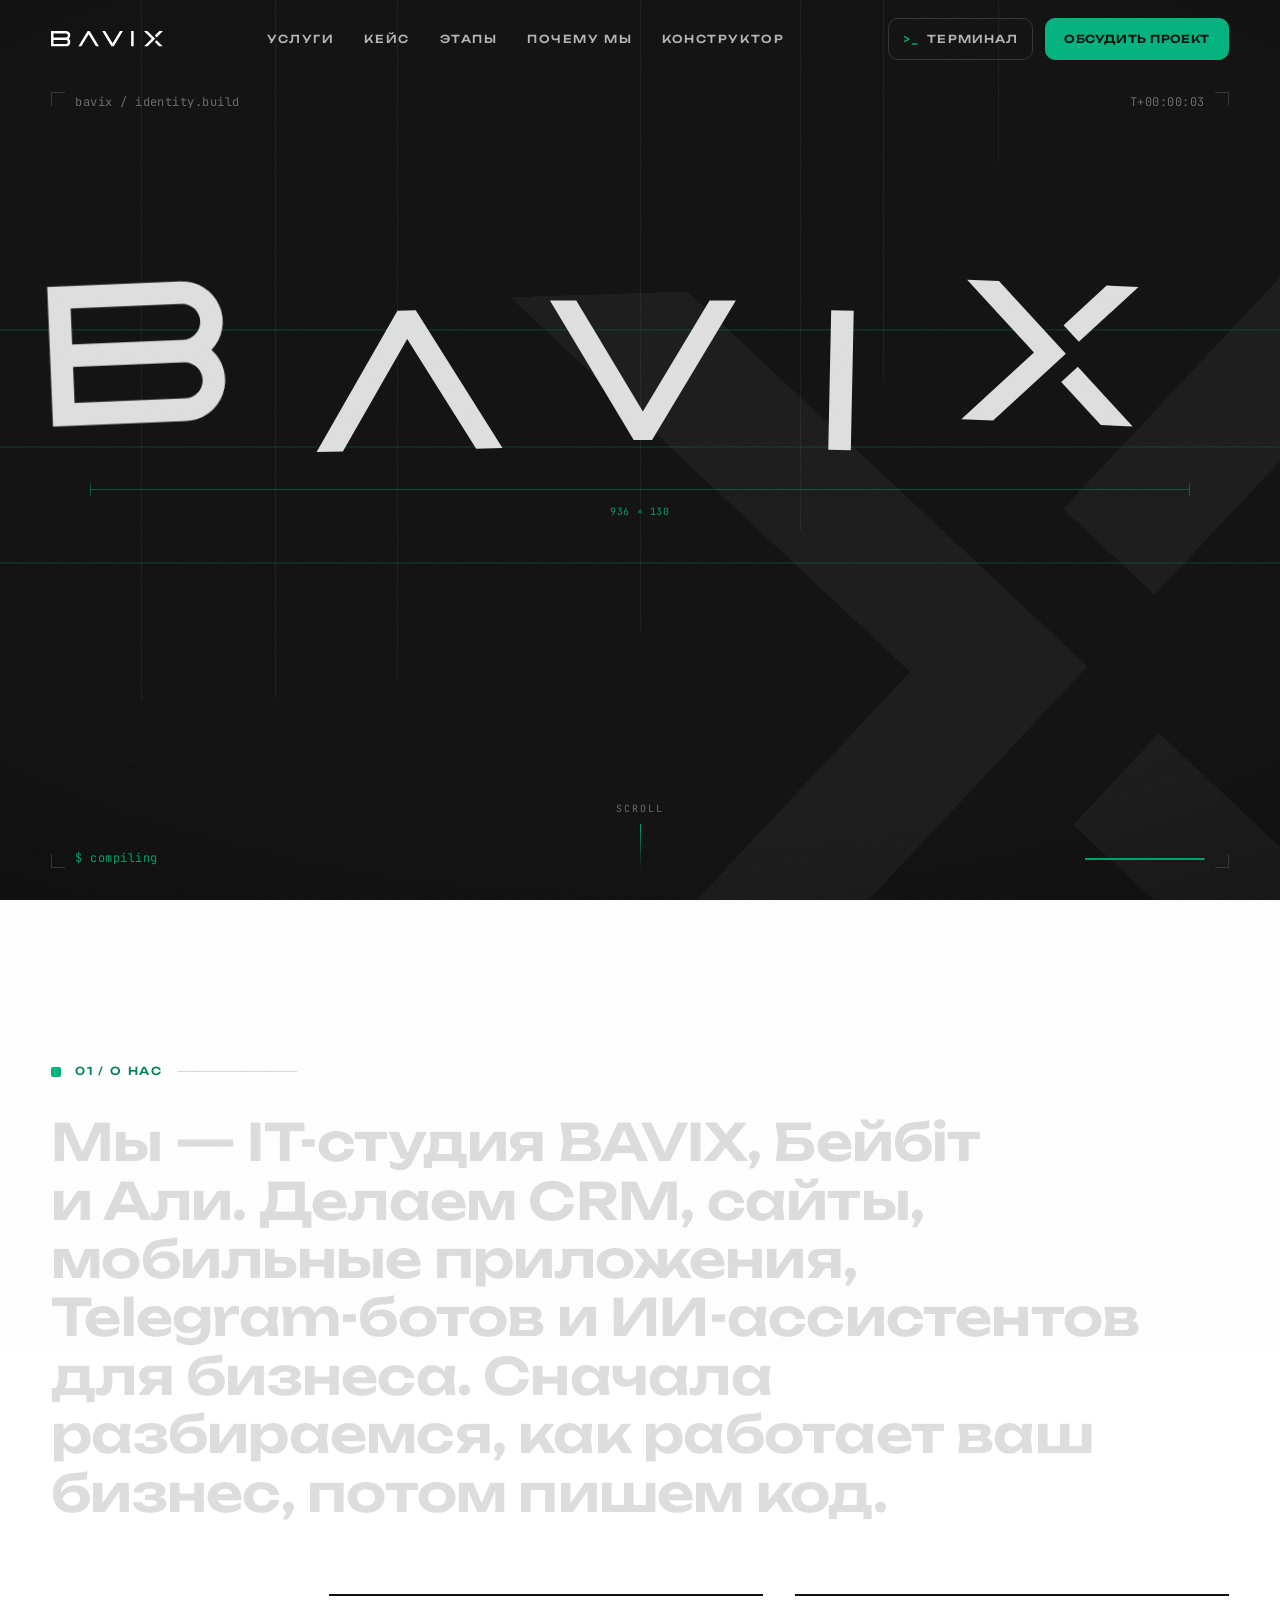
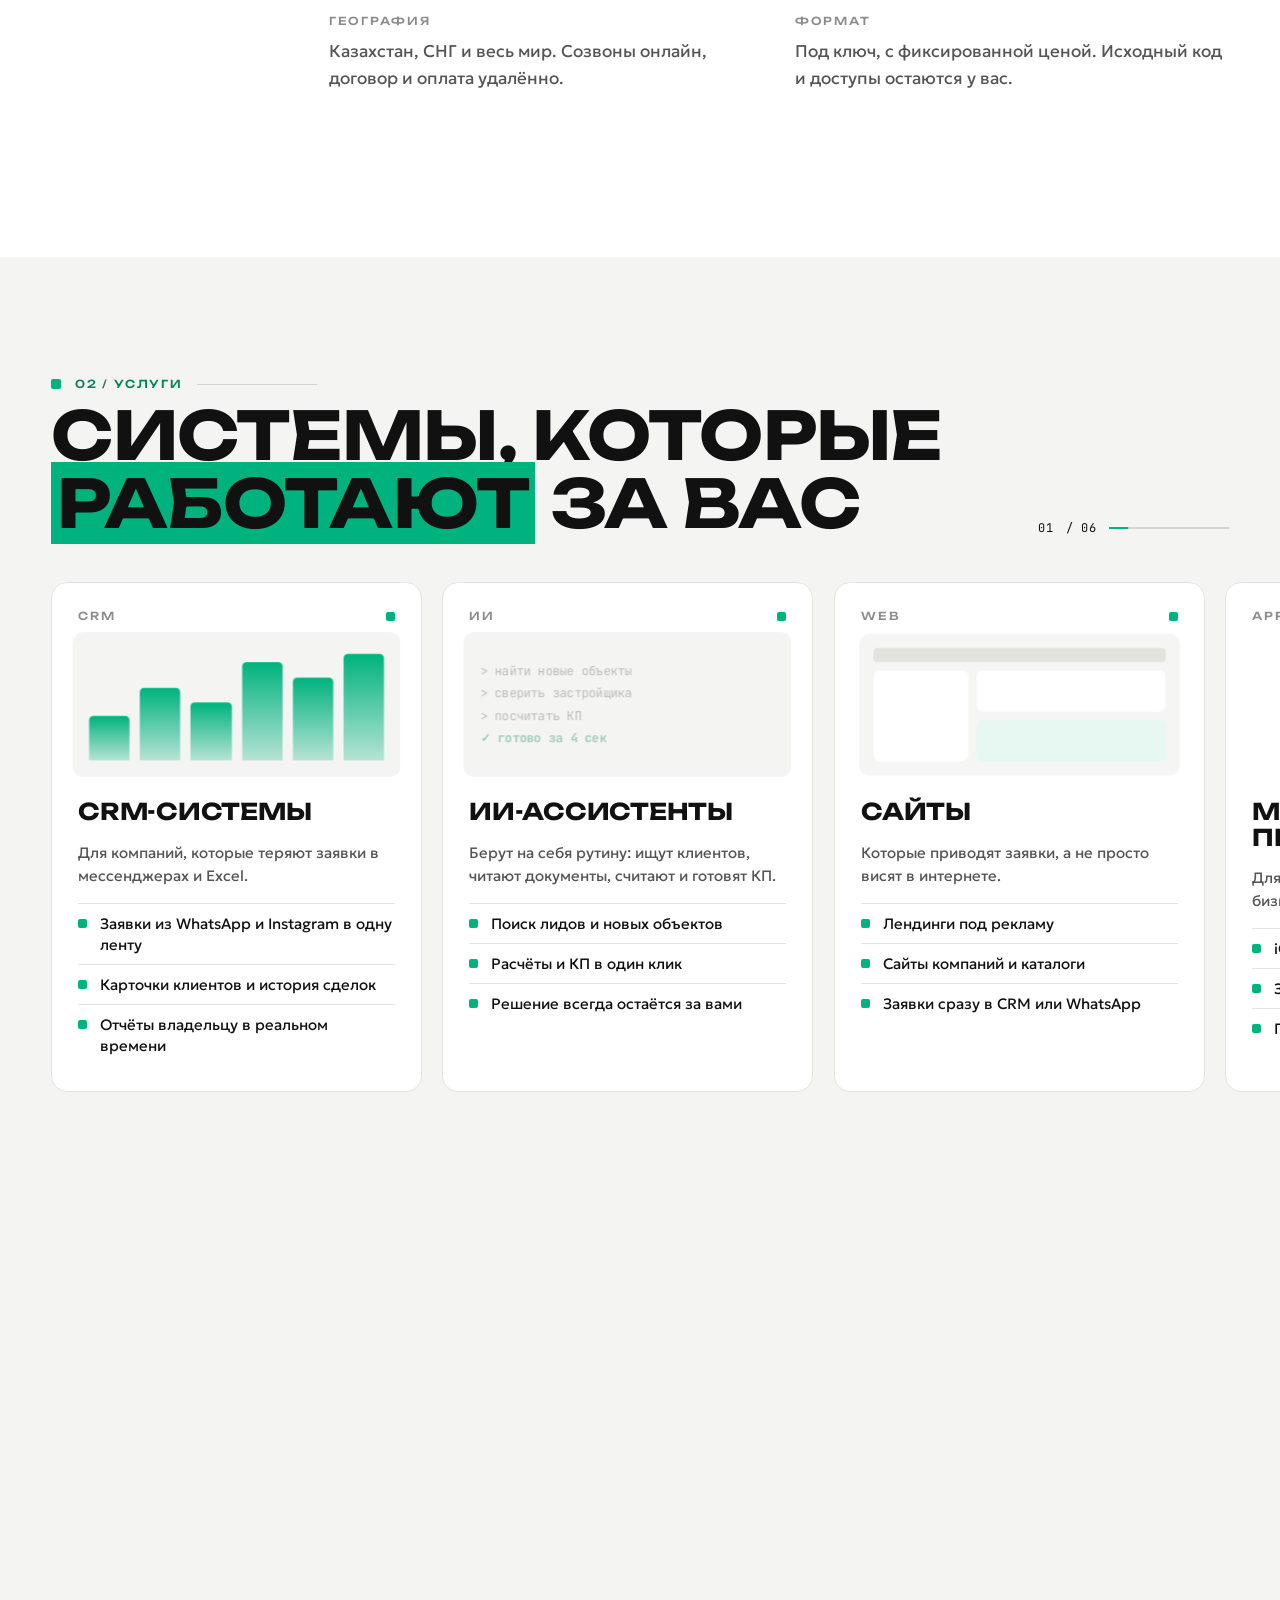
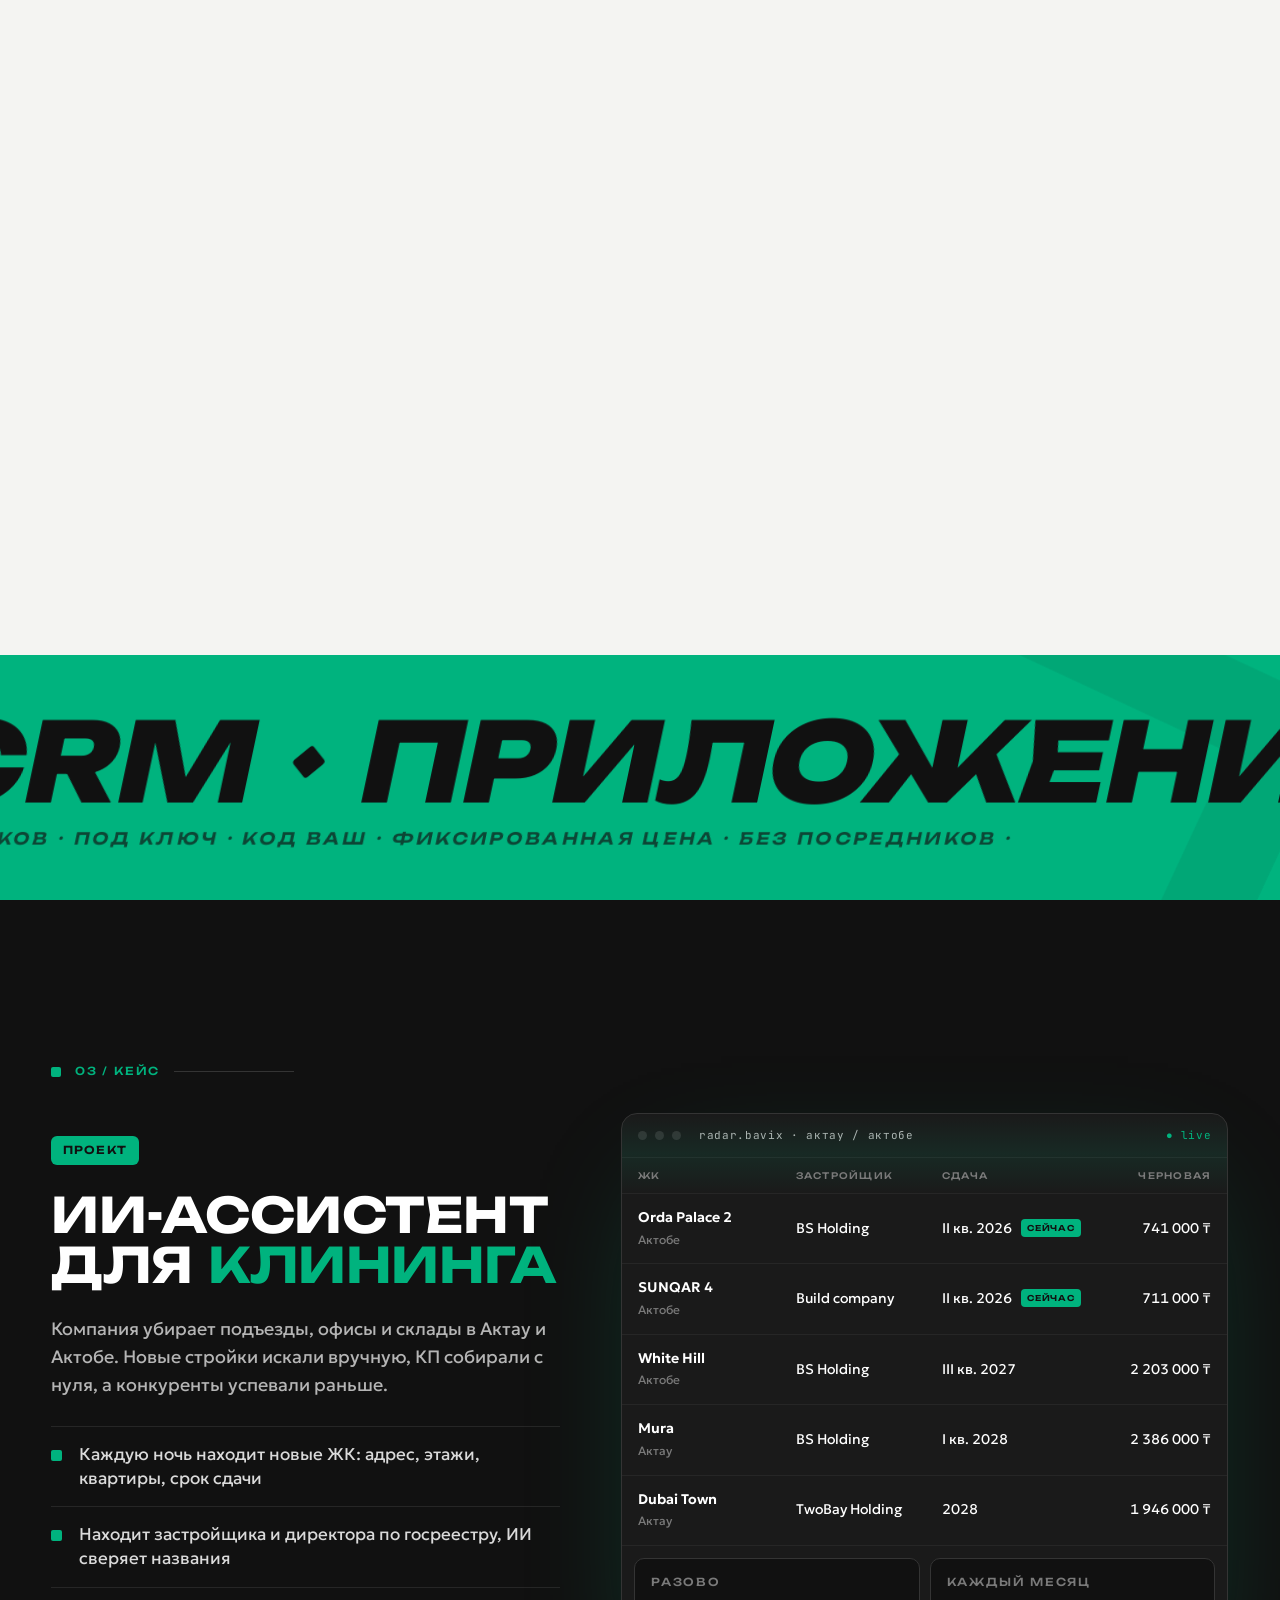
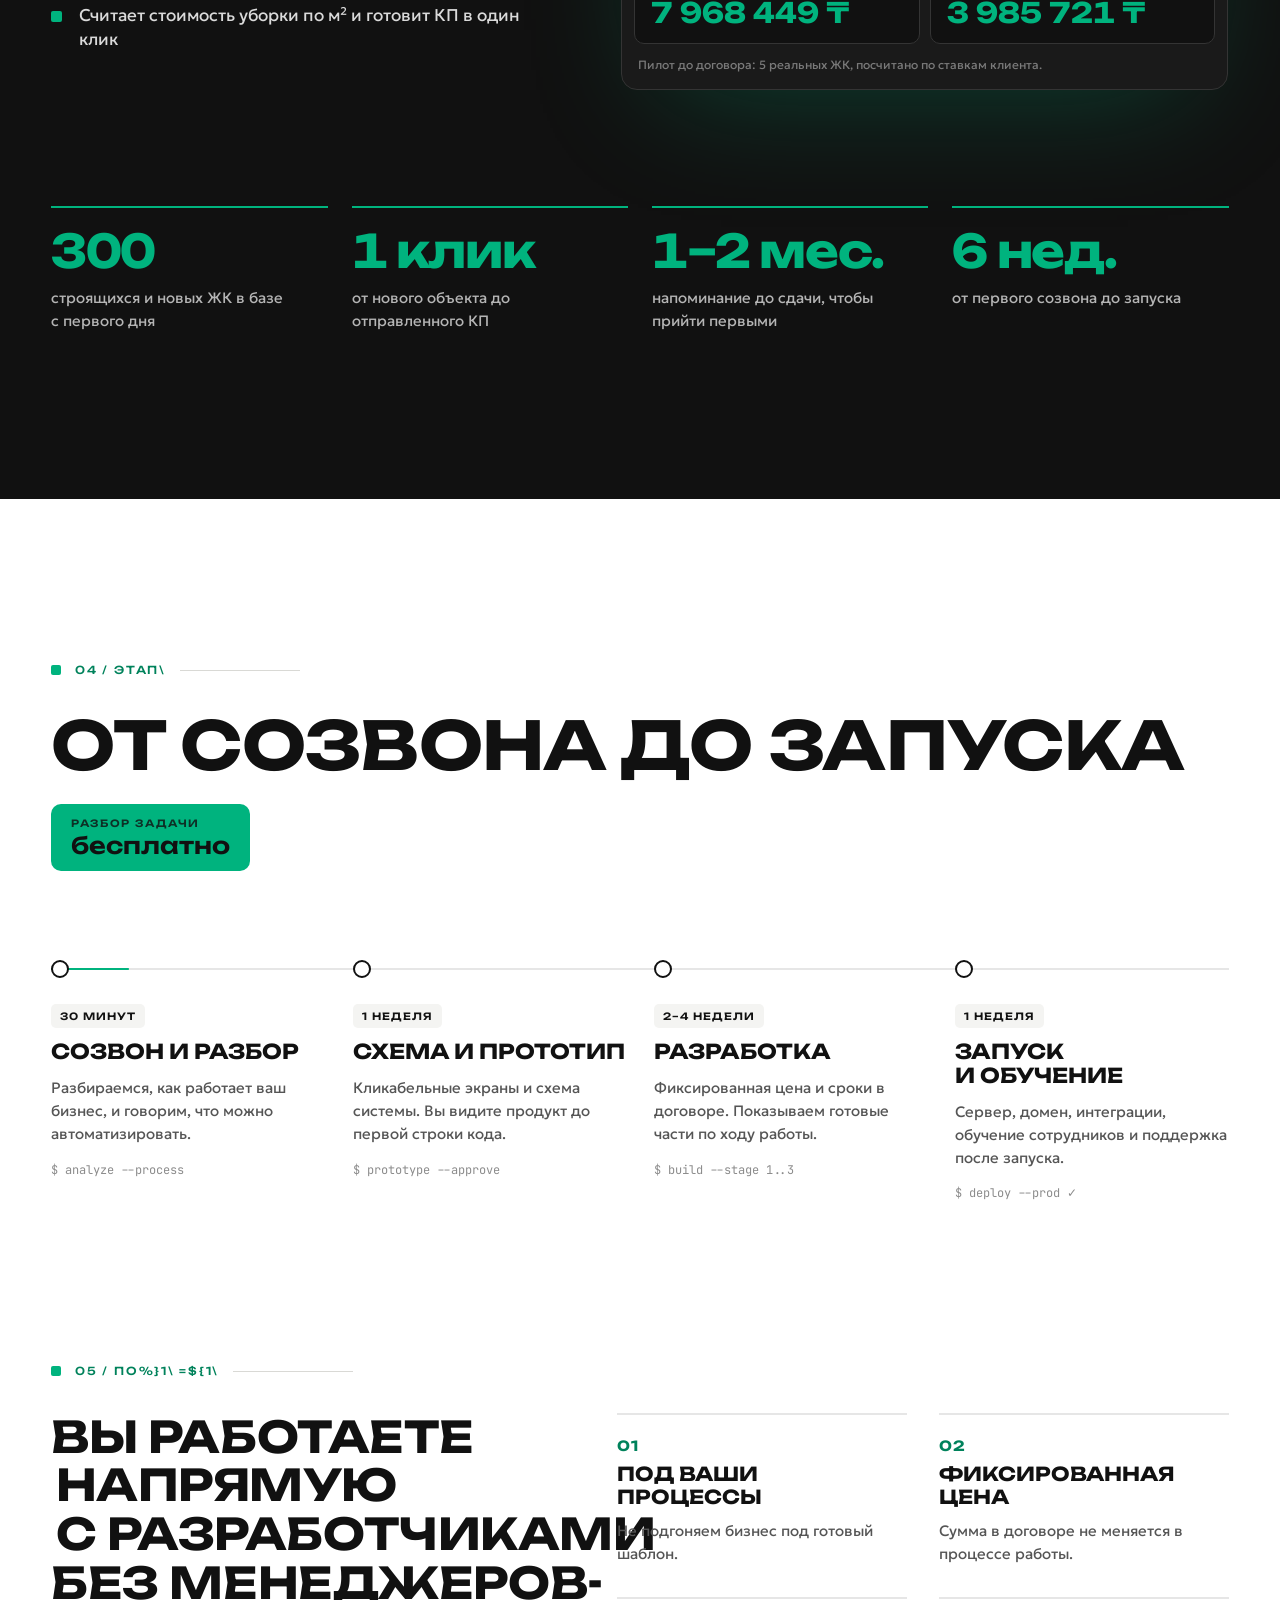
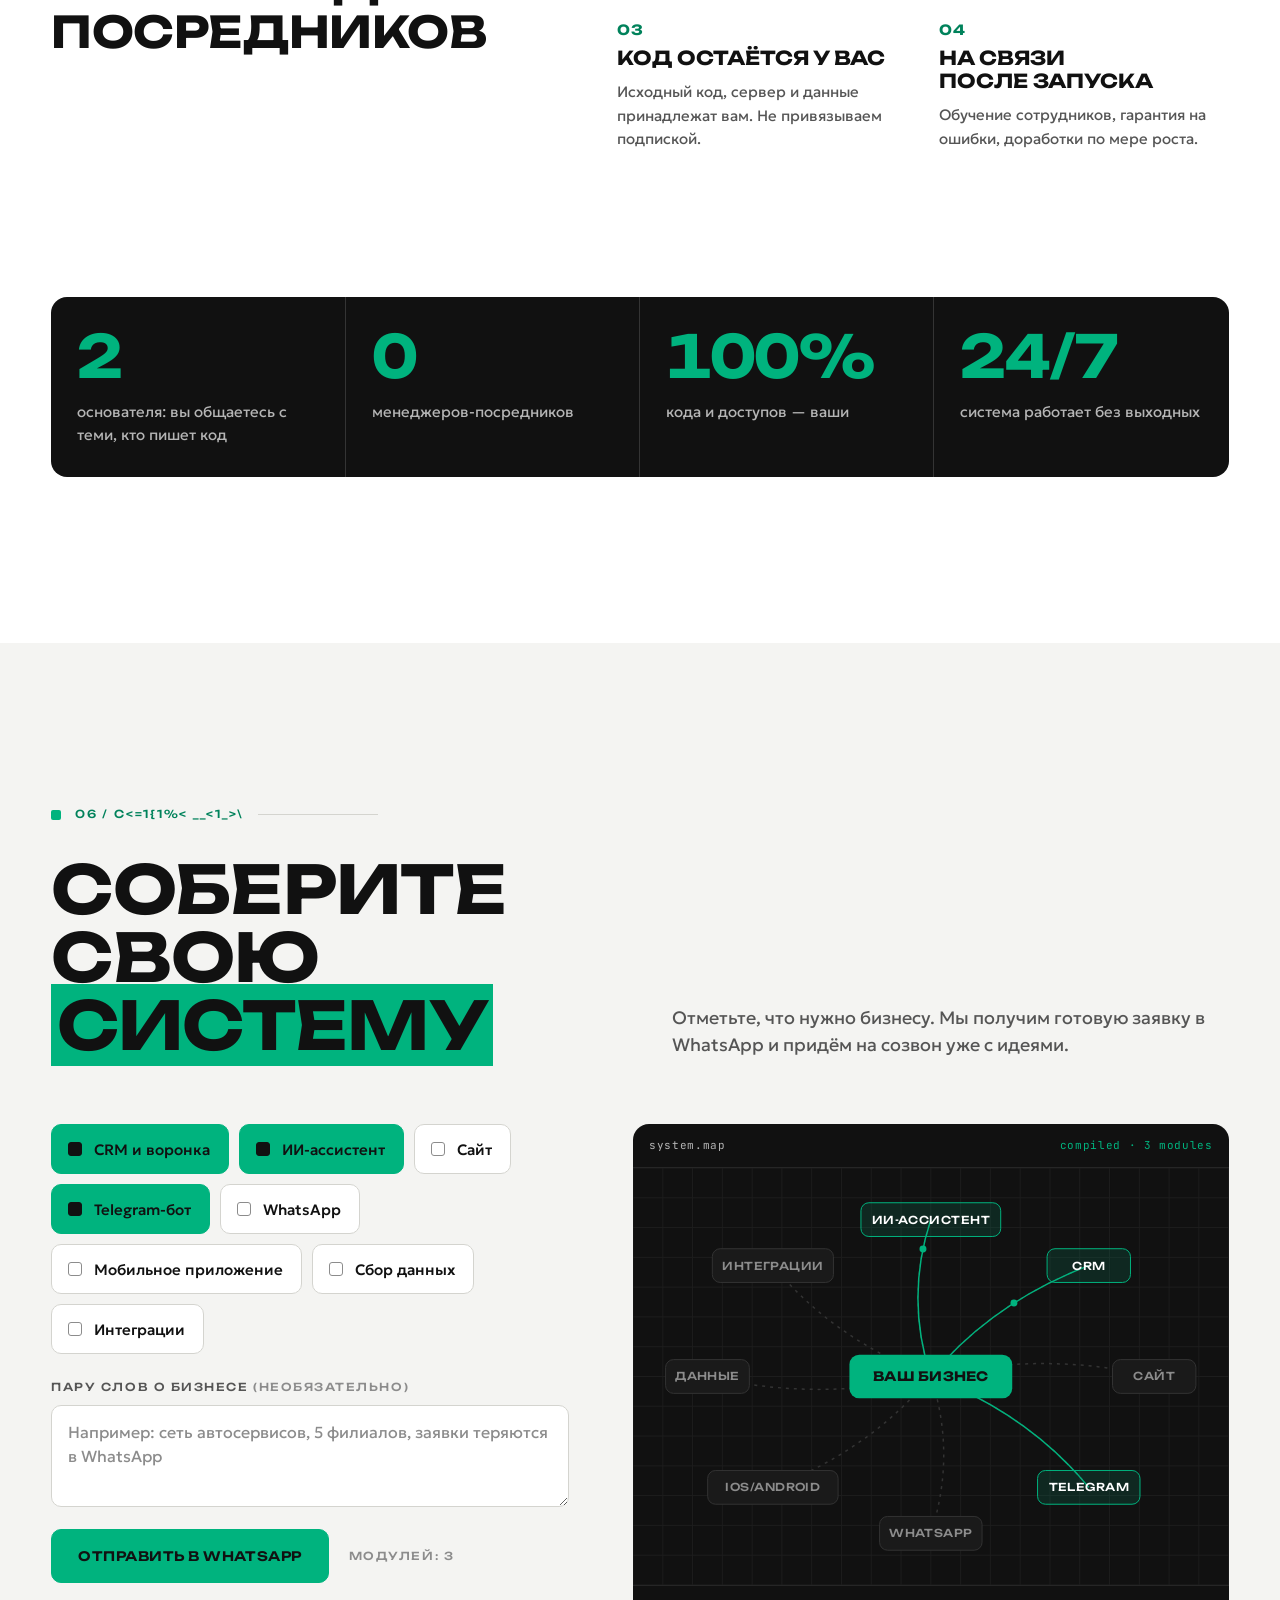
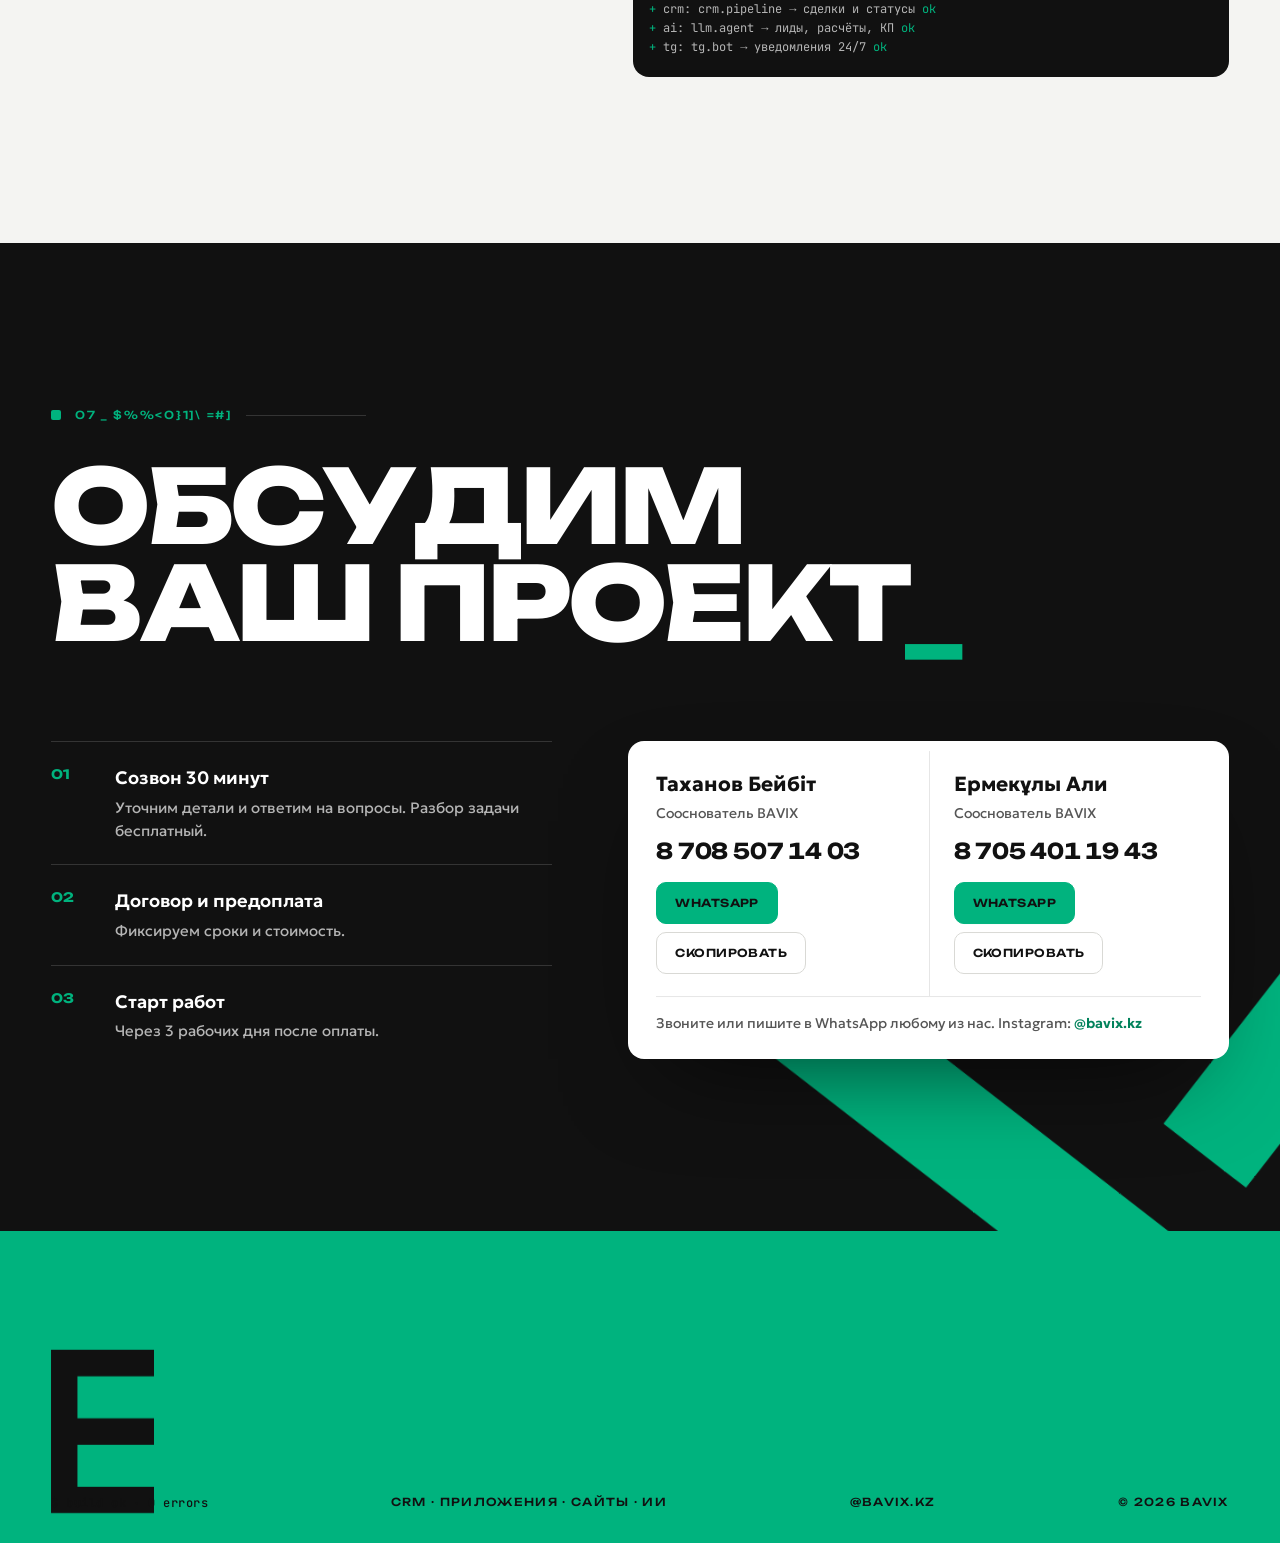
<file: index.html>
<!doctype html>
<html lang="ru">
<head>
<meta charset="utf-8">
<meta name="viewport" content="width=device-width, initial-scale=1, viewport-fit=cover">
<title>BAVIX</title>
<meta name="description" content="BAVIX — IT-студия для бизнеса: CRM, сайты, мобильные приложения, Telegram-боты и ИИ-ассистенты. Работаем по СНГ и миру.">
<meta name="theme-color" content="#111111">
<link rel="preload" href="assets/fonts/Unbounded-Variable.woff2" as="font" type="font/woff2" crossorigin>
<link rel="preload" href="assets/fonts/Geologica-Variable.woff2" as="font" type="font/woff2" crossorigin>
<link rel="stylesheet" href="assets/fonts.css">
<link rel="stylesheet" href="assets/style.css">
</head>
<body class="is-loading">
<!--BODY-START-->
<svg width="0" height="0" style="position:absolute" aria-hidden="true">
  <defs>
    <symbol id="bx" viewBox="0 0 936.2 130"><path fill="currentColor" fill-rule="evenodd" d="M0,0 H124.25 A37.75,37.75 0 0 1 150.37,65 A37.75,37.75 0 0 1 124.25,130 H0 Z M21,21 H124.25 A16.75,16.75 0 0 1 124.25,54.5 H21 Z M21,75.5 H124.25 A16.75,16.75 0 0 1 124.25,109 H21 Z M228.15,130 L306.15,0 L323.25,0 L401.25,130 L376.76,130 L314.7,26.57 L252.64,130 Z M428.15,0 L506.15,130 L523.25,130 L601.25,0 L576.76,0 L514.7,103.43 L452.64,0 Z M670,0 L691,0 L691,130 L670,130 Z M776.5,0 L806.2,0 L871.2,65 L806.2,130 L776.5,130 L841.5,65 Z M906.5,0 L936.2,0 L882.85,53.35 L868,38.5 Z M906.5,130 L936.2,130 L882.85,76.65 L868,91.5 Z"/></symbol>
    <symbol id="ex" viewBox="776.5 0 159.7 130"><path fill="currentColor" d="M776.5,0 L806.2,0 L871.2,65 L806.2,130 L776.5,130 L841.5,65 Z M906.5,0 L936.2,0 L882.85,53.35 L868,38.5 Z M906.5,130 L936.2,130 L882.85,76.65 L868,91.5 Z"/></symbol>
    <symbol id="chev" viewBox="776.5 0 94.7 130"><path fill="currentColor" d="M776.5,0 L806.2,0 L871.2,65 L806.2,130 L776.5,130 L841.5,65 Z"/></symbol>
  </defs>
</svg>

<canvas class="field" id="field" aria-hidden="true"></canvas>
<div class="grain" aria-hidden="true"></div>
<div class="cursor" aria-hidden="true"><span class="cursor__dot"></span><span class="cursor__ring"><span class="cursor__label"></span></span></div>

<header class="nav" id="nav">
  <a class="nav__logo" href="#top" aria-label="BAVIX — наверх"><svg viewBox="0 0 936.2 130"><use href="#bx"/></svg></a>
  <nav class="nav__links" aria-label="Разделы">
    <a href="#services" data-scramble>услуги</a>
    <a href="#case" data-scramble>кейс</a>
    <a href="#process" data-scramble>этапы</a>
    <a href="#why" data-scramble>почему мы</a>
    <a href="#builder" data-scramble>конструктор</a>
  </nav>
  <div class="nav__right">
    <button class="nav__term" id="termOpen" type="button" aria-label="Открыть терминал" data-cursor="cmd"><span>&gt;_</span>терминал</button>
    <a class="btn btn--sm magnetic" href="#contact" data-cursor="↘"><span>Обсудить проект</span></a>
  </div>
</header>

<main id="top">
  <!-- HERO: финальный кадр identity.build -->
  <section class="hero" id="hero" data-theme="dark">
    <svg class="super super--hero" aria-hidden="true"><use href="#ex"/></svg>
    <div class="hero__grid" aria-hidden="true">
      <i style="--x:11%"></i><i style="--x:21.5%"></i><i style="--x:31%"></i><i style="--x:50%"></i><i style="--x:62.5%"></i><i style="--x:69%"></i><i style="--x:78%"></i><i style="--x:89%"></i>
    </div>
    <div class="hud hud--tl"><span class="hud__corner"></span>bavix / identity.build</div>
    <div class="hud hud--tr"><span class="hud__corner"></span><span id="clock">T+00:00:00</span></div>
    <div class="hud hud--bl"><span class="hud__corner"></span><span id="status">$ build ok · 0 errors</span></div>
    <div class="hud hud--br"><span class="hud__corner"></span><span class="hud__bar"><i id="hudbar"></i></span></div>

    <div class="crosshair" aria-hidden="true">
      <i class="crosshair__v"></i><i class="crosshair__h"></i>
      <span class="crosshair__read" id="xy">X 0000 · Y 0000</span>
    </div>

    <div class="terminal" id="terminal" aria-hidden="true"><svg class="terminal__prompt" viewBox="776.5 0 94.7 130"><path fill="currentColor" d="M776.5,0 L806.2,0 L871.2,65 L806.2,130 L776.5,130 L841.5,65 Z"/></svg><span class="terminal__cmd" id="termText"></span><span class="terminal__caret"></span></div>

    <div class="hero__stage">
      <div class="guides" aria-hidden="true">
        <div class="guide guide--cap"><span>CAP +130</span></div>
        <div class="guide guide--mid"><span>MID +65</span></div>
        <div class="guide guide--base"><span>BASE 0</span></div>
      </div>

      <h1 class="hero__logo" id="heroLogo" aria-label="BAVIX">
        <svg viewBox="0 0 1024 130" aria-hidden="true">
          <g class="L" data-depth="1.2">
            <path class="L__fill" fill-rule="evenodd" d="M0,0 H124.25 A37.75,37.75 0 0 1 150.37,65 A37.75,37.75 0 0 1 124.25,130 H0 Z M21,21 H124.25 A16.75,16.75 0 0 1 124.25,54.5 H21 Z M21,75.5 H124.25 A16.75,16.75 0 0 1 124.25,109 H21 Z"/>
            <path class="L__line" d="M0,0 H124.25 A37.75,37.75 0 0 1 150.37,65 A37.75,37.75 0 0 1 124.25,130 H0 Z M21,21 H124.25 A16.75,16.75 0 0 1 124.25,54.5 H21 Z M21,75.5 H124.25 A16.75,16.75 0 0 1 124.25,109 H21 Z"/>
          </g>
          <g class="L" data-depth="-0.8">
            <path class="L__fill" d="M228.15,130 L306.15,0 L323.25,0 L401.25,130 L376.76,130 L314.7,26.57 L252.64,130 Z"/>
            <path class="L__line" d="M228.15,130 L306.15,0 L323.25,0 L401.25,130 L376.76,130 L314.7,26.57 L252.64,130 Z"/>
          </g>
          <g class="L" data-depth="1.6">
            <path class="L__fill" d="M428.15,0 L506.15,130 L523.25,130 L601.25,0 L576.76,0 L514.7,103.43 L452.64,0 Z"/>
            <path class="L__line" d="M428.15,0 L506.15,130 L523.25,130 L601.25,0 L576.76,0 L514.7,103.43 L452.64,0 Z"/>
          </g>
          <g class="L" data-depth="-1.3">
            <path class="L__fill L__i" d="M670,0 L691,0 L691,130 L670,130 Z"/>
            <path class="L__line" d="M670,0 L691,0 L691,130 L670,130 Z"/>
          </g>
          <g class="L" data-depth="0.9">
            <path class="L__fill L__chev" d="M776.5,0 L806.2,0 L871.2,65 L806.2,130 L776.5,130 L841.5,65 Z"/>
            <path class="L__fill L__arm" data-dir="-1" d="M906.5,0 L936.2,0 L882.85,53.35 L868,38.5 Z"/>
            <path class="L__fill L__arm" data-dir="1" d="M906.5,130 L936.2,130 L882.85,76.65 L868,91.5 Z"/>
            <path class="L__line" d="M776.5,0 L806.2,0 L871.2,65 L806.2,130 L776.5,130 L841.5,65 Z M906.5,0 L936.2,0 L882.85,53.35 L868,38.5 Z M906.5,130 L936.2,130 L882.85,76.65 L868,91.5 Z"/>
          </g>
          <rect class="hero__cursor" x="966" y="109" width="58" height="21"/>
        </svg>
        <span class="hero__ghost hero__ghost--r" aria-hidden="true"><svg viewBox="0 0 1024 130"><use href="#bx" width="936.2" height="130"/><rect x="966" y="109" width="58" height="21" fill="currentColor"/></svg></span>
        <span class="hero__ghost hero__ghost--c" aria-hidden="true"><svg viewBox="0 0 1024 130"><use href="#bx" width="936.2" height="130"/><rect x="966" y="109" width="58" height="21" fill="currentColor"/></svg></span>
      </h1>

      <div class="dimension" aria-hidden="true"><i></i><span>936 × 130</span></div>
      <p class="hero__tag" id="heroTag">crm <b>·</b> приложения <b>·</b> сайты <b>·</b> ии-ассистенты</p>
    </div>

    <a class="hero__scroll" href="#manifest" data-cursor="↓"><span>scroll</span><i></i></a>
  </section>

  <!-- 01 О НАС -->
  <section class="section manifest" id="manifest" data-theme="light">
    <div class="label"><span data-scramble>01 / о нас</span></div>
    <p class="manifest__text" id="manifestText">Мы&nbsp;— IT-студия BAVIX, Бейбіт и&nbsp;Али. Делаем CRM, сайты, мобильные приложения, Telegram-ботов и&nbsp;ИИ-ассистентов для бизнеса. Сначала разбираемся, как работает ваш бизнес, потом пишем код.</p>
    <div class="manifest__meta">
      <div><span class="kicker">география</span><p>Казахстан, СНГ и&nbsp;весь мир. Созвоны онлайн, договор и&nbsp;оплата удалённо.</p></div>
      <div><span class="kicker">формат</span><p>Под ключ, с&nbsp;фиксированной ценой. Исходный код и&nbsp;доступы остаются у&nbsp;вас.</p></div>
    </div>
  </section>

  <!-- 02 УСЛУГИ -->
  <section class="services" id="services" data-theme="ash">
    <div class="services__pin">
      <div class="services__head">
        <div class="label"><span data-scramble>02 / услуги</span></div>
        <h2 class="h2">Системы, которые <em>работают</em> за&nbsp;вас</h2>
        <div class="services__progress mono"><span id="svcCount">01</span> / 06 <i><b id="svcBar"></b></i></div>
      </div>
      <div class="services__track" id="svcTrack">
        <article class="card tilt" data-cursor="drag">
          <div class="card__top"><span class="kicker">crm</span><span class="card__ping"></span></div>
          <div class="card__viz viz-crm" aria-hidden="true"><i style="--h:40%"></i><i style="--h:65%"></i><i style="--h:52%"></i><i style="--h:88%"></i><i style="--h:74%"></i><i style="--h:96%"></i></div>
          <h3>CRM-системы</h3>
          <p>Для компаний, которые теряют заявки в мессенджерах и Excel.</p>
          <ul class="ticks"><li>Заявки из WhatsApp и Instagram в одну ленту</li><li>Карточки клиентов и история сделок</li><li>Отчёты владельцу в реальном времени</li></ul>
        </article>
        <article class="card tilt" data-cursor="drag">
          <div class="card__top"><span class="kicker">ии</span><span class="card__ping"></span></div>
          <div class="card__viz viz-ai" aria-hidden="true"><span>&gt; найти новые объекты</span><span>&gt; сверить застройщика</span><span>&gt; посчитать КП</span><span class="ok">✓ готово за 4 сек</span></div>
          <h3>ИИ-ассистенты</h3>
          <p>Берут на себя рутину: ищут клиентов, читают документы, считают и готовят КП.</p>
          <ul class="ticks"><li>Поиск лидов и новых объектов</li><li>Расчёты и КП в один клик</li><li>Решение всегда остаётся за вами</li></ul>
        </article>
        <article class="card tilt" data-cursor="drag">
          <div class="card__top"><span class="kicker">web</span><span class="card__ping"></span></div>
          <div class="card__viz viz-web" aria-hidden="true"><b></b><i></i><i></i><i class="s"></i></div>
          <h3>Сайты</h3>
          <p>Которые приводят заявки, а&nbsp;не просто висят в интернете.</p>
          <ul class="ticks"><li>Лендинги под рекламу</li><li>Сайты компаний и каталоги</li><li>Заявки сразу в CRM или WhatsApp</li></ul>
        </article>
        <article class="card tilt" data-cursor="drag">
          <div class="card__top"><span class="kicker">app</span><span class="card__ping"></span></div>
          <div class="card__viz viz-app" aria-hidden="true"><b><i></i><i></i><i></i></b><b><i></i><i></i><i></i></b></div>
          <h3>Мобильные приложения</h3>
          <p>Для клиентов и сотрудников вашего бизнеса.</p>
          <ul class="ticks"><li>iOS и Android</li><li>Заказы, записи, оплаты, уведомления</li><li>Публикация в App Store и Google Play</li></ul>
        </article>
        <article class="card tilt" data-cursor="drag">
          <div class="card__top"><span class="kicker">bots</span><span class="card__ping"></span></div>
          <div class="card__viz viz-bot" aria-hidden="true"><span class="in">Новая заявка с сайта</span><span class="out">Взять в работу</span><span class="in">Клиенту отправлено ✓</span></div>
          <h3>Telegram-боты</h3>
          <p>Заявки, уведомления и ответы клиентам прямо в мессенджере.</p>
          <ul class="ticks"><li>Уведомления команде 24/7</li><li>Приём заявок и записей</li><li>Связка с CRM и сайтом</li></ul>
        </article>
        <article class="card tilt" data-cursor="drag">
          <div class="card__top"><span class="kicker">data</span><span class="card__ping"></span></div>
          <div class="card__viz viz-data" aria-hidden="true"><span class="radar"></span></div>
          <h3>Сбор данных</h3>
          <p>Радары, которые каждую ночь проверяют сайты, каталоги и госреестры.</p>
          <ul class="ticks"><li>Мониторинг новых объектов</li><li>Сверка с госреестром</li><li>Только новое и важное</li></ul>
        </article>
      </div>
    </div>
  </section>

  <!-- МАРКИ: изумрудный «стоппер» -->
  <div class="marquee" data-theme="em" aria-hidden="true">
    <svg class="super super--marquee"><use href="#chev"/></svg>
    <div class="marquee__row" id="marquee1"><span>crm<b></b>приложения<b></b>сайты<b></b>ии-ассистенты<b></b>боты<b></b></span><span>crm<b></b>приложения<b></b>сайты<b></b>ии-ассистенты<b></b>боты<b></b></span></div>
    <div class="marquee__row marquee__row--alt" id="marquee2"><span>под ключ · код ваш · фиксированная цена · без посредников · </span><span>под ключ · код ваш · фиксированная цена · без посредников · </span></div>
  </div>

  <!-- 03 КЕЙС -->
  <section class="section case" id="case" data-theme="dark">
    <div class="label"><span data-scramble>03 / кейс</span></div>
    <div class="case__grid">
      <div class="case__copy">
        <span class="pill">проект</span>
        <h2 class="h2">ИИ-ассистент для&nbsp;<em>клининга</em></h2>
        <p class="lead">Компания убирает подъезды, офисы и склады в Актау и Актобе. Новые стройки искали вручную, КП собирали с нуля, а конкуренты успевали раньше.</p>
        <ul class="ticks ticks--lg">
          <li>Каждую ночь находит новые ЖК: адрес, этажи, квартиры, срок сдачи</li>
          <li>Находит застройщика и директора по госреестру, ИИ сверяет названия</li>
          <li>Считает стоимость уборки по м² и готовит КП в один клик</li>
        </ul>
      </div>

      <div class="app tilt tilt--soft" id="app">
        <div class="app__bar"><i></i><i></i><i></i><span class="mono">radar.bavix · актау / актобе</span><span class="app__live mono">● live</span></div>
        <div class="app__scan" aria-hidden="true"></div>
        <div class="app__table" role="table" aria-label="Объекты, найденные в пилоте">
          <div class="app__row app__row--head" role="row"><span role="columnheader">ЖК</span><span role="columnheader">застройщик</span><span role="columnheader">сдача</span><span role="columnheader" class="r">черновая</span></div>
          <div class="app__row" role="row"><span role="cell"><b>Orda Palace 2</b><small>Актобе</small></span><span role="cell">BS Holding</span><span role="cell">II кв. 2026 <em>сейчас</em></span><span role="cell" class="r">741 000 ₸</span></div>
          <div class="app__row" role="row"><span role="cell"><b>SUNQAR 4</b><small>Актобе</small></span><span role="cell">Build company</span><span role="cell">II кв. 2026 <em>сейчас</em></span><span role="cell" class="r">711 000 ₸</span></div>
          <div class="app__row" role="row"><span role="cell"><b>White Hill</b><small>Актобе</small></span><span role="cell">BS Holding</span><span role="cell">III кв. 2027</span><span role="cell" class="r">2 203 000 ₸</span></div>
          <div class="app__row" role="row"><span role="cell"><b>Mura</b><small>Актау</small></span><span role="cell">BS Holding</span><span role="cell">I кв. 2028</span><span role="cell" class="r">2 386 000 ₸</span></div>
          <div class="app__row" role="row"><span role="cell"><b>Dubai Town</b><small>Актау</small></span><span role="cell">TwoBay Holding</span><span role="cell">2028</span><span role="cell" class="r">1 946 000 ₸</span></div>
        </div>
        <div class="app__totals">
          <div><span class="kicker">разово</span><b><span class="count" data-to="7987000">7 987 000</span> ₸</b></div>
          <div><span class="kicker">каждый месяц</span><b><span class="count" data-to="3995000">3 995 000</span> ₸</b></div>
        </div>
        <p class="app__note">Пилот до договора: 5 реальных ЖК, посчитано по ставкам клиента.</p>
      </div>
    </div>

    <div class="stats">
      <div class="stat"><b><span class="count" data-to="300">300</span></b><p>строящихся и новых ЖК в базе с первого дня</p></div>
      <div class="stat"><b>1&nbsp;клик</b><p>от нового объекта до отправленного КП</p></div>
      <div class="stat"><b>1–2&nbsp;мес.</b><p>напоминание до сдачи, чтобы прийти первыми</p></div>
      <div class="stat"><b><span class="count" data-to="6">6</span>&nbsp;нед.</b><p>от первого созвона до запуска</p></div>
    </div>
  </section>

  <!-- 04 ЭТАПЫ -->
  <section class="section process" id="process" data-theme="light">
    <div class="process__head">
      <div>
        <div class="label"><span data-scramble>04 / этапы</span></div>
        <h2 class="h2">От созвона до&nbsp;запуска</h2>
      </div>
      <div class="pill pill--big"><small>разбор задачи</small>бесплатно</div>
    </div>
    <div class="timeline" id="timeline">
      <div class="timeline__rail" aria-hidden="true"><i id="rail"></i></div>
      <ol class="timeline__list">
        <li class="tstep"><span class="tstep__dot"></span><span class="tstep__n">30 минут</span><h3>Созвон и&nbsp;разбор</h3><p>Разбираемся, как работает ваш бизнес, и говорим, что можно автоматизировать.</p><code>$ analyze --process</code></li>
        <li class="tstep"><span class="tstep__dot"></span><span class="tstep__n">1 неделя</span><h3>Схема и&nbsp;прототип</h3><p>Кликабельные экраны и схема системы. Вы видите продукт до первой строки кода.</p><code>$ prototype --approve</code></li>
        <li class="tstep"><span class="tstep__dot"></span><span class="tstep__n">2–4 недели</span><h3>Разработка</h3><p>Фиксированная цена и сроки в договоре. Показываем готовые части по ходу работы.</p><code>$ build --stage 1..3</code></li>
        <li class="tstep"><span class="tstep__dot"></span><span class="tstep__n">1 неделя</span><h3>Запуск и&nbsp;обучение</h3><p>Сервер, домен, интеграции, обучение сотрудников и поддержка после запуска.</p><code>$ deploy --prod ✓</code></li>
      </ol>
    </div>
  </section>

  <!-- 05 ПОЧЕМУ -->
  <section class="section why" id="why" data-theme="light">
    <div class="label"><span data-scramble>05 / почему bavix</span></div>
    <div class="why__grid">
      <h2 class="why__big">Вы работаете <mark>напрямую с&nbsp;разработчиками</mark> без&nbsp;менеджеров-посредников</h2>
      <div class="why__list">
        <div class="why__item"><span class="why__n">01</span><h3>Под ваши процессы</h3><p>Не подгоняем бизнес под готовый шаблон.</p></div>
        <div class="why__item"><span class="why__n">02</span><h3>Фиксированная цена</h3><p>Сумма в договоре не меняется в процессе работы.</p></div>
        <div class="why__item"><span class="why__n">03</span><h3>Код остаётся у вас</h3><p>Исходный код, сервер и данные принадлежат вам. Не привязываем подпиской.</p></div>
        <div class="why__item"><span class="why__n">04</span><h3>На связи после запуска</h3><p>Обучение сотрудников, гарантия на ошибки, доработки по мере роста.</p></div>
      </div>
    </div>
    <div class="nums" data-theme="dark">
      <div><b><span class="count" data-to="2">2</span></b><span>основателя: вы общаетесь с теми, кто пишет код</span></div>
      <div><b><span class="count" data-to="0">0</span></b><span>менеджеров-посредников</span></div>
      <div><b><span class="count" data-to="100">100</span>%</b><span>кода и доступов — ваши</span></div>
      <div><b>24/7</b><span>система работает без выходных</span></div>
    </div>
  </section>

  <!-- 06 КОНСТРУКТОР -->
  <section class="section builder" id="builder" data-theme="ash">
    <div class="label"><span data-scramble>06 / соберите систему</span></div>
    <div class="builder__head">
      <h2 class="h2">Соберите свою <em>систему</em></h2>
      <p class="lead">Отметьте, что нужно бизнесу. Мы получим готовую заявку в WhatsApp и придём на созвон уже с идеями.</p>
    </div>
    <div class="builder__grid">
      <div class="builder__pick">
        <div class="chips" id="chips" role="group" aria-label="Модули системы">
          <button type="button" class="chip" aria-pressed="true" data-mod="crm">CRM и воронка</button>
          <button type="button" class="chip" aria-pressed="true" data-mod="ai">ИИ-ассистент</button>
          <button type="button" class="chip" aria-pressed="false" data-mod="web">Сайт</button>
          <button type="button" class="chip" aria-pressed="true" data-mod="tg">Telegram-бот</button>
          <button type="button" class="chip" aria-pressed="false" data-mod="wa">WhatsApp</button>
          <button type="button" class="chip" aria-pressed="false" data-mod="app">Мобильное приложение</button>
          <button type="button" class="chip" aria-pressed="false" data-mod="data">Сбор данных</button>
          <button type="button" class="chip" aria-pressed="false" data-mod="int">Интеграции</button>
        </div>
        <label class="field-label" for="bizNote">Пару слов о бизнесе <span>(необязательно)</span></label>
        <textarea id="bizNote" class="note" rows="3" placeholder="Например: сеть автосервисов, 5 филиалов, заявки теряются в WhatsApp"></textarea>
        <div class="builder__send">
          <a class="btn magnetic" id="builderSend" href="https://wa.me/77085071403" target="_blank" rel="noopener" data-cursor="wa"><span>Отправить в WhatsApp</span></a>
          <span class="kicker" id="modCount">модулей: 3</span>
        </div>
      </div>
      <div class="scheme" data-theme="dark" aria-hidden="true">
        <div class="scheme__bar mono"><span>system.map</span><span id="schemeStatus">compiled · 3 modules</span></div>
        <svg class="scheme__svg" id="scheme" viewBox="0 0 600 420"></svg>
        <pre class="scheme__log" id="schemeLog"></pre>
      </div>
    </div>
  </section>

  <!-- 07 КОНТАКТ -->
  <section class="section contact" id="contact" data-theme="dark">
    <svg class="super super--contact" aria-hidden="true"><use href="#ex"/></svg>
    <div class="label"><span data-scramble>07 / следующий шаг</span></div>
    <h2 class="contact__title">Обсудим ваш проект<span class="blink">_</span></h2>
    <div class="contact__grid">
      <ol class="next">
        <li><span class="next__n">01</span><div><b>Созвон 30 минут</b><p>Уточним детали и ответим на вопросы. Разбор задачи бесплатный.</p></div></li>
        <li><span class="next__n">02</span><div><b>Договор и предоплата</b><p>Фиксируем сроки и стоимость.</p></div></li>
        <li><span class="next__n">03</span><div><b>Старт работ</b><p>Через 3 рабочих дня после оплаты.</p></div></li>
      </ol>
      <div class="people" data-theme="light">
        <div class="person">
          <h3>Таханов Бейбіт</h3>
          <span class="person__role">Сооснователь BAVIX</span>
          <p class="person__phone" id="ph1">8 708 507 14 03</p>
          <div class="person__actions">
            <a class="btn btn--sm magnetic" href="https://wa.me/77085071403" target="_blank" rel="noopener" data-cursor="wa"><span>WhatsApp</span></a>
            <button class="btn btn--sm btn--ghost copy" type="button" data-copy="ph1" data-cursor="copy"><span>Скопировать</span></button>
          </div>
        </div>
        <div class="person">
          <h3>Ермекұлы Али</h3>
          <span class="person__role">Сооснователь BAVIX</span>
          <p class="person__phone" id="ph2">8 705 401 19 43</p>
          <div class="person__actions">
            <a class="btn btn--sm magnetic" href="https://wa.me/77054011943" target="_blank" rel="noopener" data-cursor="wa"><span>WhatsApp</span></a>
            <button class="btn btn--sm btn--ghost copy" type="button" data-copy="ph2" data-cursor="copy"><span>Скопировать</span></button>
          </div>
        </div>
        <p class="people__note">Звоните или пишите в WhatsApp любому из нас. Instagram: <a href="https://instagram.com/bavix.kz" target="_blank" rel="noopener">@bavix.kz</a></p>
      </div>
    </div>
  </section>
</main>

<footer class="footer" data-theme="em">
  <div class="footer__logo" id="footLogo"><svg viewBox="0 0 936.2 130" role="img" aria-label="BAVIX"><use href="#bx"/></svg></div>
  <div class="footer__row">
    <span class="mono">$ build ok · 0 errors</span>
    <span>CRM · приложения · сайты · ИИ</span>
    <a href="https://instagram.com/bavix.kz" target="_blank" rel="noopener">@bavix.kz</a>
    <span>© 2026 BAVIX</span>
  </div>
</footer>

<div class="dock" id="dock" aria-hidden="true"><span class="dock__sec" id="dockSec">старт</span><i><b id="dockBar"></b></i><span id="dockPct">00%</span></div>

<div class="console" id="console" role="dialog" aria-modal="false" aria-label="Терминал BAVIX" hidden>
  <div class="console__bar mono"><span>bavix — terminal</span><button type="button" id="termClose" aria-label="Закрыть терминал">esc ✕</button></div>
  <div class="console__out" id="termOut" aria-live="polite"></div>
  <form class="console__in" id="termForm" autocomplete="off">
    <label for="termInput">bavix:~$</label>
    <input id="termInput" type="text" spellcheck="false" autocapitalize="off" placeholder="help">
  </form>
</div>

<script src="assets/vendor/gsap.min.js"></script>
<script src="assets/vendor/ScrollTrigger.min.js"></script>
<script src="assets/vendor/lenis.min.js"></script>
<script src="assets/main.js"></script>
<!--BODY-END-->
</body>
</html>
</file>
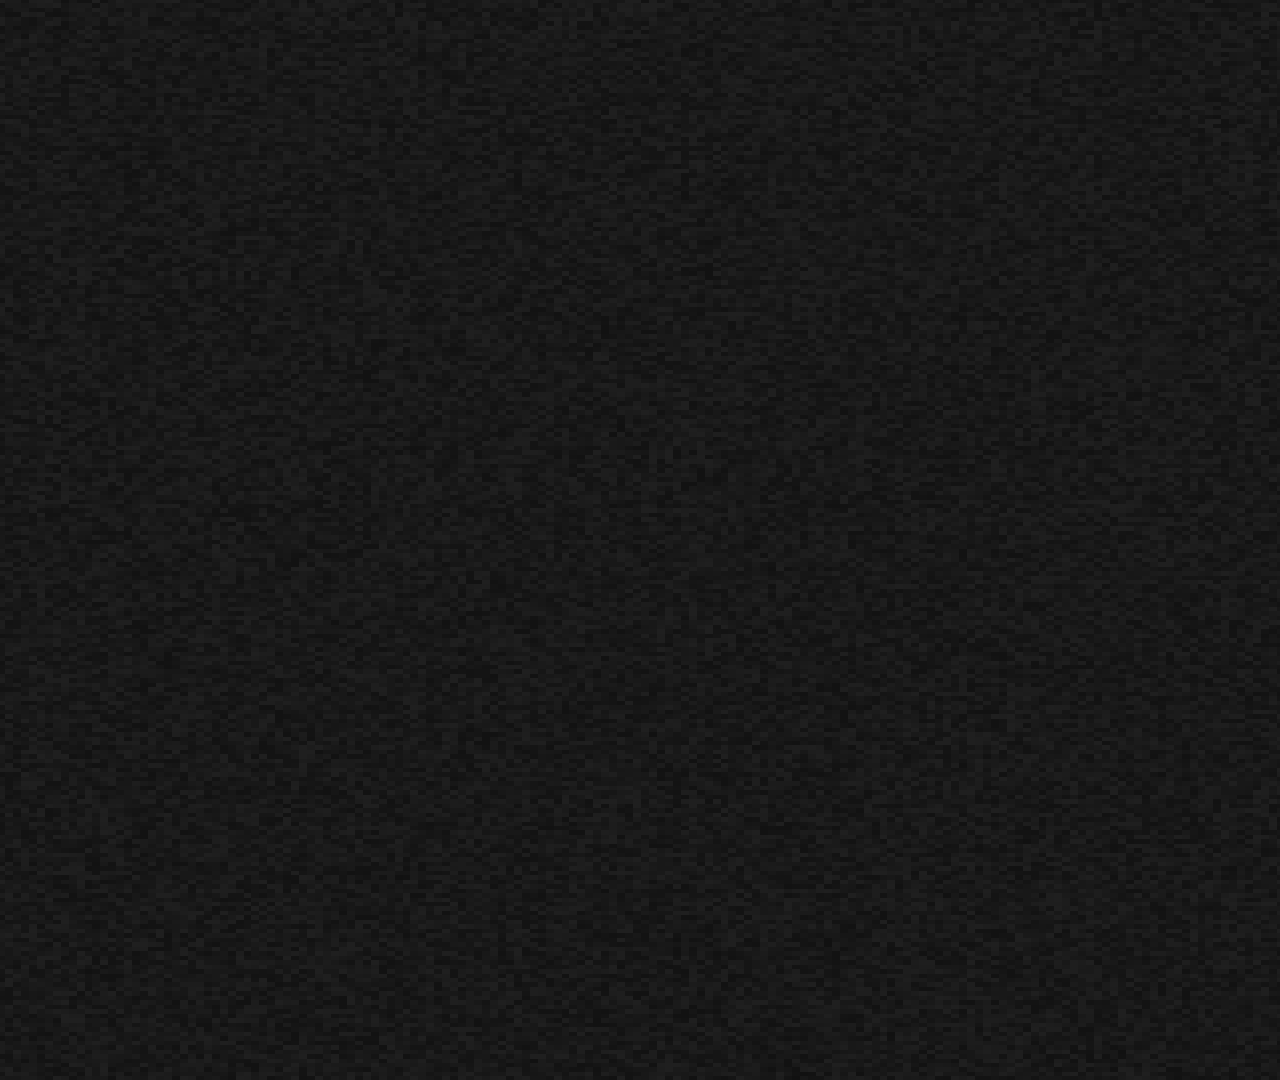
<file: motion/logo-intro/index.html>
<!doctype html>
<html lang="ru">
<head>
<meta charset="utf-8">
<title>BAVIX identity.build</title>
<!--
  Интро логотипа BAVIX. Каждый кадр — чистая функция времени render(t), поэтому рендер покадрово точный.
  Параметры: ?w=1920&h=1080&end=em|dark&t=5.25 (t замораживает кадр для скриншота).
  Тайминг совпадает со звуком оригинального ролика: щелчки 0.95–1.8, удар 2.25, главный удар 5.25, волна 7.0–7.6.
-->
<style>
  @font-face { font-family: "Unbounded"; src: url("../../assets/fonts/Unbounded-Variable.woff2") format("woff2"); font-weight: 200 900; }
  @font-face { font-family: "JBM"; src: url("../../assets/fonts/jetbrains-mono-latin-400-normal.woff2") format("woff2"); font-weight: 400; }
  @font-face { font-family: "JBM"; src: url("../../assets/fonts/jetbrains-mono-cyrillic-400-normal.woff2") format("woff2"); font-weight: 400; unicode-range: U+0400-045F; }
  :root { --em: #00B37E; --ink: #111111; --white: #F4F4F2; --mute: #8C8C8C; --red: #ff3b5c; --cyan: #36e2ff; }
  * { box-sizing: border-box; margin: 0; padding: 0; }
  html, body { background: #000; overflow: hidden; }
  #stage { position: relative; overflow: hidden; background: var(--ink); color: var(--white); }
  .abs { position: absolute; left: 0; top: 0; }
  .layer { position: absolute; inset: 0; }
  #grain { position: absolute; inset: 0; opacity: .06; mix-blend-mode: screen; pointer-events: none; }
  #vignette { position: absolute; inset: 0; background: radial-gradient(120% 95% at 50% 48%, transparent 52%, rgba(0,0,0,.55) 100%); }
  .vline { position: absolute; top: 0; width: 1px; background: rgba(255,255,255,.06); transform-origin: top; }
  .guide { position: absolute; left: 0; height: 1px; background: rgba(0,179,126,.55); transform-origin: left; }
  .glabel { position: absolute; font: 400 var(--fs-xs) / 1 "JBM", monospace; color: var(--em); letter-spacing: .06em; white-space: nowrap; }
  .hud { position: absolute; font: 400 var(--fs-hud) / 1 "JBM", monospace; color: #6f6f6f; letter-spacing: .04em; white-space: nowrap; display: flex; align-items: center; gap: .8em; }
  .hud i { display: block; width: 1.1em; height: 1.1em; border: 1px solid #3a3a3a; }
  #term { position: absolute; font: 400 var(--fs-term) / 1 "JBM", monospace; white-space: pre; color: var(--mute); }
  #term b { font-weight: 400; color: var(--white); }
  #term s { text-decoration: none; color: var(--em); }
  #caret { position: absolute; background: var(--em); }
  #chev { position: absolute; color: var(--white); overflow: visible; }
  #logo { position: absolute; overflow: visible; }
  .fill { fill: var(--white); }
  .line { fill: none; stroke: var(--em); stroke-width: 1.4; vector-effect: non-scaling-stroke; }
  .anchor { fill: var(--ink); stroke: var(--em); stroke-width: 1; vector-effect: non-scaling-stroke; }
  .ghost { position: absolute; mix-blend-mode: screen; overflow: visible; }
  #ring { position: absolute; border: 1px solid rgba(0,179,126,.9); border-radius: 50%; }
  #dim { position: absolute; height: 1px; background: rgba(0,179,126,.6); transform-origin: left; }
  #dim::before, #dim::after { content: ""; position: absolute; top: -6px; width: 1px; height: 13px; background: rgba(0,179,126,.6); }
  #dim::before { left: 0; } #dim::after { right: 0; }
  #dimLabel { position: absolute; font: 400 var(--fs-xs) / 1 "JBM", monospace; color: var(--em); letter-spacing: .06em; transform: translateX(-50%); white-space: nowrap; }
  .tag { position: absolute; font: 500 var(--fs-tag) / 1 "Unbounded", sans-serif; letter-spacing: .42em; color: #9a9a9a; white-space: pre; transform: translateX(-50%); }
  .tag s { text-decoration: none; color: var(--em); }
  #emLayer { position: absolute; inset: 0; background: var(--em); color: var(--ink); }
  #emLayer .tag { color: rgba(17,17,17,.72); }
  #emLayer .tag s { color: var(--ink); }
  #emLayer .hud { color: rgba(17,17,17,.62); }
  #emLayer .hud i { border-color: rgba(17,17,17,.35); }
  #emGhost { position: absolute; color: var(--ink); opacity: .07; overflow: visible; }
  #flash { position: absolute; inset: 0; background: var(--em); mix-blend-mode: screen; opacity: 0; }
</style>
</head>
<body>
<svg width="0" height="0" style="position:absolute">
  <defs>
    <symbol id="bx" viewBox="0 0 936.2 130"><path fill="currentColor" fill-rule="evenodd" d="M0,0 H124.25 A37.75,37.75 0 0 1 150.37,65 A37.75,37.75 0 0 1 124.25,130 H0 Z M21,21 H124.25 A16.75,16.75 0 0 1 124.25,54.5 H21 Z M21,75.5 H124.25 A16.75,16.75 0 0 1 124.25,109 H21 Z M228.15,130 L306.15,0 L323.25,0 L401.25,130 L376.76,130 L314.7,26.57 L252.64,130 Z M428.15,0 L506.15,130 L523.25,130 L601.25,0 L576.76,0 L514.7,103.43 L452.64,0 Z M670,0 L691,0 L691,130 L670,130 Z M776.5,0 L806.2,0 L871.2,65 L806.2,130 L776.5,130 L841.5,65 Z M906.5,0 L936.2,0 L882.85,53.35 L868,38.5 Z M906.5,130 L936.2,130 L882.85,76.65 L868,91.5 Z"/></symbol>
    <symbol id="chevS" viewBox="776.5 0 94.7 130"><path fill="currentColor" d="M776.5,0 L806.2,0 L871.2,65 L806.2,130 L776.5,130 L841.5,65 Z"/></symbol>
  </defs>
</svg>

<div id="stage">
  <canvas id="grain"></canvas>
  <div class="layer" id="grid"></div>
  <div class="layer" id="guides"></div>
  <div id="dim"></div><div id="dimLabel">936 × 130</div>

  <!-- логотип: B, Λ, V рисуются чертежом; I и шеврон X прилетают из терминала -->
  <svg id="logo" viewBox="0 0 1024 130">
    <g id="L0"><path class="fill" fill-rule="evenodd" d="M0,0 H124.25 A37.75,37.75 0 0 1 150.37,65 A37.75,37.75 0 0 1 124.25,130 H0 Z M21,21 H124.25 A16.75,16.75 0 0 1 124.25,54.5 H21 Z M21,75.5 H124.25 A16.75,16.75 0 0 1 124.25,109 H21 Z"/>
      <path class="line" pathLength="1" d="M0,0 H124.25 A37.75,37.75 0 0 1 150.37,65 A37.75,37.75 0 0 1 124.25,130 H0 Z M21,21 H124.25 A16.75,16.75 0 0 1 124.25,54.5 H21 Z M21,75.5 H124.25 A16.75,16.75 0 0 1 124.25,109 H21 Z"/></g>
    <g id="L1"><path class="fill" d="M228.15,130 L306.15,0 L323.25,0 L401.25,130 L376.76,130 L314.7,26.57 L252.64,130 Z"/>
      <path class="line" pathLength="1" d="M228.15,130 L306.15,0 L323.25,0 L401.25,130 L376.76,130 L314.7,26.57 L252.64,130 Z"/></g>
    <g id="L2"><path class="fill" d="M428.15,0 L506.15,130 L523.25,130 L601.25,0 L576.76,0 L514.7,103.43 L452.64,0 Z"/>
      <path class="line" pathLength="1" d="M428.15,0 L506.15,130 L523.25,130 L601.25,0 L576.76,0 L514.7,103.43 L452.64,0 Z"/></g>
    <g id="L3"><path class="fill" d="M670,0 L691,0 L691,130 L670,130 Z"/></g>
    <g id="L4"><path class="fill" d="M776.5,0 L806.2,0 L871.2,65 L806.2,130 L776.5,130 L841.5,65 Z"/></g>
    <g id="armT"><path class="fill" d="M906.5,0 L936.2,0 L882.85,53.35 L868,38.5 Z"/><path class="line" pathLength="1" d="M906.5,0 L936.2,0 L882.85,53.35 L868,38.5 Z"/></g>
    <g id="armB"><path class="fill" d="M906.5,130 L936.2,130 L882.85,76.65 L868,91.5 Z"/><path class="line" pathLength="1" d="M906.5,130 L936.2,130 L882.85,76.65 L868,91.5 Z"/></g>
    <g id="anchors"></g>
    <rect id="under" x="966" y="109" width="58" height="21" fill="var(--em)"/>
  </svg>
  <svg class="ghost" id="ghR" viewBox="0 0 1024 130"><use href="#bx" width="936.2" height="130" style="color:var(--red)"/></svg>
  <svg class="ghost" id="ghC" viewBox="0 0 1024 130"><use href="#bx" width="936.2" height="130" style="color:var(--cyan)"/></svg>

  <div id="ring"></div>
  <div class="tag" id="tag"></div>

  <div id="term"></div>
  <svg id="chev"><use href="#chevS"/></svg>
  <div id="caret"></div>

  <div class="hud" id="hudTL"><i style="border-width:1px 0 0 1px"></i>bavix / identity.build</div>
  <div class="hud" id="hudTR">T+00:00:00:00<i style="border-width:1px 1px 0 0"></i></div>
  <div class="hud" id="hudBL"><i style="border-width:0 0 1px 1px"></i><span id="status">$ ready</span></div>
  <div class="hud" id="hudBR"><span id="bar" style="display:block;width:7em;height:2px;background:#2a2a2a;position:relative"><span id="barFill" style="position:absolute;inset:0;background:var(--em);transform-origin:left"></span></span><i style="border-width:0 1px 1px 0"></i></div>

  <div id="flash"></div>

  <!-- финал: изумрудная заливка с шевронным фронтом -->
  <div id="emLayer">
    <svg id="emGhost"><use href="#chevS"/></svg>
    <svg id="emLogo" class="abs" style="overflow:visible" viewBox="0 0 1024 130"><use href="#bx" width="936.2" height="130"/><rect id="emUnder" x="966" y="109" width="58" height="21" fill="currentColor"/></svg>
    <div class="tag" id="emTag"></div>
    <div class="hud" id="emTL"><i style="border-width:1px 0 0 1px"></i>bavix / identity.build</div>
    <div class="hud" id="emBL"><i style="border-width:0 0 1px 1px"></i>$ build ok · 0 errors</div>
  </div>
</div>

<script>
(function () {
  "use strict";
  var q = new URLSearchParams(location.search);
  var W = +q.get("w") || 1920, H = +q.get("h") || 1080, END = q.get("end") || "em", FPS = 60, DUR = 9;
  var $ = function (id) { return document.getElementById(id); };
  var stage = $("stage");
  stage.style.width = W + "px"; stage.style.height = H + "px";

  /* ---------- раскладка под формат ---------- */
  var portrait = H > W, square = H === W;
  var unit = Math.min(W, H);
  var LW = portrait ? W * 0.80 : square ? W * 0.80 : W * 0.63;   // ширина логотипа вместе с «_»
  if (H / W > 1.2 && H / W < 1.4) LW = W * 0.80;                  // 4:5
  var k = LW / 1024, LH = 130 * k;
  var LX = (W - LW) / 2, LY = H / 2 - LH / 2 - LH * 0.18;
  var termFs = portrait || square || H / W > 1.2 ? W * 0.075 : W * 0.058;
  var css = stage.style;
  css.setProperty("--fs-term", termFs + "px");
  css.setProperty("--fs-hud", Math.max(11, unit * 0.0115) + "px");
  css.setProperty("--fs-xs", Math.max(10, unit * 0.0098) + "px");
  css.setProperty("--fs-tag", (portrait || H / W > 1.2 || square ? W * 0.019 : W * 0.0085) + "px");
  /* безопасные зоны: для 9:16 HUD держим вне интерфейса Reels */
  var padX = Math.round(unit * 0.045), padTop = portrait ? H * 0.13 : Math.round(unit * 0.05), padBot = portrait ? H * 0.2 : Math.round(unit * 0.05);

  function place(el, x, y) { el.style.left = x + "px"; el.style.top = y + "px"; }
  ["hudTL", "emTL"].forEach(function (id) { place($(id), padX, padTop); });
  place($("hudTR"), W - padX, padTop); $("hudTR").style.transform = "translateX(-100%)";
  ["hudBL", "emBL"].forEach(function (id) { var el = $(id); place(el, padX, H - padBot); el.style.transform = "translateY(-100%)"; });
  place($("hudBR"), W - padX, H - padBot); $("hudBR").style.transform = "translate(-100%,-100%)";

  var logo = $("logo");
  [logo, $("ghR"), $("ghC"), $("emLogo")].forEach(function (el) { el.style.left = LX + "px"; el.style.top = LY + "px"; el.style.width = LW + "px"; el.style.height = LH + "px"; el.style.position = "absolute"; });

  /* сетка и направляющие */
  var grid = $("grid"), vlines = [];
  [0.11, 0.215, 0.31, 0.5, 0.625, 0.69, 0.78, 0.89].forEach(function (f) {
    var d = document.createElement("div"); d.className = "vline"; d.style.left = (W * f) + "px"; d.style.height = H + "px"; grid.appendChild(d); vlines.push(d);
  });
  var guides = [], glabels = [];
  [["CAP +130", 0], ["MID +65", 0.5], ["BASE 0", 1]].forEach(function (g) {
    var d = document.createElement("div"); d.className = "guide"; d.style.top = (LY + LH * g[1]) + "px"; d.style.width = W + "px"; $("guides").appendChild(d); guides.push(d);
    var l = document.createElement("div"); l.className = "glabel"; l.textContent = g[0]; l.style.left = padX + "px"; l.style.top = (LY + LH * g[1] - unit * 0.02) + "px"; $("guides").appendChild(l); glabels.push(l);
  });
  if (LX < unit * 0.16) glabels.forEach(function (l) { l.style.display = "none"; });
  var dim = $("dim"); place(dim, LX, LY + LH + LH * 0.32); dim.style.width = (936.2 * k) + "px";
  place($("dimLabel"), LX + 936.2 * k / 2, LY + LH + LH * 0.45);

  /* опорные точки букв B, Λ, V и стрелок X */
  var anchorsG = $("anchors"), anchorSets = [[], [], [], [], [], []];
  function pts(d) { var out = [], m, re = /([MLHVAZ])([^MLHVAZ]*)/gi, x = 0, y = 0; while ((m = re.exec(d))) { var c = m[1].toUpperCase(), n = (m[2].match(/-?\d*\.?\d+/g) || []).map(Number); if (c === "M" || c === "L") { x = n[0]; y = n[1]; out.push([x, y]); } else if (c === "H") { x = n[0]; out.push([x, y]); } else if (c === "V") { y = n[0]; out.push([x, y]); } else if (c === "A") { x = n[5]; y = n[6]; out.push([x, y]); } } return out; }
  [["L0", 0], ["L1", 1], ["L2", 2], ["armT", 4], ["armB", 5]].forEach(function (p) {
    var seen = {};
    pts($(p[0]).querySelector(".line").getAttribute("d")).forEach(function (pt) {
      var key = Math.round(pt[0]) + ":" + Math.round(pt[1]); if (seen[key]) return; seen[key] = 1;
      var r = document.createElementNS("http://www.w3.org/2000/svg", "rect");
      r.setAttribute("class", "anchor"); r.setAttribute("x", pt[0] - 4.5); r.setAttribute("y", pt[1] - 4.5); r.setAttribute("width", 9); r.setAttribute("height", 9);
      anchorsG.appendChild(r); anchorSets[p[1]].push(r);
    });
  });

  /* подпись */
  var TAG = "CRM · ПРИЛОЖЕНИЯ · САЙТЫ · ИИ";
  var tagY = LY + LH + LH * (portrait || H / W > 1.2 || square ? 0.75 : 0.72);
  [$("tag"), $("emTag")].forEach(function (el) { place(el, W / 2 + (parseFloat(getComputedStyle(el).letterSpacing) || 0) / 2, tagY); });

  /* финальная суперграфика на изумруде */
  var eg = $("emGhost"), egH = H * 1.25; eg.style.height = egH + "px"; eg.style.width = (egH * 94.7 / 130) + "px";
  place(eg, W - egH * 94.7 / 130 * (portrait ? 0.55 : 0.62), H * 0.06);

  /* зерно: статичный шум, сдвигается детерминированно по кадрам */
  var gc = $("grain"); gc.width = 256; gc.height = 256; var gx = gc.getContext("2d"), img = gx.createImageData(256, 256), seed = 7;
  function rnd() { seed = (seed * 16807) % 2147483647; return (seed - 1) / 2147483646; }
  for (var i = 0; i < img.data.length; i += 4) { var v = rnd() * 255; img.data[i] = img.data[i + 1] = img.data[i + 2] = v; img.data[i + 3] = 255; }
  gx.putImageData(img, 0, 0);
  gc.style.width = W + "px"; gc.style.height = H + "px"; gc.style.imageRendering = "pixelated";
  function hash(n) { var x = Math.sin(n * 127.1 + 311.7) * 43758.5453; return x - Math.floor(x); }

  /* ---------- утилиты времени ---------- */
  function seg(t, a, b) { return t <= a ? 0 : t >= b ? 1 : (t - a) / (b - a); }
  var E = {
    out3: function (p) { return 1 - Math.pow(1 - p, 3); },
    io3: function (p) { return p < .5 ? 4 * p * p * p : 1 - Math.pow(-2 * p + 2, 3) / 2; },
    expo: function (p) { return p === 1 ? 1 : 1 - Math.pow(2, -10 * p); },
    in3: function (p) { return p * p * p; },
    back: function (p) { var c = 1.7; return 1 + (c + 1) * Math.pow(p - 1, 3) + c * Math.pow(p - 1, 2); }
  };
  function lerp(a, b, p) { return a + (b - a) * p; }
  var GLYPH = "_/\\<>[]{}#$%01=+*";

  /* ширина символа моноширинного шрифта */
  var cw = 0;
  function measure() { var c = document.createElement("canvas").getContext("2d"); c.font = "400 " + termFs + "px JBM"; cw = c.measureText("0").width; }

  /* позиция терминала: строка "> init bavix" по центру */
  var CMD = "init bavix";
  var chev = $("chev"), caret = $("caret"), term = $("term");
  function termGeom() {
    var chevH = termFs * 0.78, chevW = chevH * 94.7 / 130, gap = termFs * 0.55;
    var total = chevW + gap + cw * CMD.length + termFs * 0.25;
    var x0 = W / 2 - total / 2, cy = H / 2;
    return { chevH: chevH, chevW: chevW, chevX: x0, chevY: cy - chevH / 2, textX: x0 + chevW + gap, cy: cy };
  }

  /* ---------- кадр ---------- */
  function render(t) {
    var fr = Math.round(t * FPS);
    var g = termGeom();

    /* HUD */
    var sec = Math.floor(t), ff = fr % FPS;
    $("hudTR").firstChild.nodeValue = "T+00:00:" + String(sec).padStart(2, "0") + ":" + String(ff).padStart(2, "0");
    var hudIn = E.out3(seg(t, 0.05, 0.6));
    ["hudTL", "hudTR", "hudBL", "hudBR"].forEach(function (id) { $(id).style.opacity = hudIn; });
    var st = t < 0.9 ? "$ ready" : t < 2.25 ? "$ typing" + (fr % 40 < 20 ? "_" : " ") : t < 3.0 ? "$ tracing" : t < 5.25 ? "$ compiling  " + String(Math.round(E.io3(seg(t, 3.0, 5.2)) * 100)).padStart(3, " ") + "%" : "$ build ok · 0 errors";
    $("status").textContent = st;
    $("status").style.color = t >= 5.25 ? "var(--em)" : "";
    $("barFill").style.transform = "scaleX(" + (t < 3 ? E.out3(seg(t, 0.5, 2.6)) * 0.12 : t < 5.25 ? 0.12 + E.io3(seg(t, 3.0, 5.2)) * 0.88 : 1) + ")";

    /* зерно */
    gc.style.transform = "translate(" + (-hash(fr) * 40) + "px," + (-hash(fr + 99) * 40) + "px) scale(1.06)";

    /* сетка и направляющие */
    vlines.forEach(function (v, i) { v.style.transform = "scaleY(" + E.expo(seg(t, 2.75 + i * 0.04, 3.45 + i * 0.04)) + ")"; v.style.opacity = 1 - E.out3(seg(t, 5.45, 6.1)); });
    guides.forEach(function (gd, i) { gd.style.transform = "scaleX(" + E.expo(seg(t, 2.8 + i * 0.08, 3.6 + i * 0.08)) + ")"; gd.style.opacity = 0.5 * (1 - E.out3(seg(t, 5.4, 5.95))); });
    glabels.forEach(function (l, i) { l.style.opacity = seg(t, 3.0 + i * 0.08, 3.2 + i * 0.08) * (1 - seg(t, 5.4, 5.8)); });
    dim.style.transform = "scaleX(" + E.expo(seg(t, 3.6, 4.2)) + ")"; dim.style.opacity = 1 - seg(t, 5.4, 5.9);
    $("dimLabel").style.opacity = seg(t, 3.9, 4.1) * (1 - seg(t, 5.4, 5.8));

    /* терминал: появление, печать, рассыпание */
    var typed = Math.floor(seg(t, 0.95, 1.8) * CMD.length + 1e-6);
    var txt = CMD.slice(0, typed), html = "";
    if (t < 2.25) {
      html = txt.length > 4 ? "init<b>" + txt.slice(4) + "</b>" : txt;
    } else if (t < 2.68) {
      var p = seg(t, 2.25, 2.68), gone = Math.floor(p * (CMD.length + 2));
      for (var ci = 0; ci < CMD.length; ci++) {
        if (ci < gone - 2) html += " ";
        else if (hash(fr * 13 + ci) < 0.55) html += "<s>" + GLYPH[Math.floor(hash(fr * 7 + ci * 3) * GLYPH.length)] + "</s>";
        else html += ci > 4 ? "<b>" + CMD[ci] + "</b>" : CMD[ci];
      }
    }
    term.innerHTML = html;
    place(term, g.textX, g.cy - termFs * 0.55);
    term.style.opacity = t < 0.3 ? 0 : 1;

    /* шеврон «>» → шеврон X */
    var cp = E.io3(seg(t, 2.62, 3.2));
    var tx = LX + 776.5 * k, ty = LY, th = LH;
    var cH = lerp(g.chevH, th, cp), cX = lerp(g.chevX, tx, cp), cY = lerp(g.chevY, ty, cp);
    var chevIn = E.back(seg(t, 0.3, 0.6));
    chev.style.height = cH + "px"; chev.style.width = (cH * 94.7 / 130) + "px";
    place(chev, cX - (1 - chevIn) * termFs * 0.6, cY);
    chev.style.opacity = Math.min(1, seg(t, 0.3, 0.45) * 1.2);
    chev.style.display = t >= 3.2 ? "none" : "";

    /* курсор → буква I */
    var caretX0 = g.textX + cw * (t < 2.25 ? typed : CMD.length) + termFs * 0.08;
    var caretH0 = termFs * 1.05, caretW0 = Math.max(2, termFs * 0.075);
    var ip = E.io3(seg(t, 2.7, 3.2));
    var iX = LX + 670 * k, iW = 21 * k;
    caret.style.left = lerp(caretX0, iX, ip) + "px";
    caret.style.top = lerp(g.cy - caretH0 / 2, LY, ip) + "px";
    caret.style.width = lerp(caretW0, iW, ip) + "px";
    caret.style.height = lerp(caretH0, LH, ip) + "px";
    var blinkOn = t > 0.95 && t < 1.8 ? 1 : (Math.floor(t / 0.53) % 2 === 0 ? 1 : 0);
    caret.style.opacity = t < 0.5 ? 0 : (ip > 0 ? 1 : blinkOn);
    caret.style.background = ip >= 1 ? "var(--white)" : "rgb(" + Math.round(lerp(0, 244, ip)) + "," + Math.round(lerp(179, 244, ip)) + "," + Math.round(lerp(126, 242, ip)) + ")";
    caret.style.display = t >= 3.2 ? "none" : "";

    /* логотип */
    logo.style.display = t >= 2.7 ? "" : "none";
    $("L3").style.opacity = t >= 3.2 ? 1 : 0;
    $("L4").style.opacity = t >= 3.2 ? 1 : 0;
    var drawStart = [3.25, 3.45, 3.65];
    [0, 1, 2].forEach(function (i) {
      var L = $("L" + i), line = L.querySelector(".line"), fill = L.querySelector(".fill");
      var dp = E.io3(seg(t, drawStart[i], drawStart[i] + 0.75));
      line.style.strokeDasharray = "1"; line.style.strokeDashoffset = String(1 - dp);
      line.style.opacity = t < drawStart[i] ? 0 : 1 - seg(t, 4.85, 5.3);
      /* заливка: ступенчатое мерцание, как в оригинале */
      var fs = 4.3 + i * 0.16, fp = seg(t, fs, fs + 0.28);
      var flick = fp >= 1 ? 1 : fp <= 0 ? 0 : (hash(fr * 3 + i * 17) < fp ? 1 : 0.15);
      fill.style.opacity = flick;
      anchorSets[i].forEach(function (a, j) { var ap = seg(t, drawStart[i] + j * 0.05, drawStart[i] + j * 0.05 + 0.1); a.style.opacity = ap * (1 - seg(t, 4.75, 5.1)); });
    });

    /* половинки X: чертёж на месте, затем прилёт заливки */
    [["armT", -1, 4], ["armB", 1, 5]].forEach(function (a) {
      var gEl = $(a[0]), line = gEl.querySelector(".line"), fill = gEl.querySelector(".fill");
      var lp = E.io3(seg(t, 3.9, 4.4));
      line.style.strokeDasharray = "1"; line.style.strokeDashoffset = String(1 - lp);
      line.style.opacity = t < 3.9 ? 0 : 1 - seg(t, 5.2, 5.4);
      var fp = E.in3(seg(t, 4.95, 5.24));
      var dx = (1 - fp) * 420, dy = a[1] * (1 - fp) * 300;
      fill.setAttribute("transform", "translate(" + dx.toFixed(2) + " " + dy.toFixed(2) + ")");
      fill.style.opacity = t < 4.95 ? 0 : 1;
      anchorSets[a[2]].forEach(function (an) { an.style.opacity = seg(t, 4.1, 4.2) * (1 - seg(t, 5.0, 5.25)); });
    });

    /* удар 5.25: глитч, прицел, тряска */
    var hit = seg(t, 5.25, 5.55), hitOn = t >= 5.25 && t < 5.55;
    var amp = hitOn ? (1 - hit) : 0;
    var shakeX = hitOn ? (hash(fr * 5) - 0.5) * 14 * amp * k / 0.6 : 0, shakeY = hitOn ? (hash(fr * 9) - 0.5) * 8 * amp : 0;
    logo.style.transform = "translate(" + shakeX + "px," + shakeY + "px)";
    [["ghR", -1], ["ghC", 1]].forEach(function (gh) {
      var el = $(gh[0]);
      if (!hitOn) { el.style.opacity = 0; return; }
      var off = gh[1] * (10 + hash(fr + gh[1]) * 16) * amp * (W / 1920) * 1.6;
      el.style.opacity = (0.9 * amp).toFixed(3);
      el.style.transform = "translate(" + (off + shakeX) + "px," + ((hash(fr * 2 + gh[1]) - 0.5) * 10 * amp) + "px)";
      var cut = hash(fr * 11 + gh[1]) * 70;
      el.style.clipPath = "inset(" + cut + "% 0 " + Math.max(0, 80 - cut - 30 * amp) + "% 0)";
    });
    var ring = $("ring"), rp = E.out3(seg(t, 5.25, 5.75)), rr = LH * lerp(1.45, 0.95, rp);
    var xc = LX + 856 * k, yc = LY + LH / 2;
    ring.style.width = ring.style.height = (rr * 2) + "px"; place(ring, xc - rr, yc - rr);
    ring.style.opacity = t < 5.25 ? 0 : (1 - seg(t, 5.45, 5.8));
    $("flash").style.opacity = t >= 5.25 && t < 5.3 ? 0.1 * (1 - seg(t, 5.25, 5.3)) : 0;

    /* «_» после удара, мигает */
    var under = $("under");
    var uOn = t >= 5.4 && (t < 6.4 || Math.floor((t - 6.4) / 0.52) % 2 === 0);
    if (t >= 5.4 && t < 5.55) uOn = hash(fr * 31) > 0.4;
    under.style.opacity = uOn ? 1 : 0;

    /* подпись: дешифровка */
    var tp = seg(t, 5.8, 6.35), outTag = "";
    for (var ti = 0; ti < TAG.length; ti++) {
      var ch = TAG[ti];
      if (ch === " ") { outTag += " "; continue; }
      if (tp <= 0) { outTag += " "; continue; }
      var rv = tp * 1.25 - 0.12;
      if (ti / TAG.length < rv) outTag += ch === "·" ? "<s>·</s>" : ch;
      else if (ti / TAG.length < rv + 0.22) outTag += "<s>" + GLYPH[Math.floor(hash(fr * 5 + ti) * GLYPH.length)] + "</s>";
      else outTag += " ";
    }
    $("tag").innerHTML = outTag; $("emTag").innerHTML = TAG.replace(/·/g, "<s>·</s>");

    /* финал A: изумрудная волна по буквам */
    var ids = ["L0", "L1", "L2", "L3", "L4"];
    ids.forEach(function (id, i) {
      var f = $(id).querySelector(".fill"), wp = END === "dark" ? seg(t, 7.0 + i * 0.12, 7.0 + i * 0.12 + 0.34) : 0;
      var a = Math.sin(Math.PI * wp);
      f.style.fill = a > 0.01 ? "rgb(" + Math.round(lerp(244, 0, a)) + "," + Math.round(lerp(244, 179, a)) + "," + Math.round(lerp(242, 126, a)) + ")" : "";
    });
    ["armT", "armB"].forEach(function (id) {
      var f = $(id).querySelector(".fill"), wp = END === "dark" ? seg(t, 7.48, 7.82) : 0, a = Math.sin(Math.PI * wp);
      f.style.fill = a > 0.01 ? "rgb(" + Math.round(lerp(244, 0, a)) + "," + Math.round(lerp(244, 179, a)) + "," + Math.round(lerp(242, 126, a)) + ")" : "";
    });

    /* финал B: изумрудная заливка с шевронным фронтом */
    var em = $("emLayer");
    if (END === "em" && t >= 6.95) {
      var wpp = E.io3(seg(t, 6.95, 7.6)), tip = H * 0.42;
      var front = lerp(-tip - 20, W + 20, wpp);
      em.style.display = "";
      em.style.clipPath = "polygon(-10px -10px," + front + "px -10px," + (front + tip) + "px " + H / 2 + "px," + front + "px " + (H + 10) + "px,-10px " + (H + 10) + "px)";
      var eu = $("emUnder"); eu.style.opacity = (t < 7.6 || Math.floor((t - 7.6) / 0.52) % 2 === 1) ? 1 : 0;
      eg.style.transform = "translateX(" + (1 - E.out3(seg(t, 7.1, 8.4))) * W * 0.12 + "px)";
    } else em.style.display = "none";
  }

  window.__render = render;
  window.__meta = { W: W, H: H, FPS: FPS, DUR: DUR, END: END };
  (document.fonts ? document.fonts.ready : Promise.resolve()).then(function () {
    measure();
    var ft = q.get("t");
    if (ft !== null) { render(parseFloat(ft)); window.__ready = true; return; }
    window.__ready = true;
    if (q.get("play") !== null) { var t0 = performance.now(); (function loop() { var t = ((performance.now() - t0) / 1000) % DUR; render(t); requestAnimationFrame(loop); })(); }
    else render(0);
  });
})();
</script>
</body>
</html>
</file>
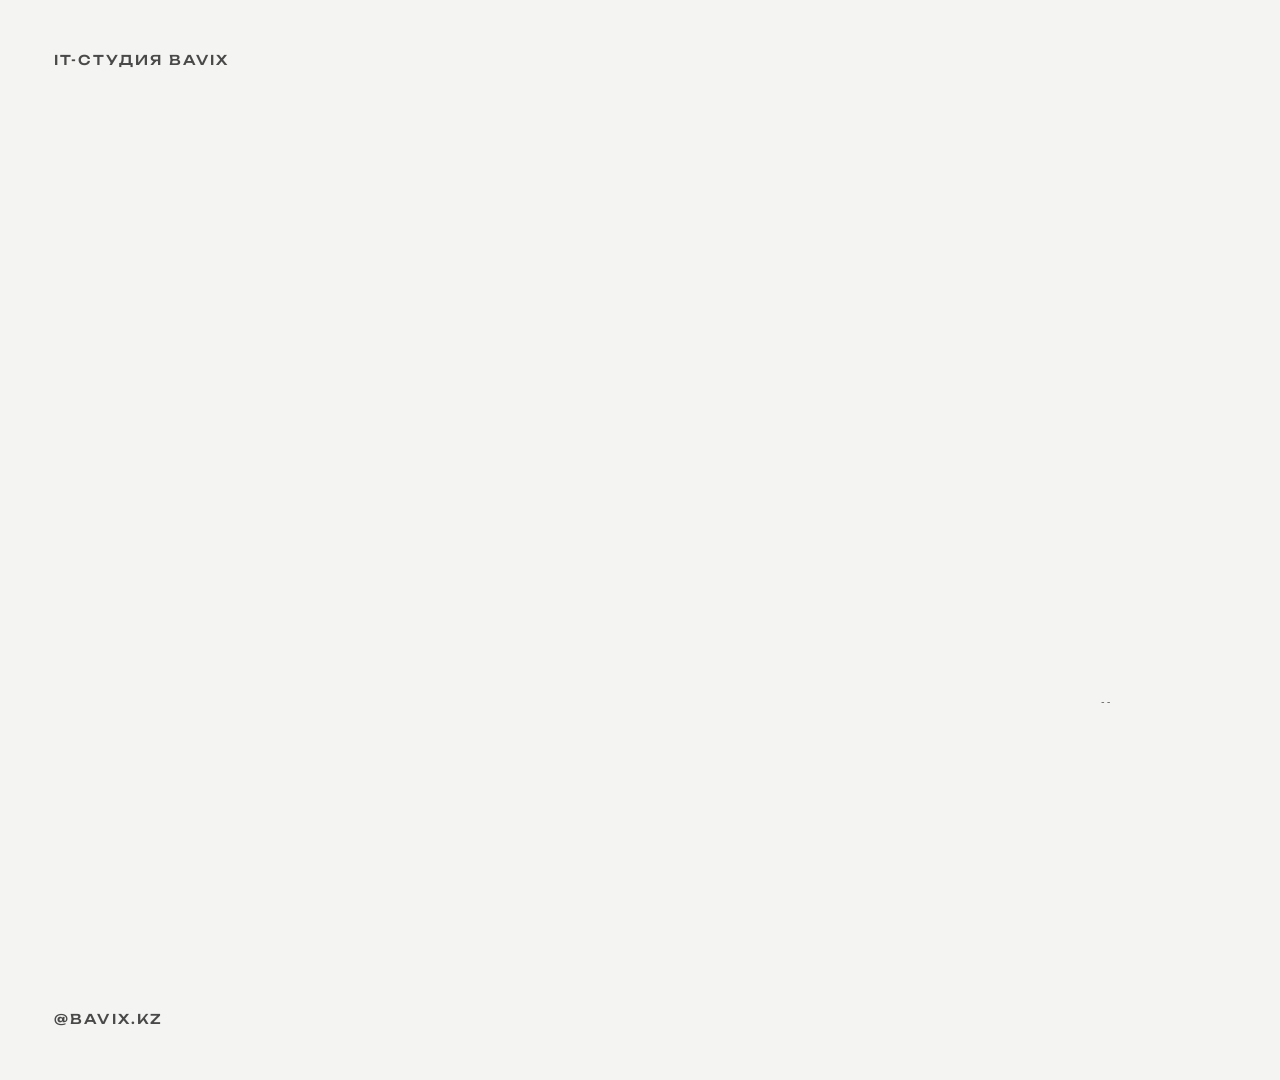
<file: motion/product/index.html>
<!doctype html>
<html lang="ru">
<head>
<meta charset="utf-8">
<title>BAVIX product</title>
<!--
  Интро BAVIX «Кусочки продукта»: на щелчки звука появляются фрагменты интерфейсов (CRM, бот, график, приложение,
  воронка, ИИ, сайт), на ударе 2.25 они схлопываются в шеврон X, и из него собирается логотип.
  Каждый кадр — функция времени render(t). Параметры: ?w=1920&h=1080&end=em|white&t=5.25&play
  Звук: ../logo-intro/audio.m4a. Склейки на щелчки 0.95–1.70 с, удар 2.25, акцент 3.15, главный удар 5.25, волна 7.0–7.6.
-->
<style>
  @font-face { font-family: "Unbounded"; src: url("../../assets/fonts/Unbounded-Variable.woff2") format("woff2"); font-weight: 200 900; }
  @font-face { font-family: "Geologica"; src: url("../../assets/fonts/Geologica-Variable.woff2") format("woff2"); font-weight: 100 900; }
  :root { --em: #00B37E; --ink: #111111; --white: #FFFFFF; }
  * { box-sizing: border-box; margin: 0; padding: 0; }
  html, body { background: #000; overflow: hidden; }
  #stage { position: relative; overflow: hidden; background: var(--white); }
  #cam { position: absolute; left: 0; top: 0; overflow: visible; }
  .track { stroke-width: 1; vector-effect: non-scaling-stroke; }
  .lbl { position: absolute; font: 500 var(--fs-lbl) / 1 "Unbounded", sans-serif; letter-spacing: .16em; text-transform: uppercase; white-space: nowrap; }
  #tag { position: absolute; display: flex; gap: .9em; transform: translateX(-50%); font: 500 var(--fs-tag) / 1 "Unbounded", sans-serif; letter-spacing: .32em; text-transform: uppercase; white-space: nowrap; }
  #tag span { display: inline-block; overflow: hidden; }
  #tag span i { display: inline-block; font-style: normal; }
  #tag b { color: var(--em); font-weight: 500; }
  #emLayer { position: absolute; inset: 0; background: var(--em); color: var(--ink); }
  #emLayer svg { position: absolute; overflow: visible; }
  #emTag { position: absolute; display: flex; gap: .9em; transform: translateX(-50%); font: 500 var(--fs-tag) / 1 "Unbounded", sans-serif; letter-spacing: .32em; text-transform: uppercase; white-space: nowrap; color: rgba(17,17,17,.75); }
  #emTag b { color: var(--ink); font-weight: 500; }
  #portal { position: absolute; left: 0; top: 0; overflow: visible; }

  /* ---------- фрагменты продукта ---------- */
  #cards { position: absolute; inset: 0; font-family: "Geologica", sans-serif; color: var(--ink); }
  .card { position: absolute; left: 0; top: 0; background: #fff; border: 1px solid #E6E6E6; border-radius: calc(var(--u) * 16px);
    box-shadow: 0 calc(var(--u) * 24px) calc(var(--u) * 60px) calc(var(--u) * -24px) rgba(17,17,17,.28); padding: calc(var(--u) * 18px);
    font-size: calc(var(--u) * 15px); line-height: 1.35; transform-origin: 50% 50%; will-change: transform; }
  .card small { color: #8C8C8C; font-size: .82em; display: block; }
  .card b { font-weight: 600; }
  .k { font: 500 .66em/1 "Unbounded", sans-serif; letter-spacing: .14em; text-transform: uppercase; color: #8C8C8C; }
  .row { display: flex; align-items: center; gap: .7em; }
  .ava { width: 2.4em; height: 2.4em; border-radius: 50%; background: #E2F7EF; color: #00825B; display: grid; place-items: center; font-weight: 700; font-size: .9em; flex: none; }
  .pill { margin-left: auto; background: var(--em); color: var(--ink); font: 600 .62em/1 "Unbounded"; letter-spacing: .08em; text-transform: uppercase; padding: .55em .7em; border-radius: .5em; }
  .amount { font: 700 1.9em/1 "Unbounded"; letter-spacing: -.02em; margin: .65em 0 .55em; }
  .meter { height: .4em; border-radius: .2em; background: #F0F0EE; overflow: hidden; } .meter i { display: block; height: 100%; background: var(--em); border-radius: inherit; transform-origin: left; }
  .tg-head { display: flex; align-items: center; gap: .6em; padding-bottom: .7em; border-bottom: 1px solid #EEE; margin-bottom: .8em; }
  .tg-ava { width: 2.2em; height: 2.2em; border-radius: 50%; background: var(--ink); display: grid; place-items: center; }
  .tg-ava svg { width: 1.1em; height: 1.1em; color: var(--em); }
  .bubble { background: #F4F4F2; border-radius: 1em 1em 1em .25em; padding: .7em .85em; max-width: 92%; }
  .bubble.out { background: var(--em); margin: .55em 0 0 auto; border-radius: 1em 1em .25em 1em; width: max-content; font-weight: 600; }
  .chart-val { font: 700 2.2em/1 "Unbounded"; color: #00825B; margin: .35em 0 .6em; letter-spacing: -.02em; }
  .bars { display: flex; align-items: flex-end; gap: .45em; height: 5.2em; }
  .bars i { flex: 1; background: linear-gradient(var(--em), rgba(0,179,126,.28)); border-radius: .3em .3em 0 0; transform-origin: bottom; }
  .phone { padding: calc(var(--u) * 10px); border-radius: calc(var(--u) * 30px); background: var(--ink); border: 0; }
  .phone .scr { background: #fff; border-radius: calc(var(--u) * 22px); padding: 1.6em 1em 1em; height: 100%; display: flex; flex-direction: column; gap: .7em; }
  .phone .notch { width: 34%; height: .9em; background: var(--ink); border-radius: 0 0 .6em .6em; margin: -1.6em auto .4em; }
  .line { height: .55em; border-radius: .3em; background: #EEEEEC; }
  .btn { margin-top: auto; background: var(--em); border-radius: .7em; text-align: center; padding: .8em; font: 600 .72em/1 "Unbounded"; letter-spacing: .06em; text-transform: uppercase; }
  .kan { display: grid; grid-template-columns: repeat(3, 1fr); gap: .6em; }
  .kan > div { background: #F4F4F2; border-radius: .7em; padding: .6em; display: grid; gap: .45em; align-content: start; }
  .kan .k { margin-bottom: .2em; display: flex; justify-content: space-between; }
  .chip { background: #fff; border-radius: .45em; padding: .5em; display: grid; gap: .35em; }
  .chip.on { outline: 2px solid var(--em); }
  .ai { display: flex; align-items: center; gap: .8em; }
  .spark { width: 2.4em; height: 2.4em; border-radius: .7em; background: var(--em); display: grid; place-items: center; flex: none; }
  .spark svg { width: 1.3em; height: 1.3em; }
  .dots { display: inline-flex; gap: .25em; margin-left: .3em; } .dots i { width: .35em; height: .35em; border-radius: 50%; background: #00825B; }
  .browser { padding: 0; overflow: hidden; }
  .bbar { display: flex; align-items: center; gap: .4em; padding: .7em .9em; background: #F4F4F2; border-bottom: 1px solid #E6E6E6; }
  .bbar i { width: .65em; height: .65em; border-radius: 50%; background: #D6D6D2; }
  .url { margin-left: .8em; flex: 1; background: #fff; border-radius: .5em; padding: .35em .7em; font-size: .78em; color: #555; }
  .site { display: grid; grid-template-columns: 1.25fr 1fr; gap: 1.2em; padding: 1.4em; align-items: center; }
  .site h4 { font: 700 1.35em/1.1 "Unbounded"; text-transform: uppercase; letter-spacing: -.01em; margin: 0 0 .6em; }
  .site h4 em { font-style: normal; background: var(--em); padding: 0 .1em; }
  .site .btn { display: inline-block; margin-top: .9em; padding: .8em 1.1em; }
  .hero-img { aspect-ratio: 1; border-radius: 1em; background: var(--ink); position: relative; overflow: hidden; }
  .hero-img svg { position: absolute; width: 70%; height: 70%; left: 15%; top: 15%; color: var(--em); }
</style>
</head>
<body>
<svg width="0" height="0" style="position:absolute">
  <defs>
    <symbol id="bx" viewBox="0 0 936.2 130"><path fill="currentColor" fill-rule="evenodd" d="M0,0 H124.25 A37.75,37.75 0 0 1 150.37,65 A37.75,37.75 0 0 1 124.25,130 H0 Z M21,21 H124.25 A16.75,16.75 0 0 1 124.25,54.5 H21 Z M21,75.5 H124.25 A16.75,16.75 0 0 1 124.25,109 H21 Z M228.15,130 L306.15,0 L323.25,0 L401.25,130 L376.76,130 L314.7,26.57 L252.64,130 Z M428.15,0 L506.15,130 L523.25,130 L601.25,0 L576.76,0 L514.7,103.43 L452.64,0 Z M670,0 L691,0 L691,130 L670,130 Z M776.5,0 L806.2,0 L871.2,65 L806.2,130 L776.5,130 L841.5,65 Z M906.5,0 L936.2,0 L882.85,53.35 L868,38.5 Z M906.5,130 L936.2,130 L882.85,76.65 L868,91.5 Z"/></symbol>
    <symbol id="ex" viewBox="776.5 0 159.7 130"><path fill="currentColor" d="M776.5,0 L806.2,0 L871.2,65 L806.2,130 L776.5,130 L841.5,65 Z M906.5,0 L936.2,0 L882.85,53.35 L868,38.5 Z M906.5,130 L936.2,130 L882.85,76.65 L868,91.5 Z"/></symbol>
  </defs>
</svg>

<div id="stage">
  <svg id="cam">
    <g id="world">
      <g id="tracks"></g>
      <path id="pB" fill-rule="evenodd" d="M0,0 H124.25 A37.75,37.75 0 0 1 150.37,65 A37.75,37.75 0 0 1 124.25,130 H0 Z M21,21 H124.25 A16.75,16.75 0 0 1 124.25,54.5 H21 Z M21,75.5 H124.25 A16.75,16.75 0 0 1 124.25,109 H21 Z"/>
      <path id="pA" d="M228.15,130 L306.15,0 L323.25,0 L401.25,130 L376.76,130 L314.7,26.57 L252.64,130 Z"/>
      <path id="pV" d="M428.15,0 L506.15,130 L523.25,130 L601.25,0 L576.76,0 L514.7,103.43 L452.64,0 Z"/>
      <path id="pI" d="M670,0 L691,0 L691,130 L670,130 Z"/>
      <path id="pC" d="M776.5,0 L806.2,0 L871.2,65 L806.2,130 L776.5,130 L841.5,65 Z"/>
      <path id="pT" d="M906.5,0 L936.2,0 L882.85,53.35 L868,38.5 Z"/>
      <path id="pD" d="M906.5,130 L936.2,130 L882.85,76.65 L868,91.5 Z"/>
      <rect id="pU" x="966" y="109" width="58" height="21"/>
    </g>
  </svg>

  <div id="cards"></div>

  <div class="lbl" id="lTL">IT-студия BAVIX</div>
  <div class="lbl" id="lTR">2026</div>
  <div class="lbl" id="lBL">@bavix.kz</div>
  <div class="lbl" id="lBR">Казахстан · СНГ · мир</div>
  <div id="tag"></div>

  <svg id="portal" viewBox="776.5 0 94.7 130" preserveAspectRatio="none"><path fill="var(--em)" d="M776.5,0 L806.2,0 L871.2,65 L806.2,130 L776.5,130 L841.5,65 Z"/></svg>

  <div id="emLayer">
    <svg id="emGhost"><use href="#ex"/></svg>
    <svg id="emLogo" viewBox="0 0 1024 130"><use href="#bx" width="936.2" height="130"/><rect id="emU" x="966" y="109" width="58" height="21" fill="currentColor"/></svg>
    <div id="emTag"></div>
    <div class="lbl" id="eTL" style="color:rgba(17,17,17,.7)">IT-студия BAVIX</div>
    <div class="lbl" id="eBL" style="color:rgba(17,17,17,.7)">@bavix.kz</div>
    <div class="lbl" id="eBR" style="color:rgba(17,17,17,.7)">Казахстан · СНГ · мир</div>
  </div>
</div>

<script>
(function () {
  "use strict";
  var q = new URLSearchParams(location.search);
  var W = +q.get("w") || 1920, H = +q.get("h") || 1080, END = q.get("end") || "em", FPS = 60, DUR = 9;
  var $ = function (id) { return document.getElementById(id); };
  var stage = $("stage"); stage.style.width = W + "px"; stage.style.height = H + "px";
  var cam = $("cam"); cam.setAttribute("width", W); cam.setAttribute("height", H); cam.setAttribute("viewBox", "0 0 " + W + " " + H);
  var world = $("world");

  var C = { em: "#00B37E", ink: "#111111", white: "#FFFFFF" };
  var unit = Math.min(W, H), wide = W / H > 1.4;
  var LW = wide ? W * 0.63 : W * 0.8, k = LW / 1024, LH = 130 * k;
  var LY = H / 2 - LH / 2 - LH * 0.18;
  var FIT = { cx: 512, cy: (H / 2 - LY) / k, s: k };
  stage.style.setProperty("--fs-lbl", Math.max(11, unit * 0.0125) + "px");
  stage.style.setProperty("--fs-tag", (wide ? W * 0.0095 : W * 0.02) + "px");

  /* поля и безопасные зоны (9:16 — без интерфейса Reels) */
  var padX = Math.round(unit * 0.05), padT = H / W > 1.6 ? H * 0.13 : Math.round(unit * 0.05), padB = H / W > 1.6 ? H * 0.2 : Math.round(unit * 0.05);
  function place(el, x, y, tx) { el.style.left = x + "px"; el.style.top = y + "px"; if (tx) el.style.transform = tx; }
  place($("lTL"), padX, padT); place($("eTL"), padX, padT);
  place($("lTR"), W - padX, padT, "translateX(-100%)");
  place($("lBL"), padX, H - padB, "translateY(-100%)"); place($("eBL"), padX, H - padB, "translateY(-100%)");
  place($("lBR"), W - padX, H - padB, "translate(-100%,-100%)"); place($("eBR"), W - padX, H - padB, "translate(-100%,-100%)");

  /* подпись */
  var WORDS = ["CRM", "·", "приложения", "·", "сайты", "·", "ИИ"];
  var tag = $("tag"), emTag = $("emTag"), tagY = LY + LH + LH * (wide ? 0.62 : 0.66);
  WORDS.forEach(function (w) {
    var s = document.createElement("span"); s.innerHTML = w === "·" ? "<i><b>·</b></i>" : "<i>" + w + "</i>"; tag.appendChild(s);
    var e = document.createElement("span"); e.innerHTML = w === "·" ? "<b>·</b>" : w; emTag.appendChild(e);
  });
  place(tag, W / 2, tagY); place(emTag, W / 2, tagY);

  /* финальный слой */
  var emLogo = $("emLogo"); emLogo.style.left = (W - LW) / 2 + "px"; emLogo.style.top = LY + "px"; emLogo.style.width = LW + "px"; emLogo.style.height = LH + "px";
  var gh = $("emGhost"), ghH = H * 1.15, ghW = ghH * 159.7 / 130; gh.style.width = ghW + "px"; gh.style.height = ghH + "px"; gh.style.opacity = .08;
  gh.style.left = (W - ghW * (wide ? 0.55 : 0.42)) + "px"; gh.style.top = (H - ghH * 0.85) + "px";

  /* направляющие сетки: вертикальные «рельсы», по которым съезжают буквы */
  var LET = [
    { id: "pB", cx: 75, dy: 560, start: 3.15, land: 5.0 },
    { id: "pA", cx: 314.7, dy: -640, start: 2.55, land: 4.55 },
    { id: "pV", cx: 514.7, dy: 600, start: 2.85, land: 4.78 },
    { id: "pI", cx: 680.5, dy: -720, start: 3.4, land: 5.15 },
    { id: "pC", cx: 823.9, dy: 0, land: 2.25 },
    { id: "pT", cx: 902, dx: 380, dy: -260, land: 5.245 },
    { id: "pD", cx: 902, dx: 380, dy: 260, land: 5.245 }
  ];
  var tracks = $("tracks"), trackEls = [];
  [75, 314.7, 514.7, 680.5].forEach(function (x) {
    var l = document.createElementNS("http://www.w3.org/2000/svg", "line");
    l.setAttribute("class", "track"); l.setAttribute("x1", x); l.setAttribute("x2", x); l.setAttribute("y1", -4000); l.setAttribute("y2", 4000);
    tracks.appendChild(l); trackEls.push(l);
  });
  ["cap", "base"].forEach(function (n, i) {
    var l = document.createElementNS("http://www.w3.org/2000/svg", "line");
    l.setAttribute("class", "track"); l.setAttribute("y1", i * 130); l.setAttribute("y2", i * 130); l.setAttribute("x1", -6000); l.setAttribute("x2", 7000);
    tracks.appendChild(l); trackEls.push(l);
  });

  /* ---------- время и сглаживание ---------- */
  function seg(t, a, b) { return t <= a ? 0 : t >= b ? 1 : (t - a) / (b - a); }
  function lerp(a, b, p) { return a + (b - a) * p; }
  var E = {
    out: function (p) { return 1 - Math.pow(1 - p, 4); },
    expo: function (p) { return p >= 1 ? 1 : 1 - Math.pow(2, -10 * p); },
    io: function (p) { return p < .5 ? 8 * p * p * p * p : 1 - Math.pow(-2 * p + 2, 4) / 2; },
    in: function (p) { return p * p * p; }
  };
  var hm = function (m) { return m * H / 130; };   // масштаб: m = во сколько раз высота буквы больше кадра

  var ALL = ["pB", "pA", "pV", "pI", "pC", "pT", "pD"];

  /* ---------- фрагменты продукта: появляются на щелчки, на 2.25 схлопываются в шеврон X ---------- */
  var u = wide ? H / 1080 * 1.3 : H / W > 1.5 ? W / 1080 * 1.42 : W / 1080 * 1.12;
  stage.style.setProperty("--u", u);
  var XS = '<svg viewBox="776.5 0 159.7 130"><path fill="currentColor" d="M776.5,0 L806.2,0 L871.2,65 L806.2,130 L776.5,130 L841.5,65 Z M906.5,0 L936.2,0 L882.85,53.35 L868,38.5 Z M906.5,130 L936.2,130 L882.85,76.65 L868,91.5 Z"/></svg>';
  var STAR = '<svg viewBox="0 0 24 24"><path fill="#111" d="M12 1.5c.6 4.9 3.6 7.9 8.5 8.5-4.9.6-7.9 3.6-8.5 8.5-.6-4.9-3.6-7.9-8.5-8.5 4.9-.6 7.9-3.6 8.5-8.5Z"/></svg>';
  var CARDS = [
    { at: 0.34, w: 400, html: '<div class="row"><span class="ava">АК</span><div><b>Айгерим К.</b><small>Заявка с сайта · 2 мин назад</small></div><span class="pill">Новая</span></div><div class="amount">450 000 ₸</div><div class="meter"><i data-grow></i></div>' },
    { at: 0.95, w: 380, html: '<div class="tg-head"><span class="tg-ava">' + XS + '</span><div><b>BAVIX бот</b><small>Telegram · онлайн</small></div></div><div class="bubble">Новый объект: <b>ЖК White Hill</b>, Актобе. Сдача III кв. 2027</div><div class="bubble out">Отправить КП ✓</div>' },
    { at: 1.05, w: 340, html: '<div class="k">Заявки за неделю</div><div class="chart-val">+48</div><div class="bars"><i style="height:38%"></i><i style="height:55%"></i><i style="height:46%"></i><i style="height:72%"></i><i style="height:64%"></i><i style="height:88%"></i><i style="height:100%"></i></div>' },
    { at: 1.20, w: 210, h: 410, cls: "phone", html: '<div class="scr"><div class="notch"></div><div class="k">Заказ #2041</div><b style="font-size:1.15em">Доставка сегодня</b><div class="line" style="width:90%"></div><div class="line" style="width:70%"></div><div class="line" style="width:80%"></div><div class="btn">Подтвердить</div></div>' },
    { at: 1.35, w: 430, html: '<div class="kan"><div><div class="k"><span>Новая</span><span>12</span></div><div class="chip on"><div class="line" style="width:80%"></div><div class="line" style="width:50%"></div></div><div class="chip"><div class="line" style="width:70%"></div></div></div><div><div class="k"><span>В работе</span><span>8</span></div><div class="chip"><div class="line" style="width:75%"></div><div class="line" style="width:45%"></div></div><div class="chip"><div class="line" style="width:60%"></div></div></div><div><div class="k"><span>Оплачено</span><span>21</span></div><div class="chip"><div class="line" style="width:85%"></div><div class="line" style="width:40%"></div></div><div class="chip"><div class="line" style="width:65%"></div></div></div></div>' },
    { at: 1.55, w: 330, html: '<div class="ai"><span class="spark">' + STAR + '</span><div><b>ИИ-ассистент</b><small data-ai>Считаю площадь и цену<span class="dots"><i></i><i></i><i></i></span></small></div></div>' },
    { at: 1.70, w: 560, cls: "browser", html: '<div class="bbar"><i></i><i></i><i></i><span class="url">bavix.kz</span></div><div class="site"><div><h4>Заявки сразу <em>в&nbsp;CRM</em></h4><div class="line" style="width:90%"></div><div class="line" style="width:70%;margin-top:.45em"></div><span class="btn">Оставить заявку</span></div><div class="hero-img">' + XS + '</div></div>' }
  ];
  /* раскладка: доли кадра (x, y) — отдельно для горизонтали и вертикали */
  var POS = wide
    ? [[.24, .25], [.77, .26], [.79, .74], [.085, .60], [.32, .80], [.50, .09], [.52, .50]]
    : H / W > 1.5
      ? [[.36, .27], [.64, .37], [.70, .68], [.20, .66], [.50, .78], [.50, .16], [.50, .50]]
      : [[.28, .24], [.74, .27], [.76, .72], [.13, .60], [.36, .80], [.56, .11], [.50, .49]];
  var cardsEl = $("cards");
  CARDS.forEach(function (c, i) {
    var el = document.createElement("div");
    el.className = "card " + (c.cls || "");
    el.style.width = (c.w * u) + "px"; if (c.h) el.style.height = (c.h * u) + "px";
    el.innerHTML = c.html; cardsEl.appendChild(el);
    c.el = el; c.x = POS[i][0] * W; c.y = POS[i][1] * H;
    c.grow = el.querySelector("[data-grow]"); c.bars = el.querySelectorAll(".bars i"); c.dots = el.querySelectorAll(".dots i"); c.ai = el.querySelector("[data-ai]");
  });

  var els = {}; ALL.concat(["pU"]).forEach(function (id) { els[id] = $(id); });
  var labels = ["lTL", "lTR", "lBL", "lBR"].map($);

  function setCam(cx, cy, s) {
    var tx = W / 2 - cx * s, ty = H / 2 - cy * s;
    world.setAttribute("transform", "matrix(" + s + " 0 0 " + s + " " + tx + " " + ty + ")");
  }
  function hex(a, b, p) {
    var pa = [1, 3, 5].map(function (i) { return parseInt(a.substr(i, 2), 16); }), pb = [1, 3, 5].map(function (i) { return parseInt(b.substr(i, 2), 16); });
    return "rgb(" + pa.map(function (v, i) { return Math.round(lerp(v, pb[i], p)); }).join(",") + ")";
  }

  function render(t) {
    var fr = Math.round(t * FPS), bg, labelColor;
    ALL.forEach(function (id) { els[id].removeAttribute("transform"); });
    trackEls.forEach(function (l) { l.style.opacity = 0; });
    els.pU.style.opacity = 0;

    var showCards = t < 2.3;
    cardsEl.style.display = showCards ? "" : "none";
    if (showCards) {
      /* ---- фрагменты продукта ---- */
      var cp = E.in(seg(t, 2.02, 2.25));                 // схлопывание в центр к удару
      CARDS.forEach(function (c, i) {
        var ap = E.expo(seg(t, c.at, c.at + 0.45)), vis = t >= c.at;
        var drift = Math.sin((t + i * 1.7) * 1.4) * 5 * u;
        /* медленный наезд камеры на весь коллаж */
        var zoom = 1 + 0.07 * E.io(seg(t, 0, 2.05));
        var hx = W / 2 + (c.x - W / 2) * zoom, hy = H / 2 + (c.y - H / 2) * zoom;
        var x = lerp(hx, W / 2, cp), y = lerp(hy + (1 - ap) * 40 * u + drift, H / 2, cp);
        var sc = lerp(0.9, 1, ap) * zoom * lerp(1, 0.08, cp);
        c.el.style.display = vis && cp < 1 ? "" : "none";
        c.el.style.opacity = Math.min(1, seg(t, c.at, c.at + 0.12)) * (1 - seg(t, 2.18, 2.25));
        c.el.style.transform = "translate(" + x.toFixed(1) + "px," + y.toFixed(1) + "px) translate(-50%,-50%) scale(" + sc.toFixed(4) + ")";
        c.el.style.zIndex = i + 1;
        var lt = t - c.at;
        if (c.grow) c.grow.style.transform = "scaleX(" + (0.15 + 0.53 * E.out(seg(lt, 0.15, 0.9))) / 0.68 * 0.68 + ")";
        Array.prototype.forEach.call(c.bars, function (b, j) { b.style.transform = "scaleY(" + E.expo(seg(lt, 0.05 + j * 0.04, 0.45 + j * 0.04)) + ")"; });
        Array.prototype.forEach.call(c.dots, function (d, j) { d.style.opacity = 0.3 + 0.7 * (Math.floor(t * 6 + j) % 3 === 0 ? 1 : 0); });
        if (c.ai && lt > 0.45 && c.ai.dataset.done !== "1") { c.ai.innerHTML = "<b style='color:#00825B'>КП готово за 2 сек ✓</b>"; c.ai.dataset.done = "1"; }
        if (c.ai && lt <= 0.45 && c.ai.dataset.done === "1") { c.ai.innerHTML = 'Считаю площадь и цену<span class="dots"><i></i><i></i><i></i></span>'; c.dots = c.ai.querySelectorAll(".dots i"); c.ai.dataset.done = ""; }
      });
    }
    if (t < 2.25) {
      bg = "#F4F4F2";
      labelColor = C.ink;
      ALL.forEach(function (id) { els[id].style.display = "none"; });
    } else {
      /* ---- одно непрерывное движение: отъезд камеры, буквы съезжают по рельсам ---- */
      bg = C.white;
      labelColor = C.ink;
      var zp = 1 - Math.pow(1 - seg(t, 2.25, 5.25), 2.2);
      var s0 = FIT.s * 1.7, s = Math.exp(lerp(Math.log(s0), Math.log(FIT.s), zp));
      var push = 1 + 0.025 * seg(t, 5.25, 7.0);
      setCam(lerp(830, FIT.cx, E.io(seg(t, 2.25, 5.25))), lerp(65, FIT.cy, zp), s * push);
      var landed = t >= 5.245;
      LET.forEach(function (L) {
        var el = els[L.id];
        el.style.display = "";
        var lp = L.id === "pT" || L.id === "pD" ? E.in(seg(t, 4.95, L.land)) : L.start ? E.io(seg(t, L.start, L.land)) : 1;
        var dx = (L.dx || 0) * (1 - lp), dy = L.dy * (1 - lp);
        if ((L.id === "pT" || L.id === "pD") && t < 4.95) el.style.display = "none";
        var tf = "translate(" + dx.toFixed(2) + " " + dy.toFixed(2) + ")";
        if (L.id === "pC") { var pop = 0.55 + 0.45 * E.expo(seg(t, 2.25, 2.7)); tf = "translate(823.9 65) scale(" + pop.toFixed(4) + ") translate(-823.9 -65)"; }
        el.setAttribute("transform", tf);
        /* цвет: изумруд в полёте → графит в момент удара; финал «white» — волна изумруда 7.0–7.8 */
        var col = landed ? C.ink : C.em;
        if (END === "white") {
          var idx = ALL.indexOf(L.id), wp = seg(t, 7.0 + Math.min(idx, 4) * 0.12, 7.0 + Math.min(idx, 4) * 0.12 + 0.36);
          var a = Math.sin(Math.PI * wp);
          if (a > 0.01) col = hex(C.ink, C.em, a);
        }
        el.style.fill = col;
      });
      /* небольшой «щелчок» масштаба на ударе */
      var kick = t >= 5.245 && t < 5.5 ? 1 + 0.035 * (1 - E.out(seg(t, 5.245, 5.5))) : 1;
      if (kick !== 1) setCam(FIT.cx, FIT.cy, FIT.s * kick * push);
      /* рельсы сетки: проявляются к акценту 3.15, уходят после удара */
      var tr = seg(t, 2.6, 3.15) * (1 - seg(t, 5.3, 5.8));
      trackEls.forEach(function (l) { l.style.opacity = (0.22 * tr).toFixed(3); l.style.stroke = C.ink; });
      /* «_» */
      var uOn = t >= 5.35 && (t < 6.2 || Math.floor((t - 6.2) / 0.52) % 2 === 0);
      if (t >= 5.35 && t < 5.5) uOn = Math.floor(fr / 3) % 2 === 0;
      els.pU.style.opacity = uOn ? 1 : 0; els.pU.style.fill = C.em;
    }

    stage.style.background = bg;
    labels.forEach(function (l) { l.style.color = labelColor; l.style.opacity = labelColor === C.ink ? .75 : .8; });

    /* подпись: слова выезжают из-под маски по очереди */
    Array.prototype.forEach.call(tag.children, function (s, i) {
      var tp = E.expo(seg(t, 5.55 + i * 0.07, 6.15 + i * 0.07));
      s.firstChild.style.transform = "translateY(" + ((1 - tp) * 110) + "%)";
      s.style.color = "rgba(17,17,17,.78)";
    });

    /* финал «em»: шеврон X растёт и становится порталом в изумрудный кадр */
    var portal = $("portal"), em = $("emLayer");
    if (END === "em" && t >= 6.98) {
      var pp = E.io(seg(t, 6.98, 7.6));
      var cH = LH * lerp(1, 18, pp * pp), cW = cH * 94.7 / 130;
      var ax = (W - LW) / 2 + 841.5 * k + (FIT.cx - 512) * 0, ay = LY + 65 * k;  // центр шеврона
      portal.style.display = ""; portal.style.width = cW + "px"; portal.style.height = cH + "px";
      portal.style.left = (ax - cW * (841.5 - 776.5) / 94.7) + "px"; portal.style.top = (ay - cH / 2) + "px";
      if (t >= 7.6) {
        portal.style.display = "none"; em.style.display = "";
        var lp2 = E.expo(seg(t, 7.6, 8.25));
        emLogo.style.transform = "translateY(" + ((1 - lp2) * LH * 0.6) + "px)"; emLogo.style.opacity = seg(t, 7.6, 7.85);
        emTag.style.opacity = seg(t, 7.85, 8.25);
        gh.style.transform = "translateX(" + ((1 - E.expo(seg(t, 7.6, 8.6))) * W * 0.15) + "px)";
        $("emU").style.opacity = (t < 8.3 || Math.floor((t - 8.3) / 0.52) % 2 === 1) ? 1 : 0;
      } else em.style.display = "none";
    } else { portal.style.display = "none"; em.style.display = "none"; }
  }

  window.__render = render;
  window.__meta = { W: W, H: H, FPS: FPS, DUR: DUR, END: END };
  (document.fonts ? document.fonts.ready : Promise.resolve()).then(function () {
    var ft = q.get("t");
    if (ft !== null) { render(parseFloat(ft)); window.__ready = true; return; }
    window.__ready = true;
    if (q.get("play") !== null) { var t0 = performance.now(); (function loop() { render(((performance.now() - t0) / 1000) % DUR); requestAnimationFrame(loop); })(); }
    else render(0);
  });
})();
</script>
</body>
</html>
</file>
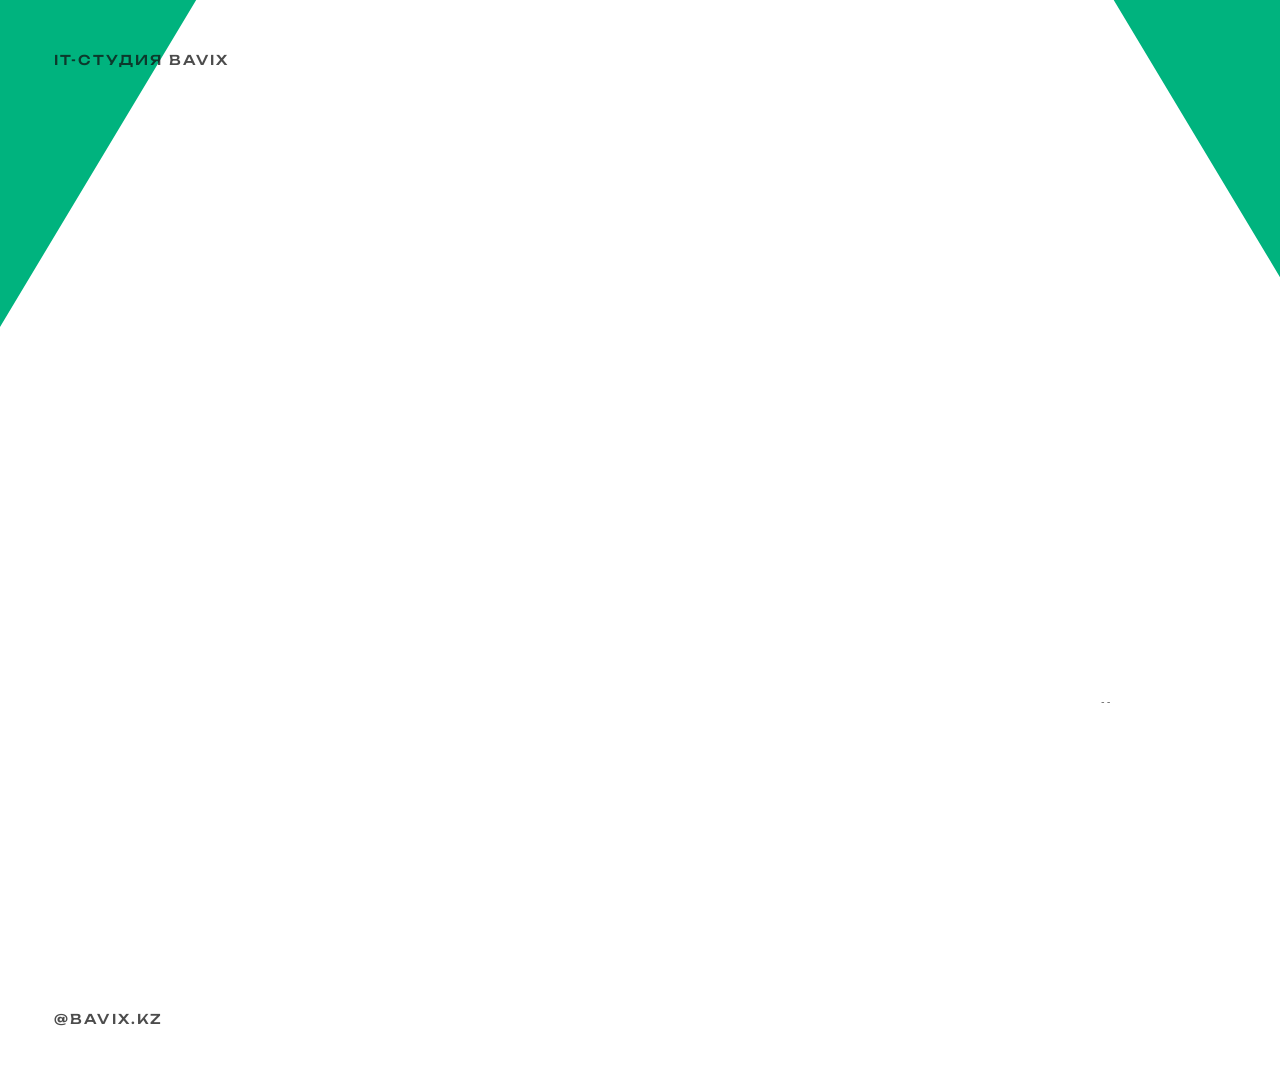
<file: motion/supergraphic/index.html>
<!doctype html>
<html lang="ru">
<head>
<meta charset="utf-8">
<title>BAVIX supergraphic</title>
<!--
  Интро BAVIX, направление «Суперграфика» (брендбук, вариант C): буквы логотипа как огромные обрезанные формы.
  Каждый кадр — функция времени render(t). Параметры: ?w=1920&h=1080&end=em|white&t=5.25&play
  Звук: ../logo-intro/audio.m4a. Склейки на щелчки 0.95–1.70 с, удар 2.25, акцент 3.15, главный удар 5.25, волна 7.0–7.6.
-->
<style>
  @font-face { font-family: "Unbounded"; src: url("../../assets/fonts/Unbounded-Variable.woff2") format("woff2"); font-weight: 200 900; }
  :root { --em: #00B37E; --ink: #111111; --white: #FFFFFF; }
  * { box-sizing: border-box; margin: 0; padding: 0; }
  html, body { background: #000; overflow: hidden; }
  #stage { position: relative; overflow: hidden; background: var(--white); }
  #cam { position: absolute; left: 0; top: 0; overflow: visible; }
  .track { stroke-width: 1; vector-effect: non-scaling-stroke; }
  .lbl { position: absolute; font: 500 var(--fs-lbl) / 1 "Unbounded", sans-serif; letter-spacing: .16em; text-transform: uppercase; white-space: nowrap; }
  #tag { position: absolute; display: flex; gap: .9em; transform: translateX(-50%); font: 500 var(--fs-tag) / 1 "Unbounded", sans-serif; letter-spacing: .32em; text-transform: uppercase; white-space: nowrap; }
  #tag span { display: inline-block; overflow: hidden; }
  #tag span i { display: inline-block; font-style: normal; }
  #tag b { color: var(--em); font-weight: 500; }
  #emLayer { position: absolute; inset: 0; background: var(--em); color: var(--ink); }
  #emLayer svg { position: absolute; overflow: visible; }
  #emTag { position: absolute; display: flex; gap: .9em; transform: translateX(-50%); font: 500 var(--fs-tag) / 1 "Unbounded", sans-serif; letter-spacing: .32em; text-transform: uppercase; white-space: nowrap; color: rgba(17,17,17,.75); }
  #emTag b { color: var(--ink); font-weight: 500; }
  #portal { position: absolute; left: 0; top: 0; overflow: visible; }
</style>
</head>
<body>
<svg width="0" height="0" style="position:absolute">
  <defs>
    <symbol id="bx" viewBox="0 0 936.2 130"><path fill="currentColor" fill-rule="evenodd" d="M0,0 H124.25 A37.75,37.75 0 0 1 150.37,65 A37.75,37.75 0 0 1 124.25,130 H0 Z M21,21 H124.25 A16.75,16.75 0 0 1 124.25,54.5 H21 Z M21,75.5 H124.25 A16.75,16.75 0 0 1 124.25,109 H21 Z M228.15,130 L306.15,0 L323.25,0 L401.25,130 L376.76,130 L314.7,26.57 L252.64,130 Z M428.15,0 L506.15,130 L523.25,130 L601.25,0 L576.76,0 L514.7,103.43 L452.64,0 Z M670,0 L691,0 L691,130 L670,130 Z M776.5,0 L806.2,0 L871.2,65 L806.2,130 L776.5,130 L841.5,65 Z M906.5,0 L936.2,0 L882.85,53.35 L868,38.5 Z M906.5,130 L936.2,130 L882.85,76.65 L868,91.5 Z"/></symbol>
    <symbol id="ex" viewBox="776.5 0 159.7 130"><path fill="currentColor" d="M776.5,0 L806.2,0 L871.2,65 L806.2,130 L776.5,130 L841.5,65 Z M906.5,0 L936.2,0 L882.85,53.35 L868,38.5 Z M906.5,130 L936.2,130 L882.85,76.65 L868,91.5 Z"/></symbol>
  </defs>
</svg>

<div id="stage">
  <svg id="cam">
    <g id="world">
      <g id="tracks"></g>
      <path id="pB" fill-rule="evenodd" d="M0,0 H124.25 A37.75,37.75 0 0 1 150.37,65 A37.75,37.75 0 0 1 124.25,130 H0 Z M21,21 H124.25 A16.75,16.75 0 0 1 124.25,54.5 H21 Z M21,75.5 H124.25 A16.75,16.75 0 0 1 124.25,109 H21 Z"/>
      <path id="pA" d="M228.15,130 L306.15,0 L323.25,0 L401.25,130 L376.76,130 L314.7,26.57 L252.64,130 Z"/>
      <path id="pV" d="M428.15,0 L506.15,130 L523.25,130 L601.25,0 L576.76,0 L514.7,103.43 L452.64,0 Z"/>
      <path id="pI" d="M670,0 L691,0 L691,130 L670,130 Z"/>
      <path id="pC" d="M776.5,0 L806.2,0 L871.2,65 L806.2,130 L776.5,130 L841.5,65 Z"/>
      <path id="pT" d="M906.5,0 L936.2,0 L882.85,53.35 L868,38.5 Z"/>
      <path id="pD" d="M906.5,130 L936.2,130 L882.85,76.65 L868,91.5 Z"/>
      <rect id="pU" x="966" y="109" width="58" height="21"/>
    </g>
  </svg>

  <div class="lbl" id="lTL">IT-студия BAVIX</div>
  <div class="lbl" id="lTR">2026</div>
  <div class="lbl" id="lBL">@bavix.kz</div>
  <div class="lbl" id="lBR">Казахстан · СНГ · мир</div>
  <div id="tag"></div>

  <svg id="portal" viewBox="776.5 0 94.7 130" preserveAspectRatio="none"><path fill="var(--em)" d="M776.5,0 L806.2,0 L871.2,65 L806.2,130 L776.5,130 L841.5,65 Z"/></svg>

  <div id="emLayer">
    <svg id="emGhost"><use href="#ex"/></svg>
    <svg id="emLogo" viewBox="0 0 1024 130"><use href="#bx" width="936.2" height="130"/><rect id="emU" x="966" y="109" width="58" height="21" fill="currentColor"/></svg>
    <div id="emTag"></div>
    <div class="lbl" id="eTL" style="color:rgba(17,17,17,.7)">IT-студия BAVIX</div>
    <div class="lbl" id="eBL" style="color:rgba(17,17,17,.7)">@bavix.kz</div>
    <div class="lbl" id="eBR" style="color:rgba(17,17,17,.7)">Казахстан · СНГ · мир</div>
  </div>
</div>

<script>
(function () {
  "use strict";
  var q = new URLSearchParams(location.search);
  var W = +q.get("w") || 1920, H = +q.get("h") || 1080, END = q.get("end") || "em", FPS = 60, DUR = 9;
  var $ = function (id) { return document.getElementById(id); };
  var stage = $("stage"); stage.style.width = W + "px"; stage.style.height = H + "px";
  var cam = $("cam"); cam.setAttribute("width", W); cam.setAttribute("height", H); cam.setAttribute("viewBox", "0 0 " + W + " " + H);
  var world = $("world");

  var C = { em: "#00B37E", ink: "#111111", white: "#FFFFFF" };
  var unit = Math.min(W, H), wide = W / H > 1.4;
  var LW = wide ? W * 0.63 : W * 0.8, k = LW / 1024, LH = 130 * k;
  var LY = H / 2 - LH / 2 - LH * 0.18;
  var FIT = { cx: 512, cy: (H / 2 - LY) / k, s: k };
  stage.style.setProperty("--fs-lbl", Math.max(11, unit * 0.0125) + "px");
  stage.style.setProperty("--fs-tag", (wide ? W * 0.0095 : W * 0.02) + "px");

  /* поля и безопасные зоны (9:16 — без интерфейса Reels) */
  var padX = Math.round(unit * 0.05), padT = H / W > 1.6 ? H * 0.13 : Math.round(unit * 0.05), padB = H / W > 1.6 ? H * 0.2 : Math.round(unit * 0.05);
  function place(el, x, y, tx) { el.style.left = x + "px"; el.style.top = y + "px"; if (tx) el.style.transform = tx; }
  place($("lTL"), padX, padT); place($("eTL"), padX, padT);
  place($("lTR"), W - padX, padT, "translateX(-100%)");
  place($("lBL"), padX, H - padB, "translateY(-100%)"); place($("eBL"), padX, H - padB, "translateY(-100%)");
  place($("lBR"), W - padX, H - padB, "translate(-100%,-100%)"); place($("eBR"), W - padX, H - padB, "translate(-100%,-100%)");

  /* подпись */
  var WORDS = ["CRM", "·", "приложения", "·", "сайты", "·", "ИИ"];
  var tag = $("tag"), emTag = $("emTag"), tagY = LY + LH + LH * (wide ? 0.62 : 0.66);
  WORDS.forEach(function (w) {
    var s = document.createElement("span"); s.innerHTML = w === "·" ? "<i><b>·</b></i>" : "<i>" + w + "</i>"; tag.appendChild(s);
    var e = document.createElement("span"); e.innerHTML = w === "·" ? "<b>·</b>" : w; emTag.appendChild(e);
  });
  place(tag, W / 2, tagY); place(emTag, W / 2, tagY);

  /* финальный слой */
  var emLogo = $("emLogo"); emLogo.style.left = (W - LW) / 2 + "px"; emLogo.style.top = LY + "px"; emLogo.style.width = LW + "px"; emLogo.style.height = LH + "px";
  var gh = $("emGhost"), ghH = H * 1.15, ghW = ghH * 159.7 / 130; gh.style.width = ghW + "px"; gh.style.height = ghH + "px"; gh.style.opacity = .08;
  gh.style.left = (W - ghW * (wide ? 0.55 : 0.42)) + "px"; gh.style.top = (H - ghH * 0.85) + "px";

  /* направляющие сетки: вертикальные «рельсы», по которым съезжают буквы */
  var LET = [
    { id: "pB", cx: 75, dy: 560, start: 3.15, land: 5.0 },
    { id: "pA", cx: 314.7, dy: -640, start: 2.55, land: 4.55 },
    { id: "pV", cx: 514.7, dy: 600, start: 2.85, land: 4.78 },
    { id: "pI", cx: 680.5, dy: -720, start: 3.4, land: 5.15 },
    { id: "pC", cx: 823.9, dy: 0, land: 2.25 },
    { id: "pT", cx: 902, dx: 380, dy: -260, land: 5.245 },
    { id: "pD", cx: 902, dx: 380, dy: 260, land: 5.245 }
  ];
  var tracks = $("tracks"), trackEls = [];
  [75, 314.7, 514.7, 680.5].forEach(function (x) {
    var l = document.createElementNS("http://www.w3.org/2000/svg", "line");
    l.setAttribute("class", "track"); l.setAttribute("x1", x); l.setAttribute("x2", x); l.setAttribute("y1", -4000); l.setAttribute("y2", 4000);
    tracks.appendChild(l); trackEls.push(l);
  });
  ["cap", "base"].forEach(function (n, i) {
    var l = document.createElementNS("http://www.w3.org/2000/svg", "line");
    l.setAttribute("class", "track"); l.setAttribute("y1", i * 130); l.setAttribute("y2", i * 130); l.setAttribute("x1", -6000); l.setAttribute("x2", 7000);
    tracks.appendChild(l); trackEls.push(l);
  });

  /* ---------- время и сглаживание ---------- */
  function seg(t, a, b) { return t <= a ? 0 : t >= b ? 1 : (t - a) / (b - a); }
  function lerp(a, b, p) { return a + (b - a) * p; }
  var E = {
    out: function (p) { return 1 - Math.pow(1 - p, 4); },
    expo: function (p) { return p >= 1 ? 1 : 1 - Math.pow(2, -10 * p); },
    io: function (p) { return p < .5 ? 8 * p * p * p * p : 1 - Math.pow(-2 * p + 2, 4) / 2; },
    in: function (p) { return p * p * p; }
  };
  var hm = function (m) { return m * H / 130; };   // масштаб: m = во сколько раз высота буквы больше кадра

  /* ---------- плакатные кадры до 2.25 с: склейки на щелчки ---------- */
  var ALL = ["pB", "pA", "pV", "pI", "pC", "pT", "pD"];
  var SHOTS = [
    { t0: 0.00, bg: C.white, fg: C.em, show: ["pA"], a: { cx: 330, cy: 92, m: 2.4 }, b: { cx: 292, cy: 30, m: 2.55 }, move: [0.34, 0.92] },
    { t0: 0.95, bg: C.em, fg: C.ink, show: ["pV"], a: { cx: 514, cy: 96, m: 1.9 }, b: { cx: 514, cy: 108, m: 2.0 } },
    { t0: 1.05, bg: C.ink, fg: C.em, show: ["pC", "pT", "pD"], a: { cx: 850, cy: 65, m: 1.45 }, b: { cx: 862, cy: 65, m: 1.5 } },
    { t0: 1.20, bg: C.white, fg: C.em, show: ["pB"], a: { cx: 112, cy: 72, m: 1.55 }, b: { cx: 118, cy: 66, m: 1.6 } },
    { t0: 1.35, bg: C.em, fg: C.ink, show: ["pT", "pD", "pC"], a: { cx: 896, cy: 65, m: 2.0 }, b: { cx: 900, cy: 65, m: 2.1 } },
    { t0: 1.55, bg: C.white, fg: C.ink, show: ["pI", "pV", "pC"], tint: { pV: C.em, pC: C.em }, a: { cx: 676, cy: 65, m: 1.15 }, b: { cx: 690, cy: 65, m: 1.18 } },
    { t0: 1.70, bg: C.ink, fg: C.em, show: ALL, a: { cx: 760, cy: 65, m: 1.0 }, b: { cx: 840, cy: 65, m: 1.1 } }
  ];

  var els = {}; ALL.concat(["pU"]).forEach(function (id) { els[id] = $(id); });
  var labels = ["lTL", "lTR", "lBL", "lBR"].map($);

  function setCam(cx, cy, s) {
    var tx = W / 2 - cx * s, ty = H / 2 - cy * s;
    world.setAttribute("transform", "matrix(" + s + " 0 0 " + s + " " + tx + " " + ty + ")");
  }
  function hex(a, b, p) {
    var pa = [1, 3, 5].map(function (i) { return parseInt(a.substr(i, 2), 16); }), pb = [1, 3, 5].map(function (i) { return parseInt(b.substr(i, 2), 16); });
    return "rgb(" + pa.map(function (v, i) { return Math.round(lerp(v, pb[i], p)); }).join(",") + ")";
  }

  function render(t) {
    var fr = Math.round(t * FPS), bg, labelColor;
    ALL.forEach(function (id) { els[id].removeAttribute("transform"); });
    trackEls.forEach(function (l) { l.style.opacity = 0; });
    els.pU.style.opacity = 0;

    if (t < 2.25) {
      /* ---- плакаты ---- */
      var sh = SHOTS[0];
      for (var i = SHOTS.length - 1; i >= 0; i--) if (t >= SHOTS[i].t0) { sh = SHOTS[i]; break; }
      var next = SHOTS[SHOTS.indexOf(sh) + 1], t1 = next ? next.t0 : 2.25;
      var p = sh.move ? E.io(seg(t, sh.move[0], sh.move[1])) : seg(t, sh.t0, t1);
      bg = sh.bg;
      ALL.forEach(function (id) {
        var on = sh.show.indexOf(id) >= 0;
        els[id].style.display = on ? "" : "none";
        els[id].style.fill = (sh.tint && sh.tint[id]) || sh.fg;
      });
      setCam(lerp(sh.a.cx, sh.b.cx, p), lerp(sh.a.cy, sh.b.cy, p), hm(lerp(sh.a.m, sh.b.m, p)));
      labelColor = bg === C.white ? C.ink : bg === C.em ? C.ink : C.white;
    } else {
      /* ---- одно непрерывное движение: отъезд камеры, буквы съезжают по рельсам ---- */
      bg = C.white;
      labelColor = C.ink;
      var zp = 1 - Math.pow(1 - seg(t, 2.25, 5.25), 2.2);
      var s0 = hm(1.45), s = Math.exp(lerp(Math.log(s0), Math.log(FIT.s), zp));
      var push = 1 + 0.025 * seg(t, 5.25, 7.0);
      setCam(lerp(830, FIT.cx, E.io(seg(t, 2.25, 5.25))), lerp(65, FIT.cy, zp), s * push);
      var landed = t >= 5.245;
      LET.forEach(function (L) {
        var el = els[L.id];
        el.style.display = "";
        var lp = L.id === "pT" || L.id === "pD" ? E.in(seg(t, 4.95, L.land)) : L.start ? E.io(seg(t, L.start, L.land)) : 1;
        var dx = (L.dx || 0) * (1 - lp), dy = L.dy * (1 - lp);
        if ((L.id === "pT" || L.id === "pD") && t < 4.95) el.style.display = "none";
        el.setAttribute("transform", "translate(" + dx.toFixed(2) + " " + dy.toFixed(2) + ")");
        /* цвет: изумруд в полёте → графит в момент удара; финал «white» — волна изумруда 7.0–7.8 */
        var col = landed ? C.ink : C.em;
        if (END === "white") {
          var idx = ALL.indexOf(L.id), wp = seg(t, 7.0 + Math.min(idx, 4) * 0.12, 7.0 + Math.min(idx, 4) * 0.12 + 0.36);
          var a = Math.sin(Math.PI * wp);
          if (a > 0.01) col = hex(C.ink, C.em, a);
        }
        el.style.fill = col;
      });
      /* небольшой «щелчок» масштаба на ударе */
      var kick = t >= 5.245 && t < 5.5 ? 1 + 0.035 * (1 - E.out(seg(t, 5.245, 5.5))) : 1;
      if (kick !== 1) setCam(FIT.cx, FIT.cy, FIT.s * kick * push);
      /* рельсы сетки: проявляются к акценту 3.15, уходят после удара */
      var tr = seg(t, 2.6, 3.15) * (1 - seg(t, 5.3, 5.8));
      trackEls.forEach(function (l) { l.style.opacity = (0.22 * tr).toFixed(3); l.style.stroke = C.ink; });
      /* «_» */
      var uOn = t >= 5.35 && (t < 6.2 || Math.floor((t - 6.2) / 0.52) % 2 === 0);
      if (t >= 5.35 && t < 5.5) uOn = Math.floor(fr / 3) % 2 === 0;
      els.pU.style.opacity = uOn ? 1 : 0; els.pU.style.fill = C.em;
    }

    stage.style.background = bg;
    labels.forEach(function (l) { l.style.color = labelColor; l.style.opacity = labelColor === C.ink ? .75 : .8; });

    /* подпись: слова выезжают из-под маски по очереди */
    Array.prototype.forEach.call(tag.children, function (s, i) {
      var tp = E.expo(seg(t, 5.55 + i * 0.07, 6.15 + i * 0.07));
      s.firstChild.style.transform = "translateY(" + ((1 - tp) * 110) + "%)";
      s.style.color = "rgba(17,17,17,.78)";
    });

    /* финал «em»: шеврон X растёт и становится порталом в изумрудный кадр */
    var portal = $("portal"), em = $("emLayer");
    if (END === "em" && t >= 6.98) {
      var pp = E.io(seg(t, 6.98, 7.6));
      var cH = LH * lerp(1, 18, pp * pp), cW = cH * 94.7 / 130;
      var ax = (W - LW) / 2 + 841.5 * k + (FIT.cx - 512) * 0, ay = LY + 65 * k;  // центр шеврона
      portal.style.display = ""; portal.style.width = cW + "px"; portal.style.height = cH + "px";
      portal.style.left = (ax - cW * (841.5 - 776.5) / 94.7) + "px"; portal.style.top = (ay - cH / 2) + "px";
      if (t >= 7.6) {
        portal.style.display = "none"; em.style.display = "";
        var lp2 = E.expo(seg(t, 7.6, 8.25));
        emLogo.style.transform = "translateY(" + ((1 - lp2) * LH * 0.6) + "px)"; emLogo.style.opacity = seg(t, 7.6, 7.85);
        emTag.style.opacity = seg(t, 7.85, 8.25);
        gh.style.transform = "translateX(" + ((1 - E.expo(seg(t, 7.6, 8.6))) * W * 0.15) + "px)";
        $("emU").style.opacity = (t < 8.3 || Math.floor((t - 8.3) / 0.52) % 2 === 1) ? 1 : 0;
      } else em.style.display = "none";
    } else { portal.style.display = "none"; em.style.display = "none"; }
  }

  window.__render = render;
  window.__meta = { W: W, H: H, FPS: FPS, DUR: DUR, END: END };
  (document.fonts ? document.fonts.ready : Promise.resolve()).then(function () {
    var ft = q.get("t");
    if (ft !== null) { render(parseFloat(ft)); window.__ready = true; return; }
    window.__ready = true;
    if (q.get("play") !== null) { var t0 = performance.now(); (function loop() { render(((performance.now() - t0) / 1000) % DUR); requestAnimationFrame(loop); })(); }
    else render(0);
  });
})();
</script>
</body>
</html>
</file>
<file: assets/fonts.css>
/* Фирменные шрифты BAVIX (Unbounded, Geologica — variable) + JetBrains Mono для HUD и терминала (OFL). */
@font-face{font-family:'Unbounded';font-style:normal;font-weight:200 900;font-display:swap;src:url(fonts/Unbounded-Variable.woff2) format('woff2');}
@font-face{font-family:'Geologica';font-style:normal;font-weight:100 900;font-display:swap;src:url(fonts/Geologica-Variable.woff2) format('woff2');}
@font-face{font-family:'JetBrains Mono';font-style:normal;font-weight:400;font-display:swap;src:url(fonts/jetbrains-mono-cyrillic-400-normal.woff2) format('woff2');unicode-range:U+0301, U+0400-045F, U+0490-0491, U+04B0-04B1, U+2116;}
@font-face{font-family:'JetBrains Mono';font-style:normal;font-weight:400;font-display:swap;src:url(fonts/jetbrains-mono-latin-400-normal.woff2) format('woff2');unicode-range:U+0000-00FF, U+0131, U+0152-0153, U+02BB-02BC, U+02C6, U+02DA, U+02DC, U+0304, U+0308, U+0329, U+2000-206F, U+20AC, U+20B8, U+2122, U+2191, U+2193, U+2212, U+2215, U+FEFF, U+FFFD;}
@font-face{font-family:'JetBrains Mono';font-style:normal;font-weight:500;font-display:swap;src:url(fonts/jetbrains-mono-cyrillic-500-normal.woff2) format('woff2');unicode-range:U+0301, U+0400-045F, U+0490-0491, U+04B0-04B1, U+2116;}
@font-face{font-family:'JetBrains Mono';font-style:normal;font-weight:500;font-display:swap;src:url(fonts/jetbrains-mono-latin-500-normal.woff2) format('woff2');unicode-range:U+0000-00FF, U+0131, U+0152-0153, U+02BB-02BC, U+02C6, U+02DA, U+02DC, U+0304, U+0308, U+0329, U+2000-206F, U+20AC, U+20B8, U+2122, U+2191, U+2193, U+2212, U+2215, U+FEFF, U+FFFD;}
@font-face{font-family:'JetBrains Mono';font-style:normal;font-weight:600;font-display:swap;src:url(fonts/jetbrains-mono-cyrillic-600-normal.woff2) format('woff2');unicode-range:U+0301, U+0400-045F, U+0490-0491, U+04B0-04B1, U+2116;}
@font-face{font-family:'JetBrains Mono';font-style:normal;font-weight:600;font-display:swap;src:url(fonts/jetbrains-mono-latin-600-normal.woff2) format('woff2');unicode-range:U+0000-00FF, U+0131, U+0152-0153, U+02BB-02BC, U+02C6, U+02DA, U+02DC, U+0304, U+0308, U+0329, U+2000-206F, U+20AC, U+20B8, U+2122, U+2191, U+2193, U+2212, U+2215, U+FEFF, U+FFFD;}
@font-face{font-family:'JetBrains Mono';font-style:normal;font-weight:700;font-display:swap;src:url(fonts/jetbrains-mono-cyrillic-700-normal.woff2) format('woff2');unicode-range:U+0301, U+0400-045F, U+0490-0491, U+04B0-04B1, U+2116;}
@font-face{font-family:'JetBrains Mono';font-style:normal;font-weight:700;font-display:swap;src:url(fonts/jetbrains-mono-latin-700-normal.woff2) format('woff2');unicode-range:U+0000-00FF, U+0131, U+0152-0153, U+02BB-02BC, U+02C6, U+02DA, U+02DC, U+0304, U+0308, U+0329, U+2000-206F, U+20AC, U+20B8, U+2122, U+2191, U+2193, U+2212, U+2215, U+FEFF, U+FFFD;}
</file>
<file: assets/style.css>
/* Layout: ритм ленты BAVIX — чередование белых, графитовых и изумрудных полос; герой-экран остаётся «чертежом» identity.build.
   Цвета бренда: изумруд #00B37E, изумруд-текст #00825B, подложка #E2F7EF, графит #111111, белый, «пепел» #F4F4F2. */
:root {
  --c-em: #00B37E;
  --c-em-deep: #00825B;
  --c-tint: #E2F7EF;
  --c-ink: #111111;
  --c-white: #FFFFFF;
  --c-ash: #F4F4F2;
  --c-red: #ff3b5c;
  --c-cyan: #36e2ff;

  --f-display: "Unbounded", "Arial Black", system-ui, sans-serif;
  --f-body: "Geologica", "Segoe UI", system-ui, -apple-system, sans-serif;
  --f-mono: "JetBrains Mono", ui-monospace, "SFMono-Regular", Menlo, Consolas, monospace;

  --gutter: clamp(16px, 4vw, 56px);
  --radius: 16px;
  --radius-sm: 10px;
  --ease: cubic-bezier(.2, .8, .2, 1);

  /* тема по умолчанию — графит */
  --bg: var(--c-ink); --fg: var(--c-white); --mute: #B5B5B5; --dim: #7A7A7A;
  --line: #262626; --line-2: #343434; --card: #1A1A1A; --tint: rgba(0, 179, 126, .14);
  --acc: var(--c-em); --acc-fill: var(--c-em); --on-acc: var(--c-ink);
  --em-bg: transparent; --em-fg: var(--c-em);
  color-scheme: dark;
}

/* ---------- темы секций ---------- */
[data-theme="dark"] {
  --bg: var(--c-ink); --fg: var(--c-white); --mute: #B5B5B5; --dim: #7A7A7A;
  --line: #262626; --line-2: #343434; --card: #1A1A1A; --tint: rgba(0, 179, 126, .14);
  --acc: var(--c-em); --acc-fill: var(--c-em); --on-acc: var(--c-ink);
  --em-bg: transparent; --em-fg: var(--c-em);
}
[data-theme="light"] {
  --bg: var(--c-white); --fg: var(--c-ink); --mute: #555555; --dim: #8C8C8C;
  --line: #E6E6E6; --line-2: #D9D9D5; --card: var(--c-ash); --tint: var(--c-tint);
  --acc: var(--c-em-deep); --acc-fill: var(--c-em); --on-acc: var(--c-ink);
  --em-bg: var(--c-em); --em-fg: var(--c-ink);
}
[data-theme="ash"] {
  --bg: var(--c-ash); --fg: var(--c-ink); --mute: #555555; --dim: #8C8C8C;
  --line: #E3E3DF; --line-2: #D4D4CF; --card: var(--c-white); --tint: var(--c-tint);
  --acc: var(--c-em-deep); --acc-fill: var(--c-em); --on-acc: var(--c-ink);
  --em-bg: var(--c-em); --em-fg: var(--c-ink);
}
[data-theme="em"] {
  --bg: var(--c-em); --fg: var(--c-ink); --mute: rgba(17, 17, 17, .68); --dim: rgba(17, 17, 17, .5);
  --line: rgba(17, 17, 17, .18); --line-2: rgba(17, 17, 17, .28); --card: rgba(17, 17, 17, .08); --tint: rgba(17, 17, 17, .08);
  --acc: var(--c-ink); --acc-fill: var(--c-ink); --on-acc: var(--c-em);
  --em-bg: var(--c-ink); --em-fg: var(--c-em);
}
main > [data-theme], .footer[data-theme] { background: var(--bg); color: var(--fg); }
/* содержимое секций лежит над полем точек, фон — под ним */
main > [data-theme] > *, .footer > * { position: relative; z-index: 2; }

*, *::before, *::after { box-sizing: border-box; }
html { -webkit-text-size-adjust: 100%; }
html.lenis, html.lenis body { height: auto; }
.lenis.lenis-smooth { scroll-behavior: auto !important; }
body {
  margin: 0; background: var(--c-ink); color: var(--c-white);
  font: 400 17px/1.55 var(--f-body); overflow-x: hidden; -webkit-font-smoothing: antialiased;
}
::selection { background: var(--c-em); color: var(--c-ink); }
a { color: inherit; text-decoration: none; }
img, svg { max-width: 100%; }
h1, h2, h3 { margin: 0; text-wrap: balance; }
p { margin: 0; }
:focus-visible { outline: 2px solid var(--c-em); outline-offset: 3px; }
em { font-style: normal; background: var(--em-bg); color: var(--em-fg); padding: 0 .08em; -webkit-box-decoration-break: clone; box-decoration-break: clone; }
.mono { font-family: var(--f-mono); font-size: 12px; letter-spacing: .06em; color: var(--mute); }
.kicker { font: 500 11px/1.3 var(--f-display); letter-spacing: .16em; text-transform: uppercase; color: var(--dim); }
.pill { display: inline-flex; align-self: flex-start; justify-self: start; width: max-content; align-items: center; gap: 6px; background: var(--acc-fill); color: var(--on-acc); font: 600 11px/1 var(--f-display); letter-spacing: .1em; text-transform: uppercase; padding: 9px 12px; border-radius: 6px; }
.pill--big { flex-direction: column; align-items: flex-start; gap: 6px; padding: 14px 20px; border-radius: var(--radius-sm); font-size: clamp(18px, 1.8vw, 26px); letter-spacing: 0; text-transform: none; }
.pill--big small { font-size: 10px; letter-spacing: .16em; text-transform: uppercase; opacity: .8; }

/* ---------- фон: поле точек, зерно ---------- */
.field { position: fixed; inset: 0; width: 100%; height: 100%; z-index: 1; pointer-events: none; }
.grain {
  position: fixed; inset: -50%; contain: strict; z-index: 60; pointer-events: none; opacity: .045;
  background-image: url("data:image/svg+xml,%3Csvg xmlns='http://www.w3.org/2000/svg' width='160' height='160'%3E%3Cfilter id='n'%3E%3CfeTurbulence type='fractalNoise' baseFrequency='.9' numOctaves='2' stitchTiles='stitch'/%3E%3C/filter%3E%3Crect width='100%25' height='100%25' filter='url(%23n)'/%3E%3C/svg%3E");
  animation: grain 1s steps(6) infinite;
}
@keyframes grain {
  0% { transform: translate(0, 0); } 20% { transform: translate(-6%, 4%); } 40% { transform: translate(5%, -3%); }
  60% { transform: translate(-3%, -6%); } 80% { transform: translate(6%, 5%); } 100% { transform: translate(0, 0); }
}
@media (hover: none), (pointer: coarse) { .grain { display: none; } }
.is-off, .is-off * { animation-play-state: paused !important; }

/* суперграфика: половинки X и шеврон из логотипа */
.super { position: absolute; pointer-events: none; overflow: visible; }

/* ---------- курсор ---------- */
.cursor { position: fixed; left: 0; top: 0; z-index: 80; pointer-events: none; display: none; }
.has-cursor .cursor { display: block; }
.has-cursor, .has-cursor a, .has-cursor button, .has-cursor .chip { cursor: none; }
.cursor__dot { position: absolute; width: 8px; height: 8px; margin: -4px 0 0 -4px; background: var(--acc-fill); transition: background .3s; }
.cursor__ring {
  position: absolute; width: 40px; height: 40px; margin: -20px 0 0 -20px; border-radius: 4px;
  border: 1px solid color-mix(in srgb, var(--acc-fill) 55%, transparent); display: grid; place-items: center;
  transition: width .35s var(--ease), height .35s var(--ease), margin .35s var(--ease), background .35s, border-color .35s, border-radius .35s;
}
.cursor__label { font: 600 10px/1 var(--f-display); text-transform: uppercase; letter-spacing: .08em; color: var(--on-acc); opacity: 0; transition: opacity .2s; }
.cursor.is-active .cursor__ring { width: 76px; height: 76px; margin: -38px 0 0 -38px; background: var(--acc-fill); border-color: var(--acc-fill); border-radius: 12px; }
.cursor.is-active .cursor__label { opacity: 1; }
.cursor.is-active .cursor__dot { opacity: 0; }

/* ---------- навигация ---------- */
.nav {
  position: fixed; left: 0; right: 0; top: 0; z-index: 50; color: var(--fg);
  display: flex; align-items: center; justify-content: space-between; gap: 24px;
  padding: calc(18px + env(safe-area-inset-top, 0px)) var(--gutter) 18px;
  transition: transform .5s var(--ease), background .4s, color .4s, border-color .4s; border-bottom: 1px solid transparent;
}
.nav.is-scrolled { background: var(--bg); border-bottom-color: var(--line); }
@media (hover: hover) and (pointer: fine) {
  .nav.is-scrolled { background: color-mix(in srgb, var(--bg) 82%, transparent); backdrop-filter: blur(12px); -webkit-backdrop-filter: blur(12px); }
}
.nav.is-hidden { transform: translateY(-110%); }
.nav__logo { display: block; width: 112px; color: var(--fg); }
.nav__logo svg { display: block; width: 100%; height: auto; aspect-ratio: 936.2 / 130; }
.nav__links { display: flex; gap: 30px; }
.nav__links a { font: 500 11px/1 var(--f-display); text-transform: uppercase; letter-spacing: .14em; color: var(--mute); transition: color .2s; }
.nav__links a:hover { color: var(--acc); }
.nav__right { display: flex; align-items: center; gap: 12px; }
.nav__term {
  display: inline-flex; align-items: center; gap: 8px; height: 42px; padding: 0 14px; background: transparent; color: var(--mute); border-radius: var(--radius-sm);
  border: 1px solid var(--line-2); font: 500 11px/1 var(--f-display); text-transform: uppercase; letter-spacing: .1em; cursor: pointer; transition: color .2s, border-color .2s;
}
.nav__term span { color: var(--acc); font: 700 12px/1 var(--f-mono); }
.nav__term:hover { color: var(--fg); border-color: var(--acc-fill); }
@media (max-width: 1080px) { .nav__links { display: none; } }
@media (max-width: 520px) { .nav__term { padding: 0 11px; font-size: 0; gap: 0; } .nav__term span { font-size: 12px; } .nav .btn--sm { padding: 0 12px; font-size: 10px; } .nav__logo { width: 92px; } }

/* ---------- кнопки ---------- */
.btn {
  position: relative; display: inline-flex; align-items: center; justify-content: center; gap: 10px;
  height: 54px; padding: 0 26px; border: 1px solid var(--acc-fill); border-radius: var(--radius-sm); background: var(--acc-fill); color: var(--on-acc);
  font: 600 13px/1 var(--f-display); text-transform: uppercase; letter-spacing: .04em;
  overflow: hidden; isolation: isolate; cursor: pointer; white-space: nowrap; transition: color .35s, border-color .35s;
}
.btn::before { content: ""; position: absolute; inset: 0; background: var(--fg); transform: translateY(101%); transition: transform .45s var(--ease); z-index: -1; }
.btn:hover { color: var(--bg); border-color: var(--fg); }
.btn:hover::before { transform: translateY(0); }
.btn span { display: inline-block; pointer-events: none; }
.btn--sm { height: 42px; padding: 0 18px; font-size: 11px; }
.btn--ghost { background: transparent; color: var(--fg); border-color: var(--line-2); }

/* ---------- списки с изумрудными квадратами ---------- */
.ticks { list-style: none; margin: 0; padding: 0; display: grid; }
.ticks li { position: relative; padding: 9px 0 9px 22px; border-top: 1px solid var(--line); font-size: 15px; line-height: 1.4; }
.ticks li::before { content: ""; position: absolute; left: 0; top: 15px; width: 9px; height: 9px; background: var(--acc-fill); border-radius: 2px; }
.ticks--lg li { padding: 16px 0 16px 28px; font-size: 17px; }
.ticks--lg li::before { top: 23px; width: 11px; height: 11px; }

/* ---------- HERO ---------- */
.hero { position: relative; min-height: 100svh; display: grid; place-items: center; padding: 120px var(--gutter) 120px; overflow: hidden; }
.hero::after { content: ""; position: absolute; inset: 0; z-index: 1; pointer-events: none; background: radial-gradient(120% 90% at 50% 45%, transparent 55%, rgba(0, 0, 0, .5) 100%); }
.super--hero { position: absolute !important; z-index: 1 !important; right: -14vw; bottom: -18vh; width: 72vw; height: auto; aspect-ratio: 159.7 / 130; color: var(--c-white); opacity: .035; }
.hero__grid { position: absolute !important; inset: 0; z-index: 1 !important; }
.hero__grid i { position: absolute; top: 0; bottom: 0; left: var(--x); width: 1px; background: rgba(255, 255, 255, .05); transform-origin: top; }
.hud { position: absolute !important; z-index: 3 !important; display: flex; align-items: center; gap: 10px; font: 400 12px/1 var(--f-mono); color: var(--dim); letter-spacing: .04em; }
.hud__corner { width: 14px; height: 14px; border: 1px solid #3a3a3a; }
.hud--tl { left: var(--gutter); top: 96px; } .hud--tl .hud__corner { border-width: 1px 0 0 1px; align-self: flex-start; margin-top: -4px; }
.hud--tr { right: var(--gutter); top: 96px; flex-direction: row-reverse; } .hud--tr .hud__corner { border-width: 1px 1px 0 0; align-self: flex-start; margin-top: -4px; }
.hud--bl { left: var(--gutter); bottom: 36px; } .hud--bl .hud__corner { border-width: 0 0 1px 1px; align-self: flex-end; margin-bottom: -4px; }
.hud--br { right: var(--gutter); bottom: 36px; flex-direction: row-reverse; } .hud--br .hud__corner { border-width: 0 1px 1px 0; align-self: flex-end; margin-bottom: -4px; }
#status { color: var(--c-em); }
.hud__bar { width: 120px; height: 2px; background: var(--line-2); position: relative; }
.hud__bar i { position: absolute; inset: 0; background: var(--c-em); transform-origin: left; transform: scaleX(.6); }

.crosshair { position: absolute !important; inset: 0; z-index: 1 !important; pointer-events: none; opacity: 0; transition: opacity .4s; }
.hero:hover .crosshair { opacity: 1; }
.crosshair__v, .crosshair__h { position: absolute; background: rgba(0, 179, 126, .16); }
.crosshair__v { top: 0; bottom: 0; width: 1px; left: 0; }
.crosshair__h { left: 0; right: 0; height: 1px; top: 0; }
.crosshair__read { position: absolute; left: 0; top: 0; font: 400 10px/1 var(--f-mono); color: var(--c-em); white-space: nowrap; }

.terminal {
  position: absolute !important; z-index: 4 !important; left: 50%; top: 50%; transform: translate(-50%, -50%);
  display: none; align-items: center; gap: .45em; font: 400 clamp(30px, 5.4vw, 104px)/1 var(--f-mono); color: var(--c-white); white-space: nowrap;
}
.is-intro .terminal { display: flex; }
.terminal__prompt { height: .78em; width: auto; aspect-ratio: 94.7 / 130; color: var(--c-white); flex: none; }
.morph { position: fixed; z-index: 40; pointer-events: none; }
.morph--caret { background: var(--c-em); }
.morph--chev { color: var(--c-white); }
.terminal__cmd { color: var(--dim); white-space: pre; }
.terminal__cmd b { color: var(--c-white); font-weight: 400; }
.terminal__caret { width: 4px; height: 1.1em; background: var(--c-em); animation: blink 1s steps(1) infinite; }
@keyframes blink { 50% { opacity: 0; } }

.hero__stage { z-index: 2; width: min(1100px, 100%); display: grid; justify-items: center; gap: 28px; }
.guides { position: absolute; left: calc(50% - 50vw); width: 100vw; top: 0; height: 0; pointer-events: none; }
.guide { position: absolute; left: 0; right: 0; height: 1px; background: rgba(0, 179, 126, .4); opacity: .5; transform-origin: left; }
.guide span { position: absolute; left: var(--gutter); bottom: 6px; font: 400 10px/1 var(--f-mono); color: var(--c-em); white-space: nowrap; display: none; }
@media (min-width: 1360px) { .guide span { display: block; } }
.guide--cap { top: 0; } .guide--mid { top: var(--mid, 60px); } .guide--base { top: var(--base, 120px); }

.hero__logo { position: relative; width: 100%; line-height: 0; color: var(--c-white); }
.hero__logo > svg { width: 100%; height: auto; overflow: visible; aspect-ratio: 1024 / 130; }
.L__fill { fill: currentColor; }
.L__line { fill: none; stroke: var(--c-em); stroke-width: 1.5; vector-effect: non-scaling-stroke; opacity: 0; }
.L.is-hover .L__fill { opacity: .08; }
.L.is-hover .L__line { opacity: 1; }
.L__fill, .L__line { transition: opacity .25s; }
.is-intro .L__fill, .is-intro .L__line { transition: none; }
.anchor { fill: var(--c-ink); stroke: var(--c-em); stroke-width: 1; vector-effect: non-scaling-stroke; opacity: 0; transition: opacity .25s; }
.L.is-hover .anchor { opacity: 1; }
.hero__cursor { fill: var(--c-em); animation: blink 1.05s steps(1) infinite; }
.hero__ghost { position: absolute; inset: 0; pointer-events: none; mix-blend-mode: screen; opacity: 0; }
.hero__ghost svg { width: 100%; height: auto; display: block; }
.hero__ghost--r { color: var(--c-red); }
.hero__ghost--c { color: var(--c-cyan); }

.dimension { position: relative; width: 100%; height: 16px; display: grid; place-items: center; }
.dimension i { position: absolute; left: 0; right: 0; top: 0; height: 1px; background: rgba(0, 179, 126, .45); }
.dimension i::before, .dimension i::after { content: ""; position: absolute; top: -6px; width: 1px; height: 13px; background: rgba(0, 179, 126, .45); }
.dimension i::before { left: 0; } .dimension i::after { right: 0; }
.dimension span { font: 400 10px/1 var(--f-mono); color: var(--c-em); margin-top: 18px; letter-spacing: .06em; }
.hero__tag { font: 500 clamp(10px, 1.05vw, 14px)/1.6 var(--f-display); text-transform: uppercase; letter-spacing: .4em; color: var(--mute); text-align: center; margin-top: 8px; }
.hero__tag b { color: var(--c-em); font-weight: 500; }
.hero__scroll { position: absolute !important; left: 50%; bottom: 30px; transform: translateX(-50%); display: grid; justify-items: center; gap: 10px; font: 400 10px/1 var(--f-mono); text-transform: uppercase; letter-spacing: .2em; color: var(--dim); z-index: 3 !important; }
.hero__scroll i { width: 1px; height: 46px; background: linear-gradient(var(--c-em), transparent); animation: drip 1.8s var(--ease) infinite; transform-origin: top; }
@keyframes drip { 0% { transform: scaleY(0); } 60% { transform: scaleY(1); opacity: 1; } 100% { transform: scaleY(1); opacity: 0; } }
@media (max-width: 640px) {
  .hud--tl, .hud--tr { top: 78px; font-size: 10px; }
  .hud--bl { font-size: 10px; } .hud--br { display: none; }
  .hero__tag { letter-spacing: .2em; }
  .super--hero { width: 120vw; right: -40vw; bottom: -6vh; }
}

/* ---------- общие секции ---------- */
.section { position: relative; padding: clamp(96px, 13vw, 168px) var(--gutter); overflow-x: clip; }
.label { display: flex; align-items: center; gap: 14px; margin-bottom: 36px; font: 500 11px/1 var(--f-display); text-transform: uppercase; letter-spacing: .16em; color: var(--acc); }
.label::before { content: ""; width: 10px; height: 10px; background: var(--acc-fill); border-radius: 2px; }
.label::after { content: ""; flex: 0 1 120px; height: 1px; background: var(--line-2); }
.h2 { font: 700 clamp(32px, 5.2vw, 76px)/1.02 var(--f-display); letter-spacing: -.01em; text-transform: uppercase; }
.lead { font-size: clamp(17px, 1.4vw, 20px); color: var(--mute); max-width: 52ch; }

/* ---------- 01 о нас ---------- */
.manifest__text { font: 600 clamp(26px, 4vw, 60px)/1.14 var(--f-display); letter-spacing: -.015em; max-width: 24ch; text-wrap: pretty; }
.manifest__text .w { display: inline-block; white-space: pre; }
.manifest__meta { display: grid; grid-template-columns: repeat(auto-fit, minmax(260px, 1fr)); gap: 32px; margin-top: 72px; max-width: 900px; margin-left: auto; }
.manifest__meta > div { border-top: 2px solid var(--fg); padding-top: 18px; display: grid; gap: 10px; min-width: 0; }
.manifest__meta p { color: var(--mute); }

/* ---------- 02 услуги ---------- */
.services__pin { min-height: 100svh; display: flex; flex-direction: column; justify-content: center; gap: 44px; padding: 120px 0 64px; overflow: hidden; }
.services__head { padding: 0 var(--gutter); display: grid; grid-template-columns: 1fr auto; align-items: end; gap: 12px 32px; }
.services__head .label { grid-column: 1 / -1; margin-bottom: 0; }
.services__progress { display: flex; align-items: center; gap: 12px; color: var(--fg); }
.services__progress i { width: 120px; height: 2px; background: var(--line-2); position: relative; }
.services__progress b { position: absolute; inset: 0; background: var(--acc-fill); transform-origin: left; transform: scaleX(.16); }
.services__track { display: flex; gap: 20px; padding: 0 var(--gutter); will-change: transform; }
.card {
  position: relative; flex: 0 0 clamp(300px, 29vw, 400px); padding: 26px; border-radius: var(--radius);
  display: flex; flex-direction: column; gap: 16px; background: var(--card); border: 1px solid var(--line);
  transform-style: preserve-3d; transition: border-color .3s, box-shadow .3s;
}
.card::before {
  content: ""; position: absolute; inset: 0; border-radius: inherit; pointer-events: none; opacity: 0; transition: opacity .3s;
  background: radial-gradient(360px circle at var(--mx, 50%) var(--my, 50%), rgba(0, 179, 126, .10), transparent 60%);
}
.card:hover { border-color: var(--acc-fill); box-shadow: 0 30px 60px -36px rgba(17, 17, 17, .35); }
.card:hover::before { opacity: 1; }
.card__top { display: flex; justify-content: space-between; align-items: center; }
.card__ping { width: 9px; height: 9px; background: var(--acc-fill); border-radius: 2px; box-shadow: 0 0 0 0 rgba(0, 179, 126, .45); animation: ping 2s infinite; }
@keyframes ping { 70% { box-shadow: 0 0 0 10px transparent; } 100% { box-shadow: 0 0 0 0 transparent; } }
.card h3 { font: 700 clamp(20px, 1.8vw, 26px)/1.1 var(--f-display); text-transform: uppercase; letter-spacing: -.01em; margin-top: 4px; }
.card > p { color: var(--mute); font-size: 15px; }
.card__viz { height: 140px; border-radius: var(--radius-sm); background: var(--c-ash); position: relative; overflow: hidden; transform: translateZ(30px); }

.viz-ai { display: grid; align-content: center; gap: 7px; padding: 16px; font: 400 12px/1.2 var(--f-mono); color: #555; }
.viz-ai span { opacity: .35; animation: aiLine 4s infinite; }
.viz-ai span:nth-child(2) { animation-delay: .6s; } .viz-ai span:nth-child(3) { animation-delay: 1.2s; } .viz-ai span:nth-child(4) { animation-delay: 1.8s; }
.viz-ai .ok { color: var(--c-em-deep); font-weight: 700; }
@keyframes aiLine { 0%, 10% { opacity: .2; transform: translateX(-6px); } 20%, 80% { opacity: 1; transform: none; } 100% { opacity: .2; } }

.viz-crm { display: flex; align-items: flex-end; gap: 10px; padding: 16px; }
.viz-crm i { flex: 1; height: var(--h); border-radius: 4px 4px 0 0; background: linear-gradient(var(--c-em), rgba(0, 179, 126, .25)); transform-origin: bottom; animation: bar 2.6s var(--ease) infinite alternate; }
.viz-crm i:nth-child(2n) { animation-delay: .3s; } .viz-crm i:nth-child(3n) { animation-delay: .6s; }
@keyframes bar { from { transform: scaleY(.35); } to { transform: scaleY(1); } }

.viz-web { padding: 14px; display: grid; grid-template-columns: 1fr 2fr; grid-template-rows: 14px 1fr 1fr; gap: 8px; }
.viz-web b { grid-column: 1 / -1; background: #DEDED9; border-radius: 4px; }
.viz-web i { background: var(--c-white); border-radius: 6px; }
.viz-web i:first-of-type { grid-row: 2 / 4; }
.viz-web .s { background: var(--c-tint); animation: pulse 2s infinite alternate; }
@keyframes pulse { to { background: rgba(0, 179, 126, .45); } }

.viz-bot { display: grid; align-content: center; gap: 7px; padding: 14px; font: 400 12px/1.3 var(--f-body); color: var(--c-ink); }
.viz-bot span { max-width: 80%; padding: 7px 10px; background: var(--c-white); border-radius: 10px 10px 10px 2px; animation: aiLine 4.5s infinite; }
.viz-bot .out { justify-self: end; background: var(--c-em); border-radius: 10px 10px 2px 10px; animation-delay: .8s; }
.viz-bot span:last-child { animation-delay: 1.6s; }

.viz-app { display: flex; justify-content: center; align-items: center; gap: 18px; }
.viz-app b { width: 58px; height: 110px; border-radius: 12px; padding: 14px 8px; display: grid; gap: 6px; align-content: start; background: var(--c-white); box-shadow: 0 10px 24px -14px rgba(17, 17, 17, .4); }
.viz-app b:last-child { transform: translateY(14px); background: var(--c-ink); }
.viz-app i { height: 10px; background: #E6E6E6; border-radius: 3px; }
.viz-app b:last-child i { background: #333; }
.viz-app b:last-child i:first-child { background: var(--c-em); }

.viz-data { display: grid; place-items: center; }
.viz-data .radar { width: 116px; height: 116px; border-radius: 50%; border: 1px solid rgba(0, 179, 126, .5); position: relative;
  background: radial-gradient(circle, transparent 30%, rgba(0, 179, 126, .18) 31%, transparent 32%, transparent 62%, rgba(0, 179, 126, .18) 63%, transparent 64%); }
.viz-data .radar::before { content: ""; position: absolute; inset: 0; border-radius: 50%; background: conic-gradient(from 0deg, rgba(0, 179, 126, .55), transparent 25%); animation: spin 2.6s linear infinite; }
.viz-data .radar::after { content: ""; position: absolute; width: 6px; height: 6px; background: var(--c-em); left: 68%; top: 30%; box-shadow: -40px 46px 0 var(--c-ink), 6px 58px 0 var(--c-em); animation: blink 1.3s steps(1) infinite; }
@keyframes spin { to { transform: rotate(360deg); } }

@media (max-width: 860px) {
  .services__pin { min-height: 0; padding: 96px 0 56px; }
  .services__head { grid-template-columns: 1fr; }
  .services__progress { display: none; }
  .services__track { flex-direction: column; }
  .card { flex: none; }
}

/* ---------- изумрудная бегущая строка ---------- */
.marquee { position: relative; padding: 52px 0; overflow: hidden; display: grid; gap: 14px; }
.super--marquee { position: absolute !important; z-index: 1 !important; right: -6vw; top: 50%; transform: translateY(-50%); height: 220%; width: auto; aspect-ratio: 94.7 / 130; color: var(--c-ink); opacity: .07; }
.marquee__row { display: flex; width: max-content; will-change: transform; }
.marquee__row span { flex: none; display: flex; align-items: center; padding-right: .45em; font: 800 clamp(46px, 8.6vw, 140px)/1 var(--f-display); text-transform: uppercase; letter-spacing: -.02em; white-space: nowrap; color: var(--c-ink); }
.marquee__row span b { display: inline-block; width: .22em; height: .22em; margin: 0 .38em; background: var(--c-ink); border-radius: .03em; transform: rotate(45deg); }
.marquee__row--alt span { font: 600 clamp(12px, 1.3vw, 18px)/1 var(--f-display); letter-spacing: .2em; color: var(--mute); }

/* ---------- 03 кейс ---------- */
.case__grid { display: grid; grid-template-columns: minmax(0, 5fr) minmax(0, 6fr); gap: clamp(32px, 5vw, 80px); align-items: center; }
.case__copy { display: grid; gap: 26px; min-width: 0; }
.case__copy .h2 { font-size: clamp(30px, 3.8vw, 56px); }
.case__copy .ticks li { color: #DADADA; }
.app { position: relative; background: var(--card); border: 1px solid var(--line-2); border-radius: var(--radius); min-width: 0; overflow: hidden; transform-style: preserve-3d; box-shadow: 0 40px 120px -40px rgba(0, 179, 126, .3); }
.app__bar { display: flex; align-items: center; gap: 8px; padding: 13px 16px; border-bottom: 1px solid var(--line); }
.app__bar i { width: 9px; height: 9px; border-radius: 50%; background: #333; }
.app__bar .mono { margin-left: 10px; font-size: 11px; }
.app__live { margin-left: auto !important; color: var(--c-em) !important; animation: blink 1.6s steps(1) infinite; }
.app__scan { position: absolute; left: 0; right: 0; top: 0; height: 80px; background: linear-gradient(transparent, rgba(0, 179, 126, .10), transparent); pointer-events: none; animation: scan 4s linear infinite; }
@keyframes scan { from { transform: translateY(-80px); } to { transform: translateY(560px); } }
.app__table { overflow-x: auto; }
.app__row { display: grid; grid-template-columns: 1.3fr 1.2fr 1.3fr 1fr; gap: 12px; padding: 13px 16px; border-bottom: 1px solid var(--line); font-size: 14px; align-items: center; min-width: 520px; font-variant-numeric: tabular-nums; }
.app__row--head { font: 500 9px/1 var(--f-display); text-transform: uppercase; letter-spacing: .14em; color: var(--dim); }
.app__row b { display: block; font-weight: 600; }
.app__row small { color: var(--dim); font-size: 12px; }
.app__row em { font: 600 8px/1 var(--f-display); text-transform: uppercase; letter-spacing: .1em; background: var(--c-em); color: var(--c-ink); padding: 4px 6px; border-radius: 4px; margin-left: 6px; vertical-align: 2px; }
.app__row .r { text-align: right; }
.app__row:not(.app__row--head):hover { background: rgba(0, 179, 126, .08); }
.app__totals { display: grid; grid-template-columns: 1fr 1fr; gap: 10px; padding: 12px; }
.app__totals div { background: var(--c-ink); border: 1px solid var(--line-2); border-radius: var(--radius-sm); padding: 16px; display: grid; gap: 10px; }
.app__totals b { font: 700 clamp(20px, 2.2vw, 30px)/1 var(--f-display); color: var(--c-em); font-variant-numeric: tabular-nums; }
.app__note { padding: 0 16px 14px; font-size: 12px; color: var(--dim); }

.stats { display: grid; grid-template-columns: repeat(4, minmax(0, 1fr)); gap: 24px; margin-top: clamp(64px, 9vw, 120px); }
.stat { border-top: 2px solid var(--c-em); padding-top: 20px; display: grid; gap: 12px; align-content: start; }
.stat b { font: 700 clamp(32px, 3.6vw, 58px)/1 var(--f-display); letter-spacing: -.03em; color: var(--c-em); font-variant-numeric: tabular-nums; white-space: nowrap; }
.stat p { color: var(--mute); font-size: 15px; max-width: 24ch; }
@media (max-width: 960px) { .case__grid { grid-template-columns: 1fr; } .stats { grid-template-columns: repeat(2, minmax(0, 1fr)); } }
@media (max-width: 480px) { .stats { grid-template-columns: 1fr; } }

/* ---------- 04 этапы ---------- */
.process__head { display: flex; flex-wrap: wrap; justify-content: space-between; align-items: flex-end; gap: 24px; margin-bottom: clamp(56px, 7vw, 96px); }
.timeline { position: relative; }
.timeline__rail { position: absolute; left: 0; right: 0; top: 8px; height: 2px; background: var(--line); }
.timeline__rail i { position: absolute; inset: 0; background: var(--acc-fill); transform-origin: left; transform: scaleX(var(--p, 1)); }
.timeline__list { list-style: none; margin: 0; padding: 0; display: grid; grid-template-columns: repeat(4, minmax(0, 1fr)); gap: 28px; }
.tstep { position: relative; padding-top: 44px; display: grid; gap: 12px; align-content: start; }
.tstep__dot { position: absolute; left: 0; top: 0; width: 18px; height: 18px; border-radius: 50%; border: 2px solid var(--fg); background: var(--bg); transition: background .3s, border-color .3s, box-shadow .3s; }
.tstep.is-on .tstep__dot { background: var(--acc-fill); border-color: var(--acc-fill); box-shadow: 0 0 0 6px var(--tint); }
.tstep__n { justify-self: start; font: 600 10px/1 var(--f-display); letter-spacing: .1em; text-transform: uppercase; color: var(--fg); background: var(--card); padding: 7px 9px; border-radius: 5px; transition: background .3s, color .3s; }
.tstep.is-on .tstep__n { background: var(--tint); color: var(--acc); }
.tstep h3 { font: 700 clamp(18px, 1.6vw, 24px)/1.15 var(--f-display); text-transform: uppercase; }
.tstep p { color: var(--mute); font-size: 15px; }
.tstep code { font: 400 12px/1 var(--f-mono); color: var(--dim); margin-top: 6px; transition: color .3s; }
.tstep.is-on code { color: var(--acc); }
@media (max-width: 860px) {
  .timeline__rail { left: 8px; right: auto; top: 0; bottom: 0; width: 2px; height: auto; }
  .timeline__rail i { transform-origin: top; transform: scaleY(var(--p, 1)); }
  .timeline__list { grid-template-columns: 1fr; gap: 44px; padding-left: 44px; }
  .tstep { padding-top: 0; }
  .tstep__dot { left: -44px; top: 2px; }
}

/* ---------- 05 почему ---------- */
.why { padding-top: 0; }
.why__grid { display: grid; grid-template-columns: minmax(0, 1fr) minmax(0, 1.25fr); gap: clamp(40px, 6vw, 96px); align-items: start; }
.why__big { font: 700 clamp(26px, 3.4vw, 50px)/1.12 var(--f-display); text-transform: uppercase; letter-spacing: -.01em; position: sticky; top: 120px; }
.why__big mark { color: var(--c-ink); background: linear-gradient(var(--c-em), var(--c-em)) no-repeat 0 0 / var(--hl, 100%) 100%; padding: 0 .1em; -webkit-box-decoration-break: clone; box-decoration-break: clone; }
.why__list { display: grid; grid-template-columns: repeat(2, minmax(0, 1fr)); gap: 0 32px; }
.why__item { padding: 24px 0 32px; border-top: 2px solid var(--line); display: grid; gap: 10px; align-content: start; transition: border-color .3s; }
.why__n { font: 700 14px/1 var(--f-display); color: var(--acc); letter-spacing: .04em; }
.why__item h3 { font: 700 clamp(17px, 1.5vw, 22px)/1.2 var(--f-display); text-transform: uppercase; }
.why__item p { color: var(--mute); font-size: 15px; }
.why__item:hover { border-color: var(--acc-fill); }
.nums { display: grid; grid-template-columns: repeat(4, minmax(0, 1fr)); margin-top: clamp(64px, 9vw, 120px); background: var(--bg); color: var(--fg); border-radius: var(--radius); overflow: hidden; }
.nums > div { padding: 30px 26px; display: grid; gap: 14px; align-content: start; border-right: 1px solid var(--line-2); }
.nums > div:last-child { border-right: 0; }
.nums b { font: 700 clamp(40px, 4.6vw, 72px)/1 var(--f-display); color: var(--c-em); font-variant-numeric: tabular-nums; white-space: nowrap; letter-spacing: -.03em; }
.nums > div > span { color: var(--mute); font-size: 15px; }
@media (max-width: 960px) {
  .why__grid { grid-template-columns: 1fr; } .why__big { position: static; }
  .nums { grid-template-columns: repeat(2, minmax(0, 1fr)); }
  .nums > div:nth-child(2) { border-right: 0; } .nums > div:nth-child(-n+2) { border-bottom: 1px solid var(--line-2); }
}
@media (max-width: 560px) { .why__list { grid-template-columns: 1fr; } .why__big { font-size: 6.4vw; } }

/* ---------- 06 конструктор ---------- */
.builder__head { display: grid; grid-template-columns: minmax(0, 1fr) minmax(0, 1fr); gap: 24px 64px; align-items: end; margin-bottom: clamp(40px, 5vw, 72px); }
.builder__grid { display: grid; grid-template-columns: minmax(0, 1fr) minmax(0, 1.15fr); gap: clamp(32px, 5vw, 72px); align-items: start; }
.builder__pick { display: grid; gap: 22px; min-width: 0; }
.chips { display: flex; flex-wrap: wrap; gap: 10px; }
.chip {
  position: relative; height: 50px; padding: 0 18px 0 42px; background: var(--card); color: var(--fg); border: 1px solid var(--line-2); border-radius: var(--radius-sm);
  font: 500 15px/1 var(--f-body); cursor: pointer; transition: color .25s, border-color .25s, background .25s, transform .25s var(--ease);
}
.chip::before { content: ""; position: absolute; left: 16px; top: 50%; width: 14px; height: 14px; margin-top: -7px; border: 1.5px solid var(--dim); border-radius: 3px; transition: background .25s, border-color .25s; }
.chip:hover { border-color: var(--acc-fill); }
.chip[aria-pressed="true"] { background: var(--acc-fill); border-color: var(--acc-fill); color: var(--on-acc); }
.chip[aria-pressed="true"]::before { background: var(--c-ink); border-color: var(--c-ink); }
.chip:active { transform: scale(.96); }
.field-label { font: 500 11px/1 var(--f-display); text-transform: uppercase; letter-spacing: .14em; color: var(--mute); margin-top: 6px; }
.field-label span { color: var(--dim); }
.note { width: 100%; resize: vertical; min-height: 96px; padding: 14px 16px; background: var(--card); color: var(--fg); border: 1px solid var(--line-2); border-radius: var(--radius-sm); font: 400 16px/1.5 var(--f-body); margin-top: -10px; }
.note::placeholder { color: var(--dim); }
.note:focus { outline: none; border-color: var(--acc-fill); }
.builder__send { display: flex; flex-wrap: wrap; align-items: center; gap: 20px; }
.scheme { background: var(--bg); color: var(--fg); border-radius: var(--radius); overflow: hidden; min-width: 0; }
.scheme__bar { display: flex; justify-content: space-between; gap: 12px; padding: 13px 16px; border-bottom: 1px solid var(--line); font-size: 11px; }
.scheme__bar span:last-child { color: var(--c-em); }
.scheme__svg { display: block; width: 100%; height: auto; aspect-ratio: 600 / 420; }
.scheme__svg .grid { stroke: #1E1E1E; }
.scheme__svg .link { fill: none; stroke: var(--c-em); stroke-width: 1.5; }
.scheme__svg .link--off { stroke: #333; stroke-dasharray: 3 5; }
.scheme__svg .pulse { fill: var(--c-em); }
.scheme__svg .node rect { fill: #1A1A1A; stroke: #333; transition: fill .3s, stroke .3s; }
.scheme__svg .node text { font: 500 11px var(--f-display); fill: #8C8C8C; text-transform: uppercase; letter-spacing: .04em; transition: fill .3s; }
.scheme__svg .node.is-on rect { stroke: var(--c-em); fill: rgba(0, 179, 126, .14); }
.scheme__svg .node.is-on text { fill: var(--c-white); }
.scheme__svg .core rect { fill: var(--c-em); }
.scheme__svg .core text { fill: var(--c-ink); font: 700 13px var(--f-display); letter-spacing: .02em; }
.scheme__log { margin: 0; padding: 14px 16px; min-height: 92px; border-top: 1px solid var(--line); font: 400 12px/1.6 var(--f-mono); color: var(--mute); white-space: pre-wrap; overflow: hidden; }
.scheme__log b { color: var(--c-em); font-weight: 400; }
@media (max-width: 960px) { .builder__head, .builder__grid { grid-template-columns: 1fr; } }

/* ---------- 07 контакт ---------- */
.contact { overflow: hidden; }
.super--contact { position: absolute !important; z-index: 1 !important; right: -12vw; bottom: -14vw; width: 62vw; height: auto; aspect-ratio: 159.7 / 130; color: var(--c-em); }
.contact__title { font: 800 clamp(40px, 8vw, 132px)/.95 var(--f-display); text-transform: uppercase; letter-spacing: -.035em; max-width: 12ch; }
.blink { color: var(--c-em); animation: blink 1.05s steps(1) infinite; }
.contact__grid { display: grid; grid-template-columns: minmax(0, 1fr) minmax(0, 1.2fr); gap: clamp(40px, 6vw, 96px); margin-top: clamp(56px, 7vw, 96px); align-items: start; }
.next { list-style: none; margin: 0; padding: 0; display: grid; }
.next li { display: grid; grid-template-columns: 48px 1fr; gap: 16px; padding: 22px 0; border-top: 1px solid var(--line-2); }
.next__n { font: 700 13px/1.6 var(--f-display); color: var(--c-em); }
.next b { font-weight: 600; font-size: 18px; display: block; margin-bottom: 4px; }
.next p { color: var(--mute); font-size: 15px; }
.people { display: grid; grid-template-columns: repeat(2, minmax(0, 1fr)); gap: 0; background: var(--bg); color: var(--fg); border-radius: var(--radius); padding: 10px 28px 24px; box-shadow: 0 40px 100px -40px rgba(0, 0, 0, .7); }
.person { padding: 22px 0; display: grid; gap: 6px; align-content: start; min-width: 0; }
.person + .person { border-left: 1px solid var(--line); padding-left: 24px; }
.person:first-child { padding-right: 24px; }
.person h3 { font: 700 clamp(18px, 1.6vw, 23px)/1.15 var(--f-body); }  /* Geologica: в Unbounded нет казахской «ұ» */
.person__role { font-size: 14px; color: var(--mute); }
.person__phone { font: 700 clamp(18px, 1.7vw, 24px)/1.2 var(--f-display); letter-spacing: -.01em; margin-top: 8px; user-select: all; font-variant-numeric: tabular-nums; }
.person__actions { display: flex; flex-wrap: wrap; gap: 8px; margin-top: 12px; }
.people__note { grid-column: 1 / -1; color: var(--mute); font-size: 14px; padding-top: 16px; border-top: 1px solid var(--line); }
.people__note a { color: var(--acc); font-weight: 600; }
@media (max-width: 960px) { .contact__grid { grid-template-columns: 1fr; } .super--contact { width: 110vw; right: -40vw; bottom: -30vw; } }
@media (max-width: 560px) {
  .people { grid-template-columns: 1fr; padding: 6px 20px 20px; }
  .person + .person { border-left: 0; padding-left: 0; border-top: 1px solid var(--line); }
  .person:first-child { padding-right: 0; }
}

/* ---------- футер ---------- */
.footer { position: relative; padding: 64px var(--gutter) calc(32px + env(safe-area-inset-bottom, 0px)); overflow: hidden; }
.footer__logo { color: var(--c-ink); }
.footer__logo svg { display: block; width: 100%; height: auto; aspect-ratio: 936.2 / 130; }
.footer__row { display: flex; flex-wrap: wrap; justify-content: space-between; gap: 12px 24px; margin-top: 36px; font: 500 11px/1.4 var(--f-display); text-transform: uppercase; letter-spacing: .12em; }
.footer__row .mono { color: var(--c-ink); text-transform: none; letter-spacing: .04em; }
.footer__row a:hover { text-decoration: underline; text-underline-offset: 3px; }

/* ---------- док: текущая секция и прогресс (вертикально в левом поле) ---------- */
.dock {
  position: fixed; left: calc((var(--gutter) - 34px) / 2); bottom: calc(40px + env(safe-area-inset-bottom, 0px)); z-index: 45;
  display: flex; align-items: center; gap: 12px; height: 34px; padding: 0 14px; background: rgba(17, 17, 17, .9); border: 1px solid #333; border-radius: 8px;
  font: 500 10px/1 var(--f-mono); text-transform: uppercase; letter-spacing: .1em; color: #B5B5B5; white-space: nowrap;
  transform-origin: left bottom; transform: rotate(-90deg) translateY(100%);
  opacity: 0; transition: opacity .4s; pointer-events: none;
}
.dock.is-on { opacity: 1; }
.dock__sec { color: var(--c-em); min-width: 12ch; }
.dock i { width: 80px; height: 2px; background: #333; position: relative; }
.dock b { position: absolute; inset: 0; background: var(--c-em); transform-origin: left; transform: scaleX(0); }
@media (max-width: 1279px) { .dock { display: none; } }

/* ---------- терминал ---------- */
.console {
  position: fixed; left: 50%; top: calc(76px + env(safe-area-inset-top, 0px)); z-index: 70; width: min(760px, calc(100% - 32px)); transform: translateX(-50%);
  background: rgba(17, 17, 17, .97); color: var(--c-white); border: 1px solid rgba(0, 179, 126, .5); border-radius: 12px; overflow: hidden;
  box-shadow: 0 30px 120px -20px rgba(0, 0, 0, .8);
  display: grid; grid-template-rows: auto minmax(0, 1fr) auto; max-height: min(520px, 70svh);
}
.console[hidden] { display: none; }
.console__bar { display: flex; justify-content: space-between; align-items: center; padding: 10px 14px; border-bottom: 1px solid #262626; font-size: 11px; color: #8C8C8C; }
.console__bar button { background: none; border: 0; color: #8C8C8C; font: 500 11px/1 var(--f-mono); cursor: pointer; padding: 4px; }
.console__bar button:hover { color: var(--c-em); }
.console__out { overflow-y: auto; padding: 14px; font: 400 13px/1.65 var(--f-mono); white-space: pre-wrap; overscroll-behavior: contain; min-height: 160px; }
.console__out .dim { color: #8C8C8C; }
.console__out .acc { color: var(--c-em); }
.console__out .err { color: var(--c-red); }
.console__out a { color: var(--c-em); text-decoration: underline; text-underline-offset: 3px; }
.console__out button.cmd { background: none; border: 1px solid #343434; border-radius: 4px; color: var(--c-em); font: inherit; padding: 0 6px; margin: 2px 4px 2px 0; cursor: pointer; }
.console__out button.cmd:hover { border-color: var(--c-em); }
.console__in { display: flex; align-items: center; gap: 10px; padding: 12px 14px; border-top: 1px solid #262626; }
.console__in label { font: 500 13px/1 var(--f-mono); color: var(--c-em); white-space: nowrap; }
.console__in input { flex: 1; min-width: 0; background: none; border: 0; color: var(--c-white); font: 400 16px/1.4 var(--f-mono); caret-color: var(--c-em); }
.console__in input:focus { outline: none; }

/* глитч-шторм по команде glitch */
.storm main, .storm .footer { animation: storm .12s steps(2) 10; }
@keyframes storm { 0% { transform: translate(0); filter: none; } 50% { transform: translate(-6px, 2px); filter: drop-shadow(4px 0 0 rgba(255, 59, 92, .7)) drop-shadow(-4px 0 0 rgba(54, 226, 255, .7)); } }

/* ---------- reduced motion: оставляем интерактив, убираем тяжёлое движение ---------- */
@media (prefers-reduced-motion: reduce) {
  .grain { display: none; }
  .hero__scroll i, .card__ping { animation: none; }
}
</file>
